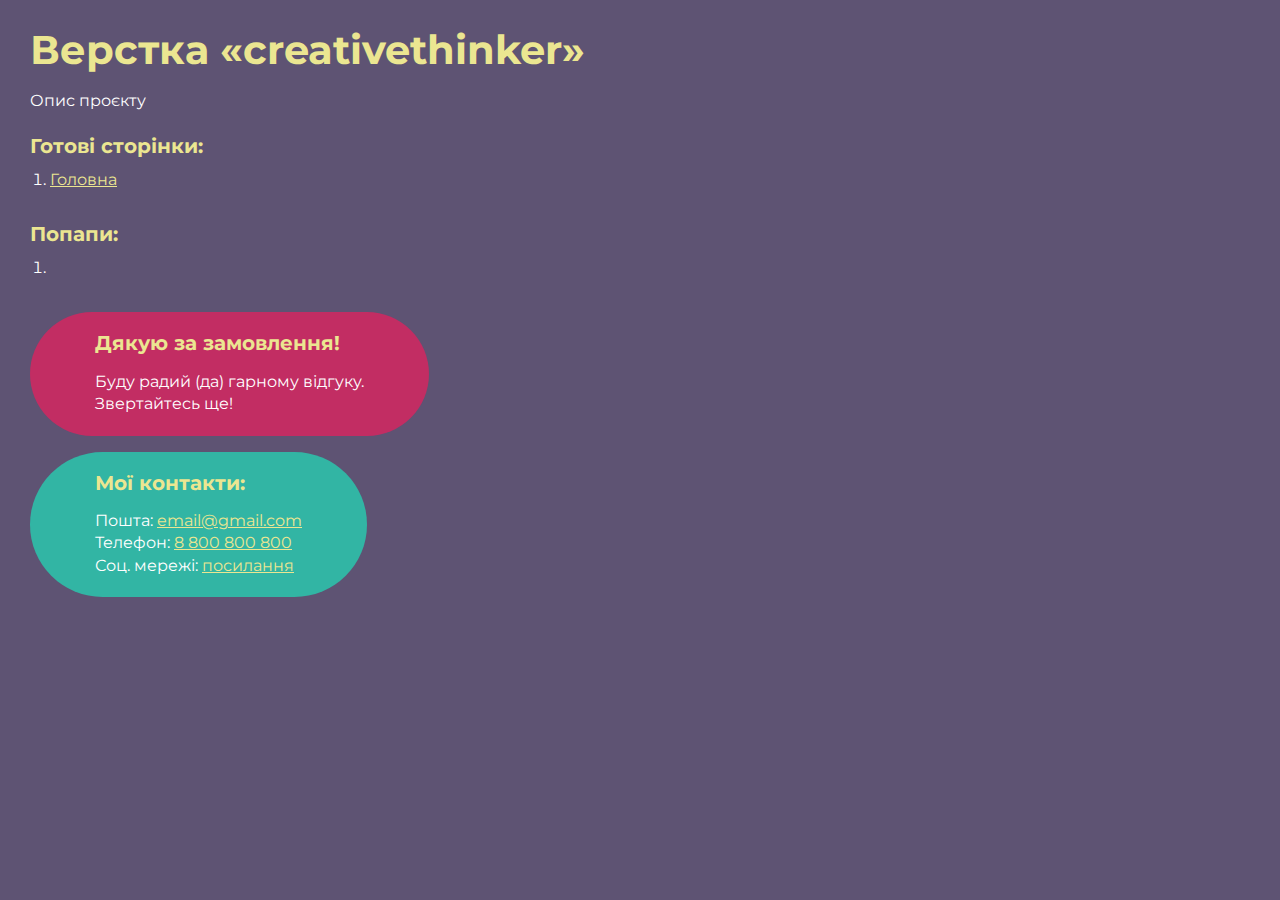
<file: dist/index.html>
<!DOCTYPE html>
<html>

<head>
	<meta charset="UTF-8">
	<meta name="viewport" content="width=device-width, initial-scale=1.0">
	<title>Верстка «creativethinker»</title>
</head>

<body>
	<div class="rootpage">
		<h1>Верстка «creativethinker»</h1>
		<div class="rootpage__info">
			Опис проєкту
		</div>
		<h2>Готові сторінки:</h2>
		<ol class="rootpage__list">
			<li><a target="_blank" href="home.html">Головна</a></li>
		</ol>
		<h2>Попапи:</h2>
		<ol class="rootpage__list">
			<li><a target="_blank" href="home.html#"></a></li>
		</ol>
		<div class="rootpage__tnx">
			<h2>Дякую за замовлення!</h2>
			<p>Буду радий (да) гарному відгуку.</p>
			<p>Звертайтесь ще!</p>
		</div>
		<div class="rootpage__contacts">
			<h2>Мої контакти:</h2>
			<p>Пошта: <a href="mailto:email@gmail.com">email@gmail.com</a></p>
			<p>Телефон: <a href="tel:8800800800">8 800 800 800</a></p>
			<p>Соц. мережі: <a href="">посилання</a></p>
		</div>
	</div>
</body>
<style>
	@charset "UTF-8";
	@import url("https://fonts.googleapis.com/css?family=Montserrat:regular,700&display=swap");

	*,
	*::before,
	*::after {
		padding: 0px;
		margin: 0px;
		border: 0px;
		box-sizing: border-box;
	}

	html,
	body {
		height: 100%;
		margin: 0;
		padding: 0;
		min-width: 320px;
		width: 100%;
		color: #fff;
		background-color: #5e5373;
	}

	body {
		font-family: Montserrat;
		font-size: 100%;
		line-height: 1;
		font-size: 1rem;
	}

	a {
		text-decoration: underline;
		color: #ebe691
	}

	a:visited {
		text-decoration: underline;
		color: #aaa768;
	}

	a:hover {
		text-decoration: none;
	}

	ul li {
		list-style: none;
	}

	img {
		vertical-align: top;
	}

	.wrapper {
		width: 100%;
		min-height: 100%;
		overflow: hidden;
	}

	.rootpage {
		padding: 30px;
		display: flex;
		flex-direction: column;
		align-items: flex-start;
	}

	@media (max-width: 767px) {
		.rootpage {
			padding: 30px 15px;
		}
	}

	h1 {
		color: #ebe691;
		font-size: 2.5rem;
		margin: 0px 0px 1.25rem 0px;
	}

	@media (max-width: 767px) {
		h1 {
			font-size: 1.85rem;
			margin: 0px 0px 1.25rem 0px;
		}
	}

	h2 {
		color: #ebe691;
		font-size: 1.25rem;
		margin: 0px 0px 1rem 0px;
	}

	@media (max-width: 767px) {
		h2 {
			font-size: 1.125rem;
			margin: 0px 0px 1rem 0px;
		}
	}

	.rootpage__info {
		line-height: 140%;
		margin: 0px 0px 1.5rem 0px;
	}

	.rootpage__list {
		margin: 0px 0px 2.25rem 1.25rem;
	}

	.rootpage__list li:not(:last-child) {
		margin: 0px 0px 15px 0px;
	}

	.rootpage__contacts,
	.rootpage__tnx {
		border-radius: 200px;
		padding: 20px 65px;
		line-height: 140%;
	}

	@media (max-width: 767px) {

		.rootpage__contacts,
		.rootpage__tnx {
			border-radius: 40px;
			padding: 20px;
		}
	}

	.rootpage__contacts {
		background: #32b5a4;

	}

	.rootpage__contacts a {
		color: #ebe691;
	}

	.rootpage__tnx {
		background: #c22d63;
		margin: 0px 0px 1rem 0px;
	}
</style>

</html>
</file>
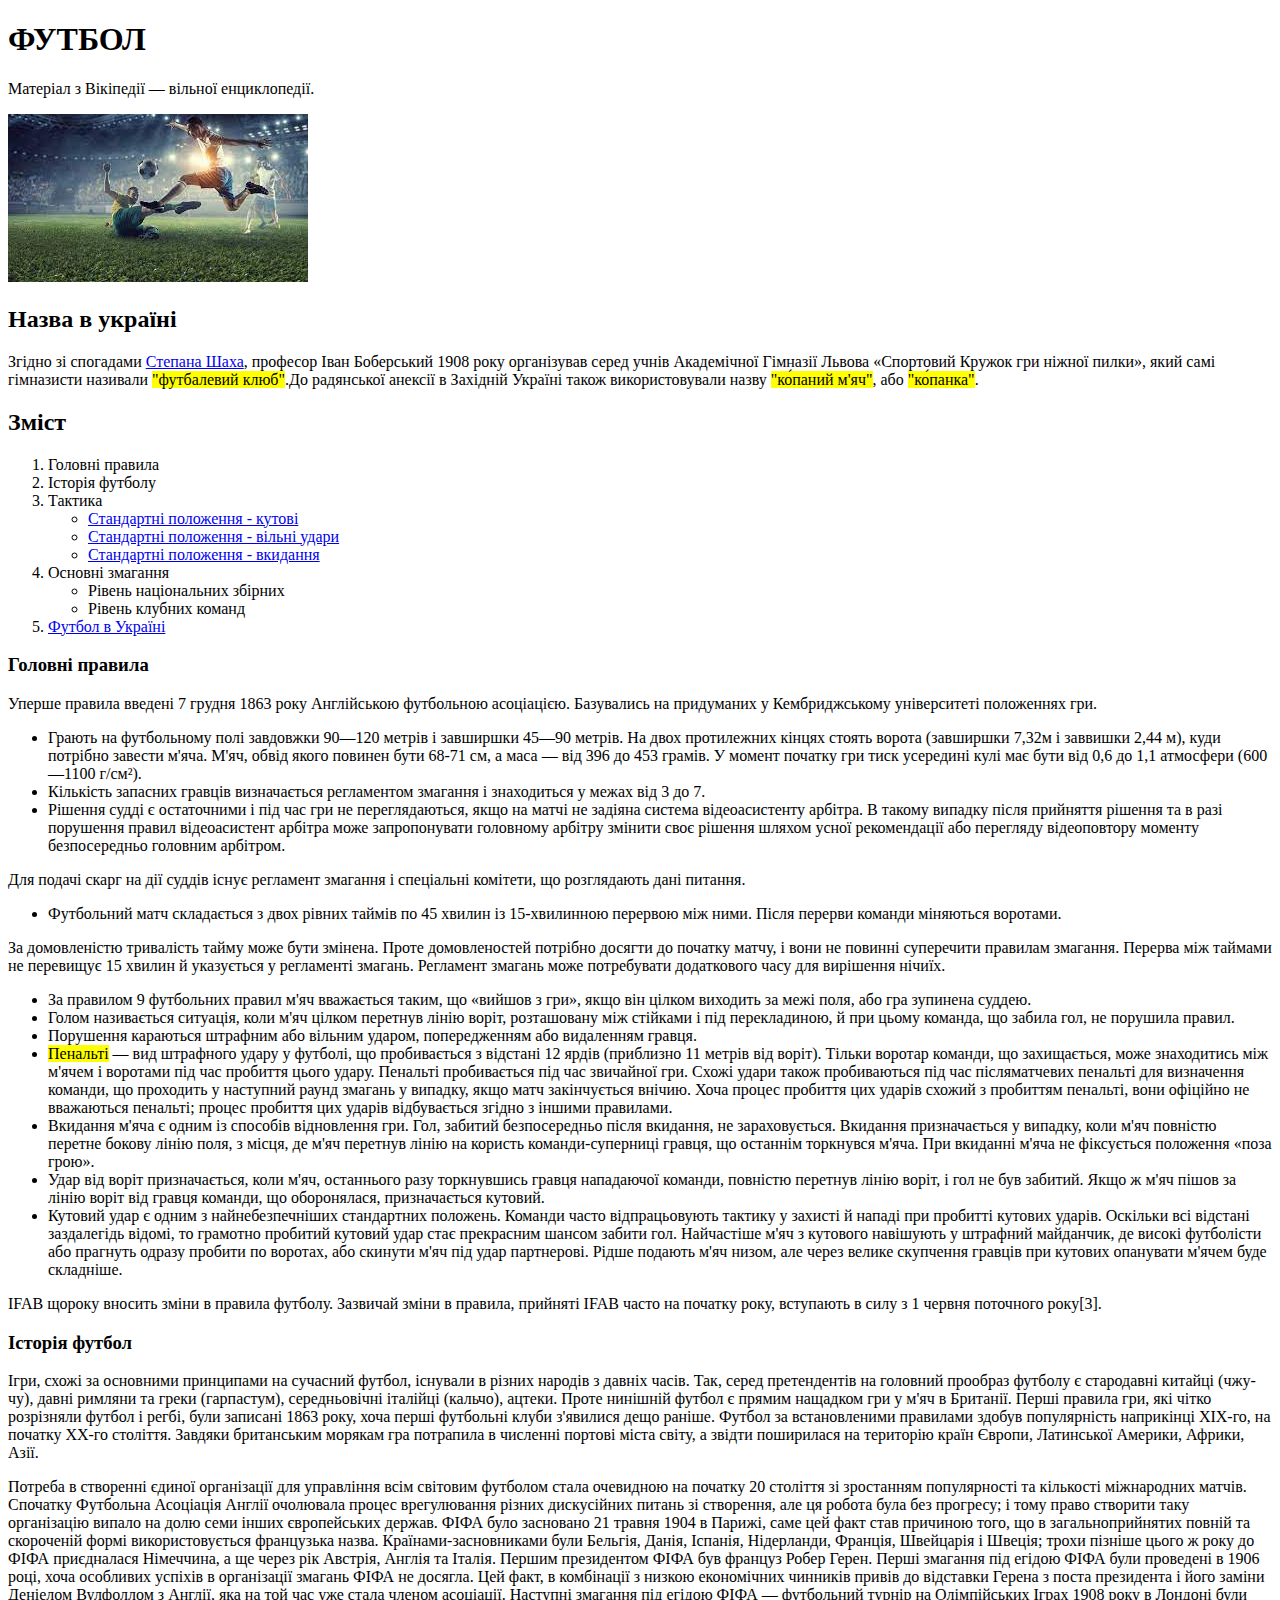
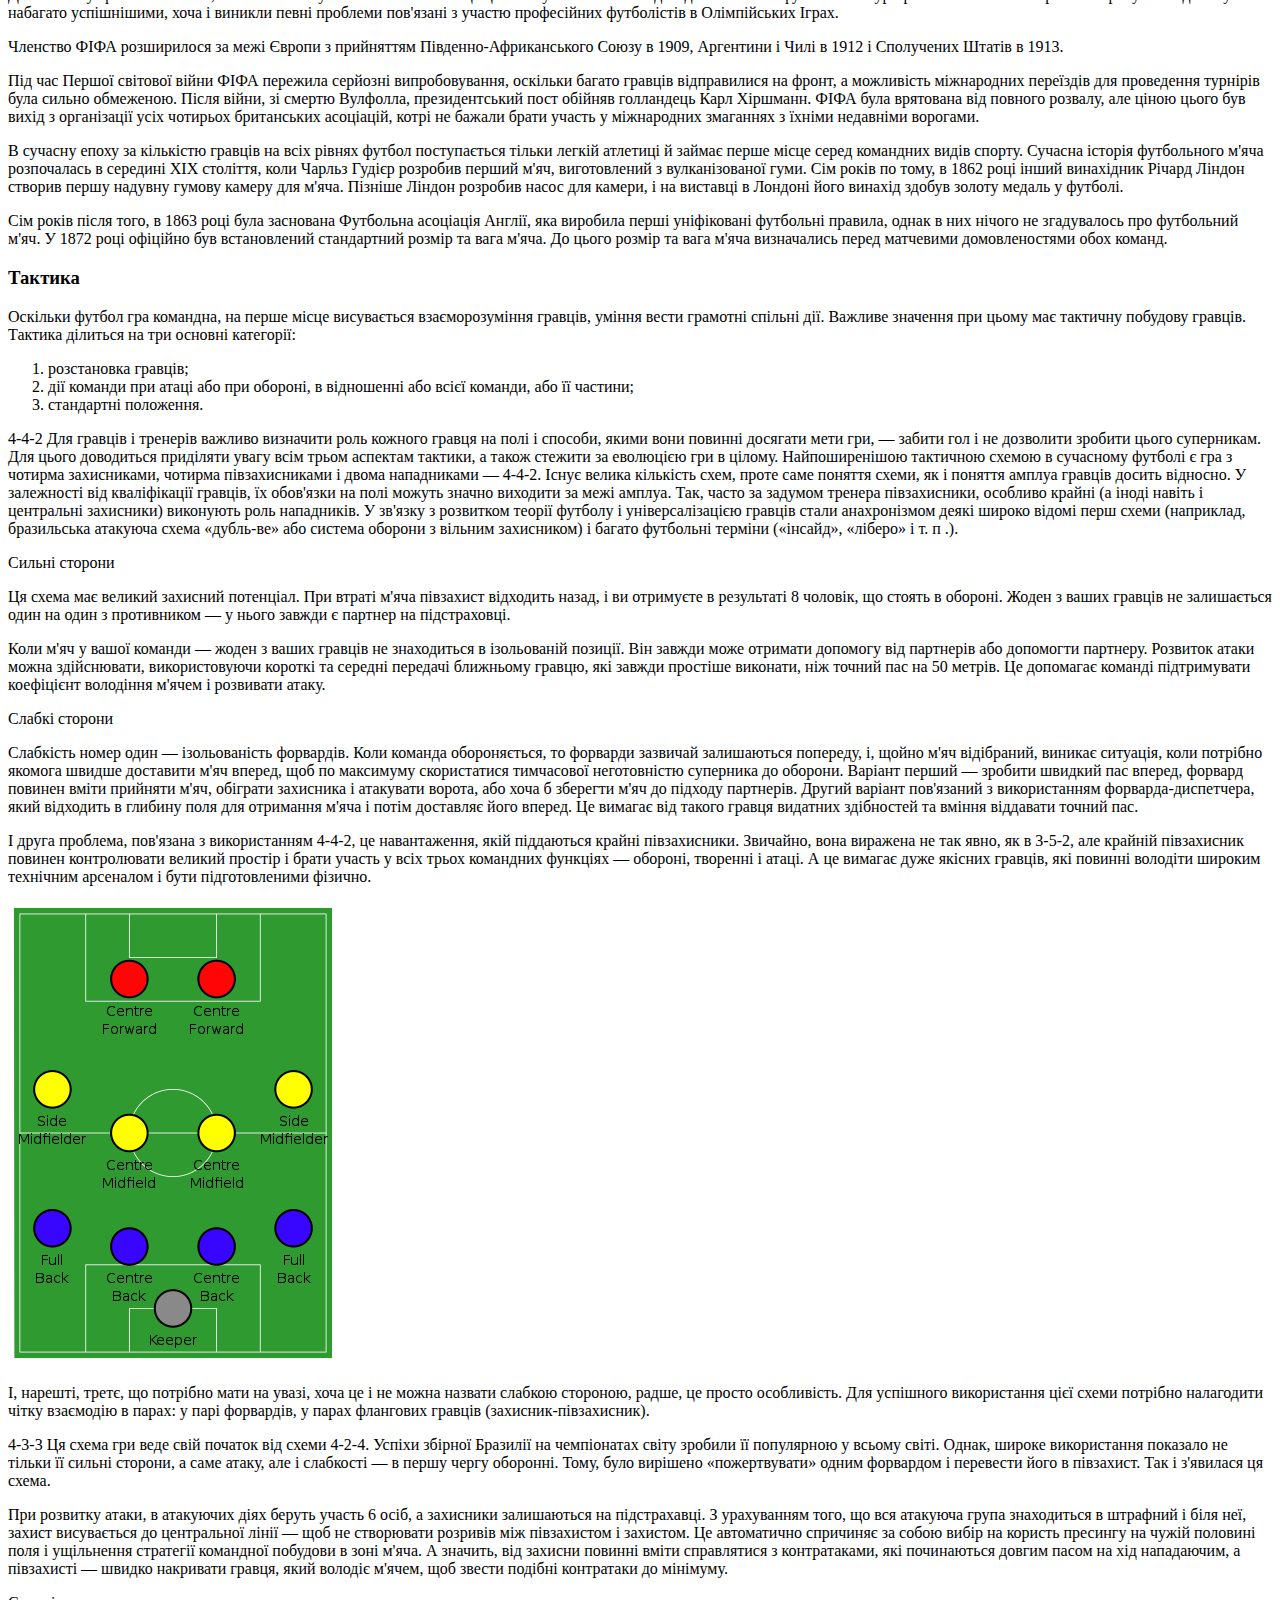
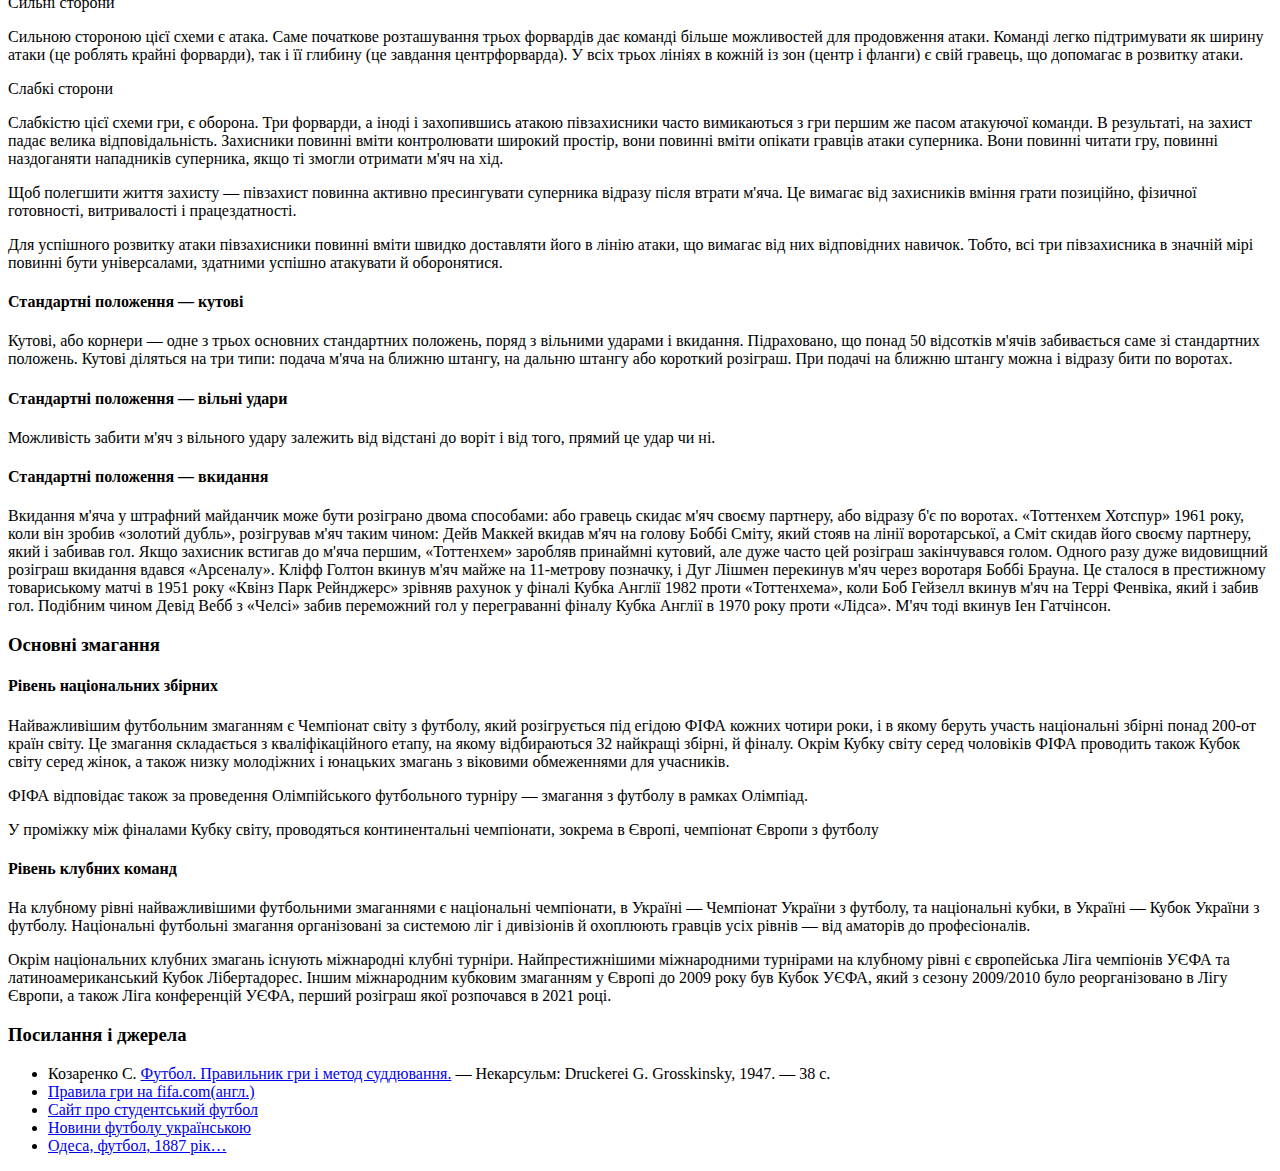
<file: lesson_2/index.html>
<!DOCTYPE html>
<html lang="uk">

<head>
	<meta charset="UTF-8">
	<meta http-equiv="X-UA-Compatible" content="IE=edge">
	<meta name="viewport" content="width=device-width, initial-scale=1.0">
	<title>ДОМАШКА №2</title>
</head>

<body>
	<header class="header">
		<h1 class="go">ФУТБОЛ</h1>
		<p class="start">Матеріал з Вікіпедії — вільної енциклопедії.</p>
	</header>
	<main>
		<img src="img/footbal.jpg" alt="ілюстрація футболу">
		<h2 class="go-2">Назва в україні</h2>
		<p class="goal">
			Згідно зі спогадами
			<a href="https://uk.wikipedia.org/wiki/%D0%A8%D0%B0%D1%85_%D0%A1%D1%82%D0%B5%D0%BF%D0%B0%D0%BD">
				Степана Шаха</a>, професор Іван Боберський 1908 року організував серед учнів Академічної
			Гімназії Львова <span>«Спортовий Кружок гри ніжної пилки»</span>, який самі гімназисти називали <mark
				class="pass">"футбалевий
				клюб"</mark>.До радянської анексії в Західній Україні також використовували назву <mark
				class="pass-1">"ко́паний
				м'яч"</mark>, або
			<mark class="pass-2">"ко́панка"</mark>.
		</p>
		<div class="list">
			<h2 class="go-2">Зміст</h2>
			<ol class="spisok">
				<li>Головні правила</li>
				<li>Історія футболу</li>
				<li>Тактика
					<ul class="spisok-2">
						<li><a href="#p-1" class="link">Стандартні положення - кутові</a></li>
						<li><a href="#p-2" class="link">Стандартні положення - вільні удари</a></li>
						<li><a href="#p-3" class="link">Стандартні положення - вкидання</a></li>
					</ul>
				</li>
				<li>Основні змагання
					<ul class="spisok-3">
						<li>Рівень національних збірних</li>
						<li>Рівень клубних команд</li>
					</ul>
				</li>
				<li> <a target="_blank" href="football_in_ukraine.html">Футбол в Україні</a></li>
			</ol>
		</div>
		<div class="block">
			<h3 class="go-3"> Головні правила </h3>
		</div>
		<div>
			<p class="rules">
				Уперше правила введені 7 грудня 1863 року Англійською футбольною асоціацією. Базувались на придуманих у
				Кембриджському університеті положеннях гри.
			</p>
			<ul class="spisok-4">
				<li>Грають на футбольному полі завдовжки 90—120 метрів і завширшки 45—90 метрів. На двох протилежних кінцях
					стоять ворота (завширшки 7,32м і заввишки 2,44 м), куди потрібно завести м'яча. М'яч, обвід якого
					повинен бути 68-71 см, а маса — від 396 до 453 грамів. У момент початку гри тиск усередині кулі має бути
					від 0,6 до 1,1 атмосфери (600—1100 г/см²).</li>
				<li>Кількість запасних гравців визначається регламентом змагання і знаходиться у межах від 3 до 7.</li>
				<li>Рішення судді є остаточними і під час гри не переглядаються, якщо на матчі не задіяна система
					відеоасистенту арбітра. В такому випадку після прийняття рішення та в разі порушення правил відеоасистент
					арбітра може запропонувати головному арбітру змінити своє рішення шляхом усної рекомендації або перегляду
					відеоповтору моменту безпосередньо головним арбітром.</li>
			</ul>
			<p>Для подачі скарг на дії суддів існує регламент змагання і спеціальні комітети, що розглядають дані
				питання.</p>
			<ul class="spisok-5">
				<li>Футбольний матч складається з двох рівних таймів по 45 хвилин із 15-хвилинною перервою між ними. Після
					перерви команди міняються воротами.</li>
			</ul>
			<p>За домовленістю тривалість тайму може бути змінена. Проте домовленостей потрібно досягти до початку матчу, і
				вони не повинні суперечити правилам змагання. Перерва між таймами не перевищує 15 хвилин й указується у
				регламенті змагань. Регламент змагань може потребувати додаткового часу для вирішення нічиїх.</p>
			<ul class="spisok-6">
				<li>За правилом 9 футбольних правил м'яч вважається таким, що «вийшов з гри», якщо він цілком виходить за
					межі поля, або гра зупинена суддею.</li>
				<li>Голом називається ситуація, коли м'яч цілком перетнув лінію воріт, розташовану між стійками і під
					перекладиною, й при цьому команда, що забила гол, не порушила правил.</li>
				<li>Порушення караються штрафним або вільним ударом, попередженням або видаленням гравця.</li>
				<li><mark class="pass-3">Пенальті</mark> — вид штрафного удару у футболі, що пробивається з відстані 12
					ярдів (приблизно 11
					метрів від
					воріт). Тільки воротар команди, що захищається, може знаходитись між м'ячем і воротами під час пробиття
					цього удару. Пенальті пробивається під час звичайної гри. Схожі удари також пробиваються під час
					післяматчевих пенальті для визначення команди, що проходить у наступний раунд змагань у випадку, якщо
					матч закінчується внічию. Хоча процес пробиття цих ударів схожий з пробиттям пенальті, вони офіційно не
					вважаються пенальті; процес пробиття цих ударів відбувається згідно з іншими правилами.</li>
				<li>Вкидання м'яча є одним із способів відновлення гри. Гол, забитий безпосередньо після вкидання, не
					зараховується. Вкидання призначається у випадку, коли м'яч повністю перетне бокову лінію поля, з місця,
					де м'яч перетнув лінію на користь команди-суперниці гравця, що останнім торкнувся м'яча. При вкиданні
					м'яча не фіксується положення «поза грою».</li>
				<li>Удар від воріт призначається, коли м'яч, останнього разу торкнувшись гравця нападаючої команди, повністю
					перетнув лінію воріт, і гол не був забитий. Якщо ж м'яч пішов за лінію воріт від гравця команди, що
					оборонялася, призначається кутовий.</li>
				<li>Кутовий удар є одним з найнебезпечніших стандартних положень. Команди часто відпрацьовують тактику у
					захисті й нападі при пробитті кутових ударів. Оскільки всі відстані заздалегідь відомі, то грамотно
					пробитий кутовий удар стає прекрасним шансом забити гол. Найчастіше м'яч з кутового навішують у штрафний
					майданчик, де високі футболісти або прагнуть одразу пробити по воротах, або скинути м'яч під удар
					партнерові. Рідше подають м'яч низом, але через велике скупчення гравців при кутових опанувати м'ячем
					буде складніше.</li>
			</ul>
			<p>IFAB щороку вносить зміни в правила футболу. Зазвичай зміни в правила, прийняті IFAB часто на початку року,
				вступають в силу з 1 червня поточного року[3].</p>
		</div>
		<div class="block-2">
			<h3 class="go4"> Історія футбол</h3>
			<p>
				Ігри, схожі за основними принципами на сучасний футбол, існували в різних народів з давніх часів. Так, серед
				претендентів на головний прообраз футболу є стародавні китайці (чжу-чу), давні римляни та греки (гарпастум),
				середньовічні італійці (кальчо), ацтеки. Проте нинішній футбол є прямим нащадком гри у м'яч в Британії.
				Перші правила гри, які чітко розрізняли футбол і регбі, були записані 1863 року, хоча перші футбольні клуби
				з'явилися дещо раніше. Футбол за встановленими правилами здобув популярність наприкінці XIX-го, на початку
				XX-го століття. Завдяки британським морякам гра потрапила в численні портові міста світу, а звідти
				поширилася на територію країн Європи, Латинської Америки, Африки, Азії.
			</p>
			<p>
				Потреба в створенні єдиної організації для управління всім світовим футболом стала очевидною на початку 20
				століття зі зростанням популярності та кількості міжнародних матчів. Спочатку Футбольна Асоціація Англії
				очолювала процес врегулювання різних дискусійних питань зі створення, але ця робота була без прогресу; і
				тому право створити таку організацію випало на долю семи інших європейських держав. ФІФА було засновано 21
				травня 1904 в Парижі, саме цей факт став причиною того, що в загальноприйнятих повній та скороченій формі
				використовується французька назва. Країнами-засновниками були Бельгія, Данія, Іспанія, Нідерланди, Франція,
				Швейцарія і Швеція; трохи пізніше цього ж року до ФІФА приєдналася Німеччина, а ще через рік Австрія, Англія
				та Італія. Першим президентом ФІФА був француз Робер Герен. Перші змагання під егідою ФІФА були проведені в
				1906 році, хоча особливих успіхів в організації змагань ФІФА не досягла. Цей факт, в комбінації з низкою
				економічних чинників привів до відставки Герена з поста президента і його заміни Деніелом Вулфоллом з
				Англії, яка на той час уже стала членом асоціації. Наступні змагання під егідою ФІФА — футбольний турнір на
				Олімпійських Іграх 1908 року в Лондоні були набагато успішнішими, хоча і виникли певні проблеми пов'язані з
				участю професійних футболістів в Олімпійських Іграх.
			</p>
			<p>
				Членство ФІФА розширилося за межі Європи з прийняттям Південно-Африканського Союзу в 1909, Аргентини і Чилі
				в 1912 і Сполучених Штатів в 1913.
			</p>
			<p>
				Під час Першої світової війни ФІФА пережила серйозні випробовування, оскільки багато гравців відправилися на
				фронт, а можливість міжнародних переїздів для проведення турнірів була сильно обмеженою. Після війни, зі
				смертю Вулфолла, президентський пост обійняв голландець Карл Хіршманн. ФІФА була врятована від повного
				розвалу, але ціною цього був вихід з організації усіх чотирьох британських асоціацій, котрі не бажали брати
				участь у міжнародних змаганнях з їхніми недавніми ворогами.
			</p>
			<p>
				В сучасну епоху за кількістю гравців на всіх рівнях футбол поступається тільки легкій атлетиці й займає
				перше місце серед командних видів спорту. Сучасна історія футбольного м'яча розпочалась в середині XIX
				століття, коли Чарльз Гудієр розробив перший м'яч, виготовлений з вулканізованої гуми. Сім років по тому, в
				1862 році інший винахідник Річард Ліндон створив першу надувну гумову камеру для м'яча. Пізніше Ліндон
				розробив насос для камери, і на виставці в Лондоні його винахід здобув золоту медаль у футболі.
			</p>
			<p>
				Сім років після того, в 1863 році була заснована Футбольна асоціація Англії, яка виробила перші уніфіковані
				футбольні правила, однак в них нічого не згадувалось про футбольний м'яч. У 1872 році офіційно був
				встановлений стандартний розмір та вага м'яча. До цього розмір та вага м'яча визначались перед матчевими
				домовленостями обох команд.
			</p>
		</div>
		<div class="block-3">
			<h3 class="go-5"> Тактика</h3>
			<p>Оскільки футбол гра командна, на перше місце висувається взаєморозуміння гравців, уміння вести грамотні
				спільні дії. Важливе значення при цьому має тактичну побудову гравців. Тактика ділиться на три основні
				категорії:</p>
			<ol class="spisok-7">
				<li>розстановка гравців;</li>
				<li>дії команди при атаці або при обороні, в відношенні або всієї команди, або її частини;</li>
				<li>стандартні положення.</li>
			</ol>
			<p>
				4-4-2
				Для гравців і тренерів важливо визначити роль кожного гравця на полі і способи, якими вони повинні досягати
				мети гри, — забити гол і не дозволити зробити цього суперникам. Для цього доводиться приділяти увагу всім
				трьом
				аспектам тактики, а також стежити за еволюцією гри в цілому. Найпоширенішою тактичною схемою в сучасному
				футболі є гра з чотирма захисниками, чотирма півзахисниками і двома нападниками — 4-4-2. Існує велика
				кількість
				схем, проте саме поняття схеми, як і поняття амплуа гравців досить відносно. У залежності від кваліфікації
				гравців, їх обов'язки на полі можуть значно виходити за межі амплуа. Так, часто за задумом тренера
				півзахисники, особливо крайні (а іноді навіть і центральні захисники) виконують роль нападників. У зв'язку з
				розвитком теорії футболу і універсалізацією гравців стали анахронізмом деякі широко відомі перш схеми
				(наприклад, бразильська атакуюча схема «дубль-ве» або система оборони з вільним захисником) і багато
				футбольні
				терміни («інсайд», «ліберо» і т. п .).
			</p>
			<span>Сильні сторони</span>
			<br>
			<p>
				Ця схема має великий захисний потенціал. При втраті м'яча півзахист відходить назад, і ви отримуєте в
				результаті 8 чоловік, що стоять в обороні. Жоден з ваших гравців не залишається один на один з противником —
				у
				нього завжди є партнер на підстраховці.
			</p>
			<p>
				Коли м'яч у вашої команди — жоден з ваших гравців не знаходиться в ізольованій позиції. Він завжди може
				отримати допомогу від партнерів або допомогти партнеру. Розвиток атаки можна здійснювати, використовуючи
				короткі та середні передачі ближньому гравцю, які завжди простіше виконати, ніж точний пас на 50 метрів. Це
				допомагає команді підтримувати коефіцієнт володіння м'ячем і розвивати атаку.
			</p>
			<span>Слабкі сторони</span>
			<br>
			<p>
				Слабкість номер один — ізольованість форвардів. Коли команда обороняється, то форварди зазвичай залишаються
				попереду, і, щойно м'яч відібраний, виникає ситуація, коли потрібно якомога швидше доставити м'яч вперед,
				щоб
				по максимуму скористатися тимчасової неготовністю суперника до оборони. Варіант перший — зробити швидкий пас
				вперед, форвард повинен вміти прийняти м'яч, обіграти захисника і атакувати ворота, або хоча б зберегти м'яч
				до
				підходу партнерів. Другий варіант пов'язаний з використанням форварда-диспетчера, який відходить в глибину
				поля
				для отримання м'яча і потім доставляє його вперед. Це вимагає від такого гравця видатних здібностей та
				вміння
				віддавати точний пас.
			</p>
			<p>
				І друга проблема, пов'язана з використанням 4-4-2, це навантаження, якій піддаються крайні півзахисники.
				Звичайно, вона виражена не так явно, як в 3-5-2, але крайній півзахисник повинен контролювати великий
				простір і
				брати участь у всіх трьох командних функціях — обороні, творенні і атаці. А це вимагає дуже якісних гравців,
				які повинні володіти широким технічним арсеналом і бути підготовленими фізично.
			</p>
			<img src="img/footbal1.jpg" alt="Тактика 4-4-2">
			<p>
				І, нарешті, третє, що потрібно мати на увазі, хоча це і не можна назвати слабкою стороною, радше, це просто
				особливість. Для успішного використання цієї схеми потрібно налагодити чітку взаємодію в парах: у парі
				форвардів, у парах флангових гравців (захисник-півзахисник).
			</p>
			<p>
				4-3-3
				Ця схема гри веде свій початок від схеми 4-2-4. Успіхи збірної Бразилії на чемпіонатах світу зробили її
				популярною у всьому світі. Однак, широке використання показало не тільки її сильні сторони, а саме атаку,
				але і
				слабкості — в першу чергу оборонні. Тому, було вирішено «пожертвувати» одним форвардом і перевести його в
				півзахист. Так і з'явилася ця схема.
			</p>
			<p>
				При розвитку атаки, в атакуючих діях беруть участь 6 осіб, а захисники залишаються на підстрахавці. З
				урахуванням того, що вся атакуюча група знаходиться в штрафний і біля неї, захист висувається до центральної
				лінії — щоб не створювати розривів між півзахистом і захистом. Це автоматично спричиняє за собою вибір на
				користь пресингу на чужій половині поля і ущільнення стратегії командної побудови в зоні м'яча. А значить,
				від
				захисни повинні вміти справлятися з контратаками, які починаються довгим пасом на хід нападаючим, а
				півзахисті
				— швидко накривати гравця, який володіє м'ячем, щоб звести подібні контратаки до мінімуму.
			</p>
			<span>Сильні сторони</span>
			<br>
			<p>
				Сильною стороною цієї схеми є атака. Саме початкове розташування трьох форвардів дає команді більше
				можливостей
				для продовження атаки. Команді легко підтримувати як ширину атаки (це роблять крайні форварди), так і її
				глибину (це завдання центрфорварда). У всіх трьох лініях в кожній із зон (центр і фланги) є свій гравець, що
				допомагає в розвитку атаки.
			</p>
			<span>Слабкі сторони</span>
			<br>
			<p>
				Слабкістю цієї схеми гри, є оборона. Три форварди, а іноді і захопившись атакою півзахисники часто
				вимикаються
				з гри першим же пасом атакуючої команди. В результаті, на захист падає велика відповідальність. Захисники
				повинні вміти контролювати широкий простір, вони повинні вміти опікати гравців атаки суперника. Вони повинні
				читати гру, повинні наздоганяти нападників суперника, якщо ті змогли отримати м'яч на хід.
			</p>
			<p>
				Щоб полегшити життя захисту — півзахист повинна активно пресингувати суперника відразу після втрати м'яча.
				Це
				вимагає від захисників вміння грати позиційно, фізичної готовності, витривалості і працездатності.
			</p>
			<p>
				Для успішного розвитку атаки півзахисники повинні вміти швидко доставляти його в лінію атаки, що вимагає від
				них відповідних навичок. Тобто, всі три півзахисника в значній мірі повинні бути універсалами, здатними
				успішно
				атакувати й оборонятися.
			</p>
			<h4 id="p-1">Стандартні положення — кутові</h4>

			Кутові, або корнери — одне з трьох основних стандартних положень, поряд з вільними ударами і вкидання.
			Підраховано, що понад 50 відсотків м'ячів забивається саме зі стандартних положень.
			Кутові діляться на три типи: подача м'яча на ближню штангу, на дальню штангу або короткий розіграш. При подачі
			на ближню штангу можна і відразу бити по воротах.
			<h4 id="p-2">Стандартні положення — вільні удари</h4>

			Можливість забити м'яч з вільного удару залежить від відстані до воріт і від того, прямий це удар чи ні.
			<h4 id="p-3">Стандартні положення — вкидання</h4>

			<p>
				Вкидання м'яча у штрафний майданчик може бути розіграно двома способами: або гравець скидає м'яч своєму
				партнеру, або відразу б'є по воротах. «Тоттенхем Хотспур» 1961 року, коли він зробив «золотий дубль»,
				розігрував м'яч таким чином: Дейв Маккей вкидав м'яч на голову Боббі Сміту, який стояв на лінії
				воротарської, а
				Сміт скидав його своєму партнеру, який і забивав гол. Якщо захисник встигав до м'яча першим, «Тоттенхем»
				заробляв принаймні кутовий, але дуже часто цей розіграш закінчувався голом. Одного разу дуже видовищний
				розіграш вкидання вдався «Арсеналу». Кліфф Голтон вкинув м'яч майже на 11-метрову позначку, і Дуг Лішмен
				перекинув м'яч через воротаря Боббі Брауна. Це сталося в престижному товариському матчі в 1951 року «Квінз
				Парк
				Рейнджерс» зрівняв рахунок у фіналі Кубка Англії 1982 проти «Тоттенхема», коли Боб Гейзелл вкинув м'яч на
				Террі
				Фенвіка, який і забив гол. Подібним чином Девід Вебб з «Челсі» забив переможний гол у переграванні фіналу
				Кубка
				Англії в 1970 року проти «Лідса». М'яч тоді вкинув Іен Гатчінсон.
			</p>
		</div>
		<div class="block-4">
			<h3 class="go-6">Основні змагання</h3>
			<h4>Рівень національних збірних</h4>
			<p>
				Найважливішим футбольним змаганням є Чемпіонат світу з футболу, який розігрується під егідою ФІФА кожних
				чотири
				роки, і в якому беруть участь національні збірні понад 200-от країн світу. Це змагання складається з
				кваліфікаційного етапу, на якому відбираються 32 найкращі збірні, й фіналу. Окрім Кубку світу серед
				чоловіків
				ФІФА проводить також Кубок світу серед жінок, а також низку молодіжних і юнацьких змагань з віковими
				обмеженнями для учасників.
			</p>
			<p>ФІФА відповідає також за проведення Олімпійського футбольного турніру — змагання з футболу в рамках
				Олімпіад.</p>
			<p>
				У проміжку між фіналами Кубку світу, проводяться континентальні чемпіонати, зокрема в Європі, чемпіонат
				Європи
				з футболу
			</p>
			<h4>Рівень клубних команд</h4>
			<p>
				На клубному рівні найважливішими футбольними змаганнями є національні чемпіонати, в Україні — Чемпіонат
				України
				з футболу, та національні кубки, в Україні — Кубок України з футболу. Національні футбольні змагання
				організовані за системою ліг і дивізіонів й охоплюють гравців усіх рівнів — від аматорів до професіоналів.
			</p>
			<p>
				Окрім національних клубних змагань існують міжнародні клубні турніри. Найпрестижнішими міжнародними
				турнірами
				на клубному рівні є європейська Ліга чемпіонів УЄФА та латиноамериканський Кубок Лібертадорес. Іншим
				міжнародним кубковим змаганням у Європі до 2009 року був Кубок УЄФА, який з сезону 2009/2010 було
				реорганізовано в Лігу Європи, а також Ліга конференцій УЄФА, перший розіграш якої розпочався в 2021 році.
			</p>
		</div>
	</main>
	<footer>
		<div class="block-9">
			<h3 class="go-7">Посилання і джерела</h3>
			<ul class="spisok-9">
				<li>Козаренко С. <a target="_blank"
						href="https://diasporiana.org.ua/miscellaneous/kozarenko-s-futbol-pravylnyk-gry-i-metod-suddyuvannya/">Футбол.
						Правильник гри і метод суддювання.</a> — Некарсульм: Druckerei G. Grosskinsky, 1947. —
					38 c.</li>
				<li><a target="_blank" href="https://www.fifa.com/worldfootball/lawsofthegame.html">Правила гри на
						fifa.com(англ.)</a></li>
				<li><a target="_blank" href="http://fask.com.ua/">Сайт про студентський футбол</a></li>
				<li><a target="_blank" href="http://football-ukraine.com/">Новини футболу українською</a></li>
				<li><a target="_blank" href="https://upl.ua/ua/news/view/3174">Одеса, футбол, 1887 рік…</a></li>
			</ul>
		</div>
	</footer>
</body>

</html>
</file>
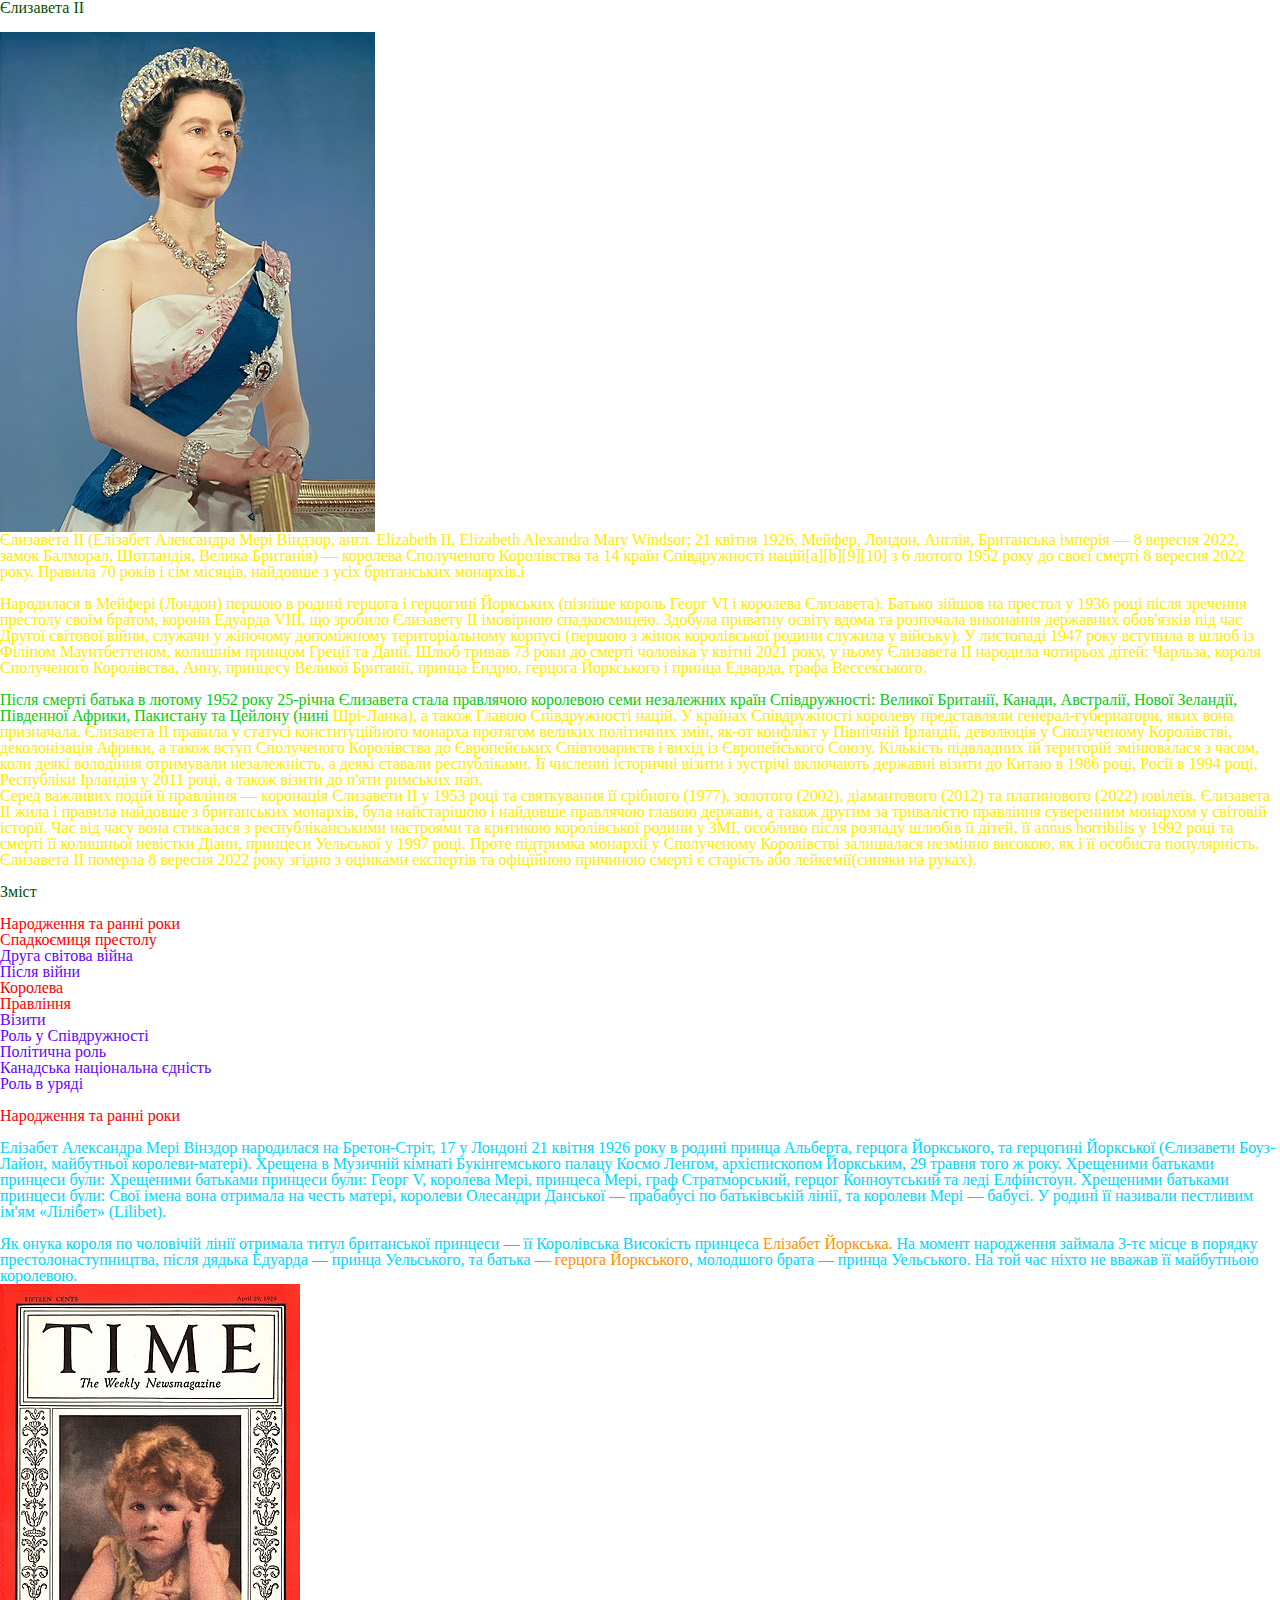
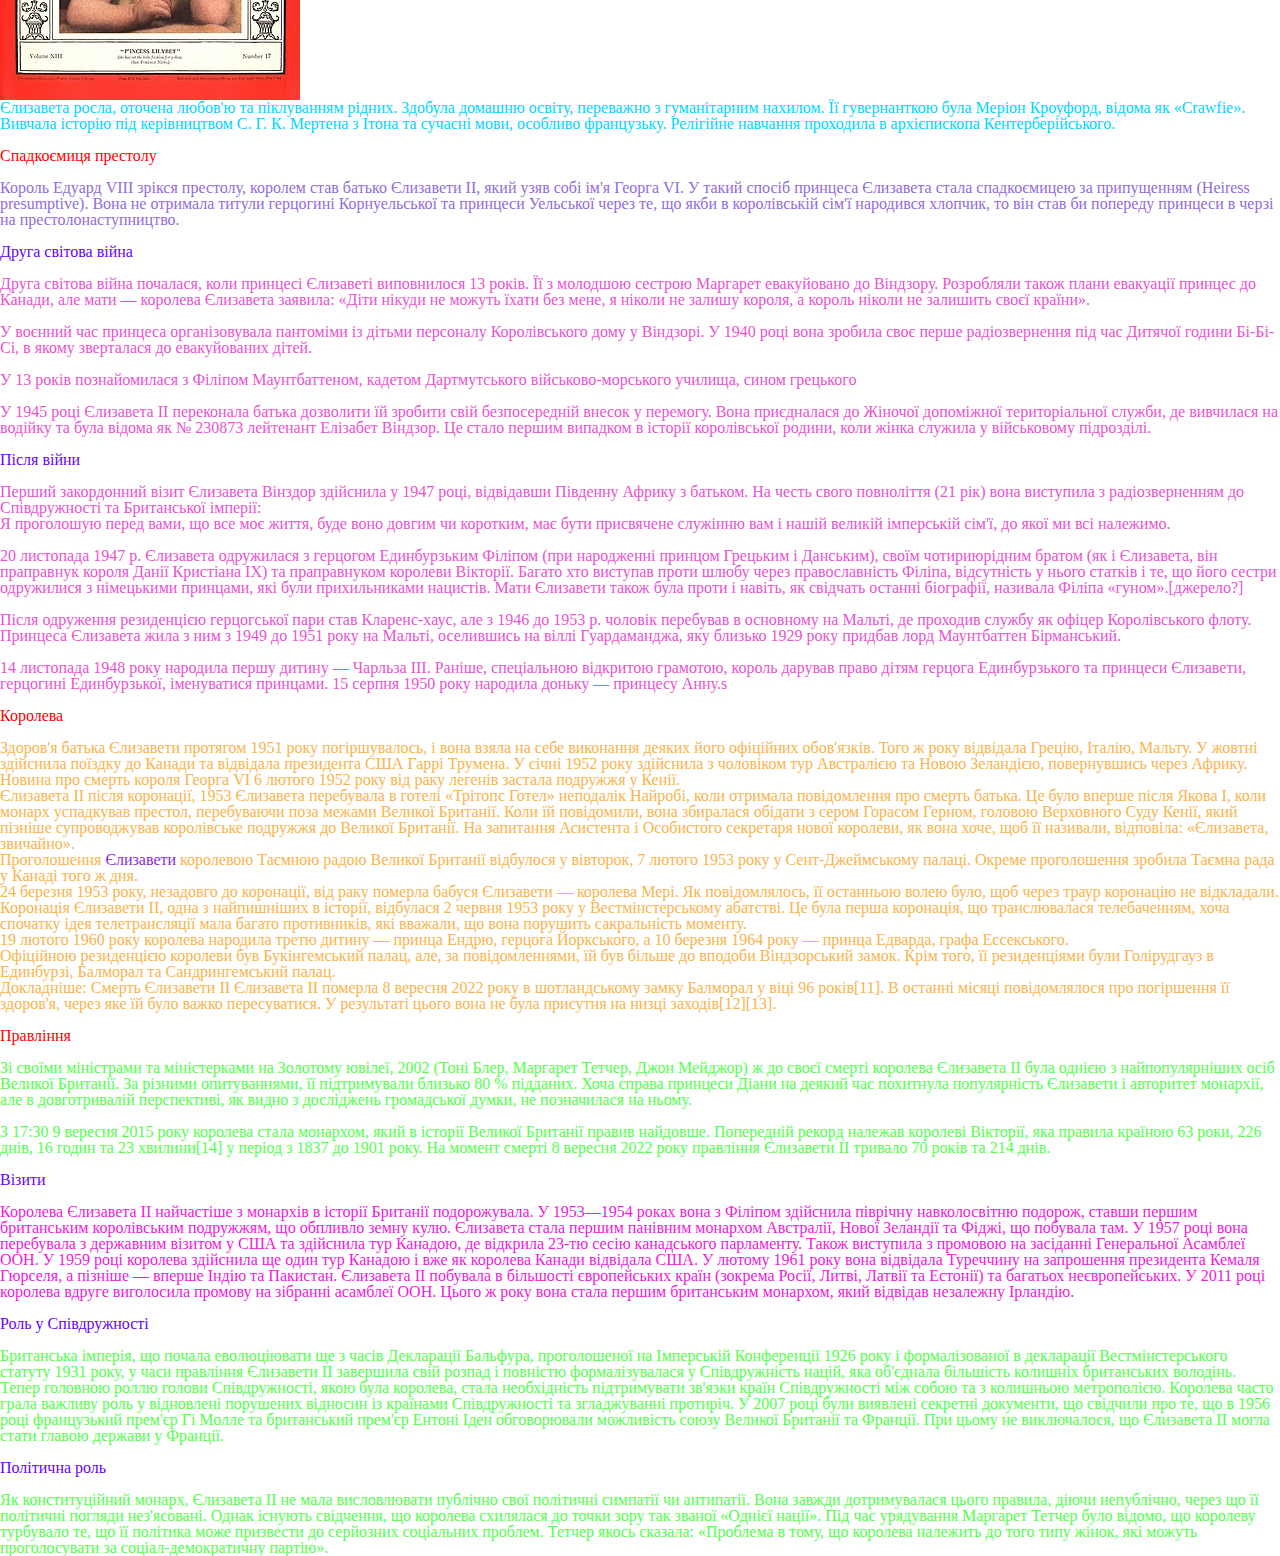
<file: lesson_3/index.html>
<!DOCTYPE html>
<html lang="uk">

<head>
	<meta charset="UTF-8">
	<meta name="viewport" content="width=device-width, initial-scale=1.0">
	<link rel="stylesheet" href="css/style.css">
	<title>ДОМАШКА №3</title>
</head>

<body>
	<div>
		<h1>Єлизавета II</h1>
		<br>
		<img src="img/Queen_Elizabeth_II.jpg" alt="">
	</div>
	<div class="text">
		<p>Єлизаве́та II (Елізабет Александра Мері Віндзор, англ. Elizabeth II, Elizabeth Alexandra Mary Windsor; 21
			квітня 1926, Мейфер, Лондон, Англія, Британська імперія — 8 вересня 2022, замок Балморал, Шотландія, Велика
			Британія) — королева Сполученого Королівства та 14 країн Співдружності націй[a][b][9][10] з 6 лютого 1952 року
			до своєї смерті 8 вересня 2022 року. Правила 70 років і сім місяців, найдовше з усіх британських монархів.і
		</p>
		<br>
		<p>
			Народилася в Мейфері (Лондон) першою в родині герцога і герцогині Йоркських (пізніше король Георг VI і королева
			Єлизавета). Батько зійшов на престол у 1936 році після зречення престолу своїм братом, корони Едуарда VIII, що
			зробило Єлизавету II імовірною спадкоємицею. Здобула приватну освіту вдома та розпочала виконання державних
			обов'язків під час Другої світової війни, служачи у жіночому допоміжному територіальному корпусі (першою з
			жінок
			королівської родини служила у війську). У листопаді 1947 року вступила в шлюб із Філіпом Маунтбеттеном,
			колишнім
			принцом Греції та Данії. Шлюб тривав 73 роки до смерті чоловіка у квітні 2021 року, у ньому Єлизавета II
			народила
			чотирьох дітей: Чарльза, короля Сполученого Королівства, Анну, принцесу Великої Британії, принца Ендрю, герцога
			Йоркського і принца Едварда, графа Вессекського.
		</p>
		<br>
		<p>
			<span>
				Після смерті батька в лютому 1952 року 25-річна Єлизавета стала правлячою королевою семи незалежних країн
				Співдружності: Великої Британії, Канади, Австралії, Нової Зеландії, Південної Африки, Пакистану та Цейлону
				(нині
			</span>
			Шрі-Ланка), а також Главою Співдружності націй. У країнах Співдружності королеву представляли
			генерал-губернатори,
			яких вона призначала. Єлизавета II правила у статусі конституційного монарха протягом великих політичних змін,
			як-от конфлікт у Північній Ірландії, деволюція у Сполученому Королівстві, деколонізація Африки, а також вступ
			Сполученого Королівства до Європейських Співтовариств і вихід із Європейського Союзу. Кількість підвладних їй
			територій змінювалася з часом, коли деякі володіння отримували незалежність, а деякі ставали республіками. Її
			численні історичні візити і зустрічі включають державні візити до Китаю в 1986 році, Росії в 1994 році,
			Республіки
			Ірландія у 2011 році, а також візити до п'яти римських пап.
		</p>
		<p>
			Серед важливих подій її правління — коронація Єлизавети II у 1953 році та святкування її срібного (1977),
			золотого
			(2002), діамантового (2012) та платинового (2022) ювілеїв. Єлизавета II жила і правила найдовше з британських
			монархів, була найстарішою і найдовше правлячою главою держави, а також другим за тривалістю правління
			суверенним
			монархом у світовій історії. Час від часу вона стикалася з республіканськими настроями та критикою королівської
			родини у ЗМІ, особливо після розпаду шлюбів її дітей, її annus horribilis у 1992 році та смерті її колишньої
			невістки Діани, принцеси Уельської у 1997 році. Проте підтримка монархії у Сполученому Королівстві залишалася
			незмінно високою, як і її особиста популярність. Єлизавета II померла 8 вересня 2022 року згідно з оцінками
			експертів та офіцїйною причиною смерті є старість або лейкемії(синяки на руках).
		</p>
		<br>
	</div>
	<div>
		<h2>Зміст</h2>
		<br>
		<ol>
			<li><a href="#p-1" class="link">Народження та ранні роки</a></li>
			<li><a href="#p-2" class="link">Спадкоємиця престолу</a>
				<ul class="point">
					<li>Друга світова війна</li>
					<li>Після війни</li>
				</ul>
			</li>
			<li><a href="#p-3" class="link">Королева</a></li>
			<li><a href="#p-3" class="link">Правління</a>
				<ul class="point-2">
					<li>Візити</li>
					<li>Роль у Співдружності</li>
					<li>Політична роль</li>
					<li>Канадська національна єдність</li>
					<li>Роль в уряді</li>
				</ul>
			</li>
		</ol>
	</div>
	<br>
	<div class="text-1">
		<h3 id="p-1">Народження та ранні роки</h3>
	</div>
	<br>
	<p>
		Елізабет Александра Мері Вінздор народилася на Бретон-Стріт, 17 у Лондоні 21 квітня 1926 року в родині
		принца
		Альберта, герцога Йоркського, та герцогині Йоркської (Єлизавети Боуз-Лайон, майбутньої королеви-матері).
		Хрещена в Музичній кімнаті Букінгемського палацу Космо Ленгом, архієпископом Йоркським, 29 травня того ж
		року.
		Хрещеними батьками принцеси були:
		Хрещеними батьками принцеси були: Георг V, королева Мері, принцеса Мері, граф Стратморський, герцог
		Конноутський та леді Елфінстоун.
		Хрещеними батьками принцеси були: Свої імена вона отримала на честь матері, королеви Олесандри Данської —
		прабабусі по батьківській лінії, та королеви Мері — бабусі. У родині її називали пестливим ім'ям
		«Лілібет»
		(Lilibet).
	</p>
	<br>
	<p class="paragraf">
		Як онука короля по чоловічій лінії отримала титул британської принцеси — її Королівська Високість
		принцеса
		<span class="glory">Елізабет Йоркська.</span> На момент народження займала 3-тє місце в порядку престолонаступництва, після дядька
		Едуарда
		— принца Уельського, та батька — <span class="glory">герцога Йоркського</span>, молодшого брата — принца Уельського. На той час
		ніхто не вважав її майбутньою королевою.
	</p>
	<div class="photo">
		<img src="img/little_Elizabeth.jpg" alt="">
	</div>
	<p>
		Єлизавета росла, оточена любов'ю та піклуванням рідних. Здобула домашню освіту, переважно з гуманітарним
		нахилом. Її гувернанткою була Меріон Кроуфорд, відома як «Crawfie». Вивчала історію під керівництвом С.
		Г.
		К.
		Мертена з Ітона та сучасні мови, особливо французьку. Релігійне навчання проходила в архієпископа
		Кентерберійського.
	</p>
	<br>
	<div class="text-2">
		<div>
			<h3 id="p-2">Спадкоємиця престолу</h3>
		</div>
		<br>
		<p class="paragraf-1">
			Король Едуард VIII зрікся престолу, королем став батько Єлизавети II, який узяв собі ім'я Георга VI. У такий
			спосіб принцеса Єлизавета стала спадкоємицею за припущенням (Heiress presumptive). Вона не отримала титули
			герцогині Корнуельської та принцеси Уельської через те, що якби в королівській сім'ї народився хлопчик, то
			він став би попереду принцеси в черзі на престолонаступництво.
		</p>
		<br>
		<div>
			<h4>Друга світова війна</h4>
			<br>
			<p class="paragraf-2_words">
				Друга світова війна почалася, коли принцесі Єлизаветі виповнилося 13 років. Її з молодшою сестрою
				Маргарет евакуйовано до Віндзору. Розробляли також плани евакуації принцес до Канади, але мати — королева
				Єлизавета заявила: «Діти нікуди не можуть їхати без мене, я ніколи не залишу короля, а король ніколи не
				залишить своєї країни».
			</p>
			<br>
			<p class="paragraf-3_words">
				У воєнний час принцеса організовувала пантоміми із дітьми персоналу Королівського дому у Віндзорі. У 1940
				році вона зробила своє перше радіозвернення під час Дитячої години Бі-Бі-Сі, в якому зверталася до
				евакуйованих дітей.
			</p>
			<br>
			<p class="paragraf-4_words">
				У 13 років познайомилася з Філіпом Маунтбаттеном, кадетом Дартмутського військово-морського училища,
				сином грецького
			</p>
			<br>
			<p class="paragraf-5_words">
				У 1945 році Єлизавета II переконала батька дозволити їй зробити свій безпосередній внесок у перемогу.
				Вона приєдналася до Жіночої допоміжної територіальної служби, де вивчилася на водійку та була відома як №
				230873 лейтенант Елізабет Віндзор. Це стало першим випадком в історії королівської родини, коли жінка
				служила у військовому підрозділі.
			</p>
			<br>
			<h4>Після війни</h4>
			<br>
			<p class="paragraf-6_words">
				Перший закордонний візит Єлизавета Вінздор здійснила у 1947 році, відвідавши Південну Африку з батьком.
				На честь свого повноліття (21 рік) вона виступила з радіозверненням до Співдружності та Британської імперії:
			</p>
			<p class="paragraf-7_words">
				Я проголошую перед вами, що все моє життя, буде воно довгим чи коротким, має бути присвячене служінню вам
				і нашій великій імперській сім'ї, до якої ми всі належимо.
			</p>
			<br>
			<p class="paragraf-8_words">
				20 листопада 1947 р. Єлизавета одружилася з герцогом Единбурзьким Філіпом (при народженні принцом
				Грецьким і
				Данським), своїм чотириюрідним братом (як і Єлизавета, він праправнук короля Данії Кристіана IX) та
				праправнуком королеви Вікторії. Багато хто виступав проти шлюбу через православність Філіпа, відсутність
				у
				нього статків і те, що його сестри одружилися з німецькими принцами, які були прихильниками нацистів.
				Мати
				Єлизавети також була проти і навіть, як свідчать останні біографії, називала Філіпа «гуном».[джерело?]
			</p>
			<br>
			<p class="paragraf-9_words">
				Після одруження резиденцією герцогської пари став Кларенс-хаус, але з 1946 до 1953 р. чоловік перебував в
				основному на Мальті, де проходив службу як офіцер Королівського флоту. Принцеса Єлизавета жила з ним з
				1949
				до 1951 року на Мальті, оселившись на віллі Гуардаманджа, яку близько 1929 року придбав лорд Маунтбаттен
				Бірманський.
			</p>
			<br>
			<p class="paragraf-10_words">
				14 листопада 1948 року народила першу дитину — Чарльза ІІІ. Раніше, спеціальною відкритою грамотою,
				король
				дарував право дітям герцога Единбурзького та принцеси Єлизавети, герцогині Единбурзької, іменуватися
				принцами. 15 серпня 1950 року народила доньку — принцесу Анну.s
			</p>
		</div>
	</div>
	<br>
	<div class="text-3">
		<div>
			<h3 id="p-3">Королева</h3>
		</div>
		<br>
		<div class="text-4">
			<p>
				Здоров'я батька Єлизавети протягом 1951 року погіршувалось, і вона взяла на себе виконання деяких його
				офіційних
				обов'язків. Того ж року відвідала Грецію, Італію, Мальту. У жовтні здійснила поїздку до Канади та
				відвідала
				президента США Гаррі Трумена. У січні 1952 року здійснила з чоловіком тур Австралією та Новою Зеландією,
				повернувшись через Африку. Новина про смерть короля Георга VI 6 лютого 1952 року від раку легенів застала
				подружжя
				у Кенії.
			</p>
			<p>
				Єлизавета II після коронації, 1953
				Єлизавета перебувала в готелі «Трітопс Готел» неподалік Найробі, коли отримала повідомлення про смерть
				батька. Це було вперше після Якова I, коли монарх успадкував престол, перебуваючи поза межами Великої
				Британії. Коли
				їй повідомили, вона збиралася обідати з сером Горасом Герном, головою Верховного Суду Кенії, який пізніше
				супроводжував королівське подружжя до Великої Британії. На запитання Асистента і Особистого секретаря
				нової
				королеви, як вона хоче, щоб її називали, відповіла: «Єлизавета, звичайно».
			</p>
			<p>
				Проголошення <span class="glory-2">Єлизавети</span> королевою Таємною радою Великої Британії відбулося у вівторок, 7 лютого 1953 року
				у Сент-Джеймському палаці. Окреме проголошення зробила Таємна рада у Канаді того ж дня.
			</p>
			<p>
				24 березня 1953 року, незадовго до коронації, від раку померла бабуся Єлизавети — королева Мері. Як повідомлялось, її останньою волею було, щоб через траур коронацію не відкладали.
				Коронація Єлизавети II, одна з найпишніших в історії, відбулася 2 червня 1953 року у Вестмінстерському абатстві. Це була перша коронація, що транслювалася телебаченням, хоча спочатку ідея телетрансляції мала багато противників, які вважали, що вона порушить сакральність моменту.
			</p>
			<p>
				19 лютого 1960 року королева народила третю дитину — принца Ендрю, герцога Йоркського, а 10 березня 1964
				року — принца Едварда, графа Ессекського.
			</p>
			<p>
				Офіційною резиденцією королеви був Букінгемський палац, але, за повідомленнями, їй був більше до вподоби
				Віндзорський замок. Крім того, її резиденціями були Голірудгауз в Единбурзі, Балморал та Сандрингемський
				палац.
			</p>
			<p>
				Докладніше: Смерть Єлизавети II
				Єлизавета II померла 8 вересня 2022 року в шотландському замку Балморал у віці 96 років[11]. В останні місяці повідомлялося про погіршення її здоров'я, через яке їй було важко пересуватися. У результаті цього вона не була присутня на низці заходів[12][13].
			</p>
		</div>
	</div>
	<br>
	<div class="text-4">
		<h3 id="p-4">Правління</h3>
		<div>
			<br>
			<p>
				Зі своїми міністрами та міністерками на Золотому ювілеї, 2002 (Тоні Блер, Маргарет Тетчер, Джон Мейджор) ж до своєї смерті королева Єлизавета II була однією з найпопулярніших осіб Великої Британії. За різними опитуваннями, її підтримували близько 80 % підданих. Хоча справа принцеси Діани на деякий час похитнула популярність Єлизавети і авторитет монархії, але в довготривалій перспективі, як видно з досліджень громадської думки, не позначилася на ньому.
			</p>
			<br>
			<p>
				З 17:30 9 вересня 2015 року королева стала монархом, який в історії Великої Британії правив найдовше.
				Попередній рекорд належав королеві Вікторії, яка правила країною 63 роки, 226 днів, 16 годин та 23
				хвилини[14] у період з 1837 до 1901 року. На момент смерті 8 вересня 2022 року правління Єлизавети II
				тривало 70 років та 214 днів.
			</p>
		</div>
		<br>
		<h4>Візити</h4>
		<div class="text-6">
			<br>
			<p>
				Королева Єлизавета II найчастіше з монархів в історії Британії подорожувала. У 1953—1954 роках вона з
				Філіпом здійснила піврічну навколосвітню подорож, ставши першим британським королівським подружжям, що
				обпливло земну кулю. Єлизавета стала першим панівним монархом Австралії, Нової Зеландії та Фіджі, що
				побувала там. У 1957 році вона перебувала з державним візитом у США та здійснила тур Канадою, де
				відкрила 23-тю сесію канадського парламенту. Також виступила з промовою на засіданні Генеральної
				Асамблеї ООН. У 1959 році королева здійснила ще один тур Канадою і вже як королева Канади відвідала
				США. У лютому 1961 року вона відвідала Туреччину на запрошення президента Кемаля Гюрселя, а пізніше —
				вперше Індію та Пакистан. Єлизавета II побувала в більшості європейських країн (зокрема Росії, Литві,
				Латвії та Естонії) та багатьох неєвропейських. У 2011 році королева вдруге виголосила промову на
				зібранні асамблеї ООН. Цього ж року вона стала першим британським монархом, який відвідав незалежну
				Ірландію.
			</p>
		</div>
		<br>
		<div>
			<h4>Роль у Співдружності</h4>
			<br>
			<p>
				Британська імперія, що почала еволюціювати ще з часів Декларації Бальфура, проголошеної на
				Імперській Конференції 1926 року і формалізованої в декларації Вестмінстерського статуту 1931 року,
				у часи правління Єлизавети II завершила свій розпад і повністю формалізувалася у Співдружність
				націй, яка об'єднала більшість колишніх британських володінь. Тепер головною роллю голови
				Співдружності, якою була королева, стала необхідність підтримувати зв'язки країн Співдружності між
				собою та з колишньою метрополією. Королева часто грала важливу роль у відновлені порушених відносин
				із країнами Співдружності та згладжуванні протиріч.
				У 2007 році були виявлені секретні документи, що свідчили про те, що в 1956 році французький
				прем'єр Гі Молле та британський прем'єр Ентоні Іден обговорювали можливість союзу Великої Британії
				та Франції. При цьому не виключалося, що Єлизавета II могла стати главою держави у Франції.
			</p>
		</div>
		<br>
		<div>
			<h4>Політична роль</h4>
			<br>
			<p>
				Як конституційний монарх, Єлизавета II не мала висловлювати публічно свої політичні симпатії чи
				антипатії. Вона завжди дотримувалася цього правила, діючи непублічно, через що її політичні погляди
				нез'ясовані. Однак існують свідчення, що королева схилялася до точки зору так званої «Однієї нації».
				Під час урядування Маргарет Тетчер було відомо, що королеву турбувало те, що її політика може
				призвести до серйозних соціальних проблем. Тетчер якось сказала: «Проблема в тому, що королева
				належить до того типу жінок, які можуть проголосувати за соціал-демократичну партію».
			</p>
		</div>
	</div>
</body>


</html>
</file>
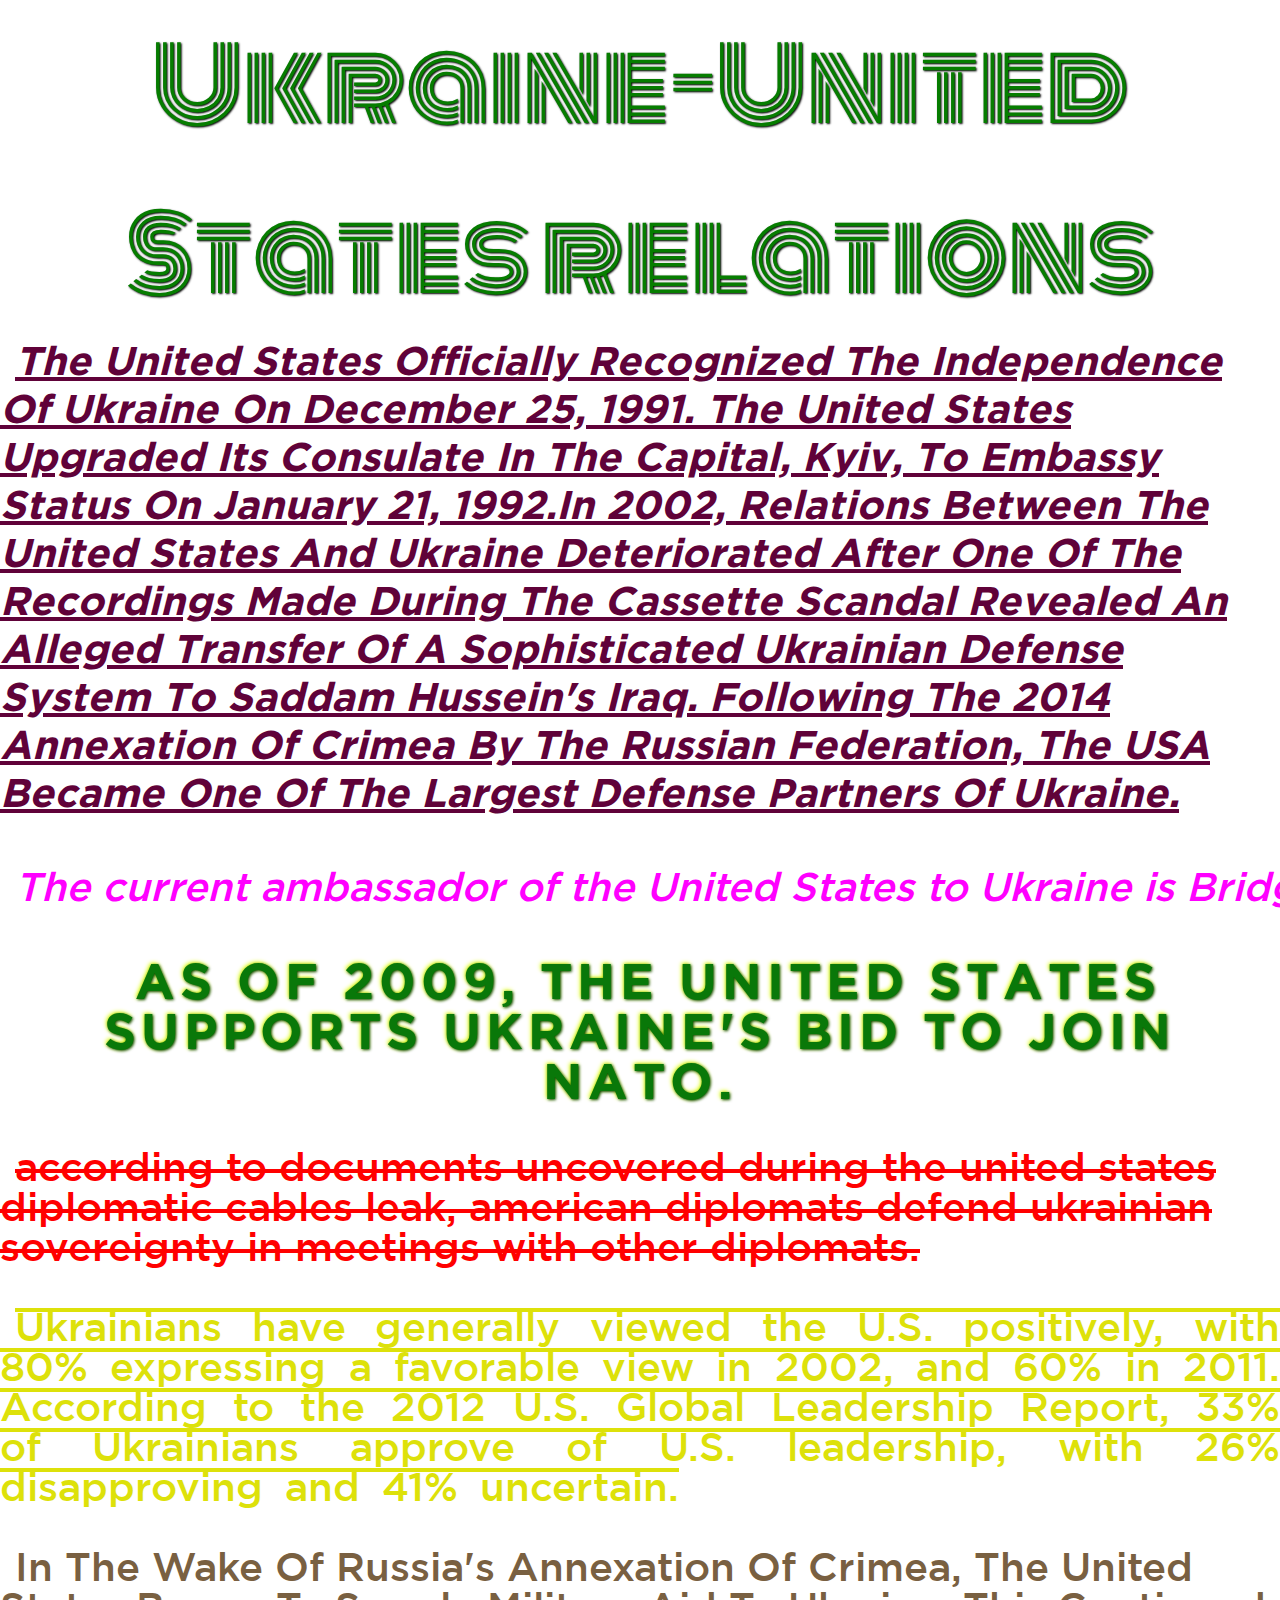
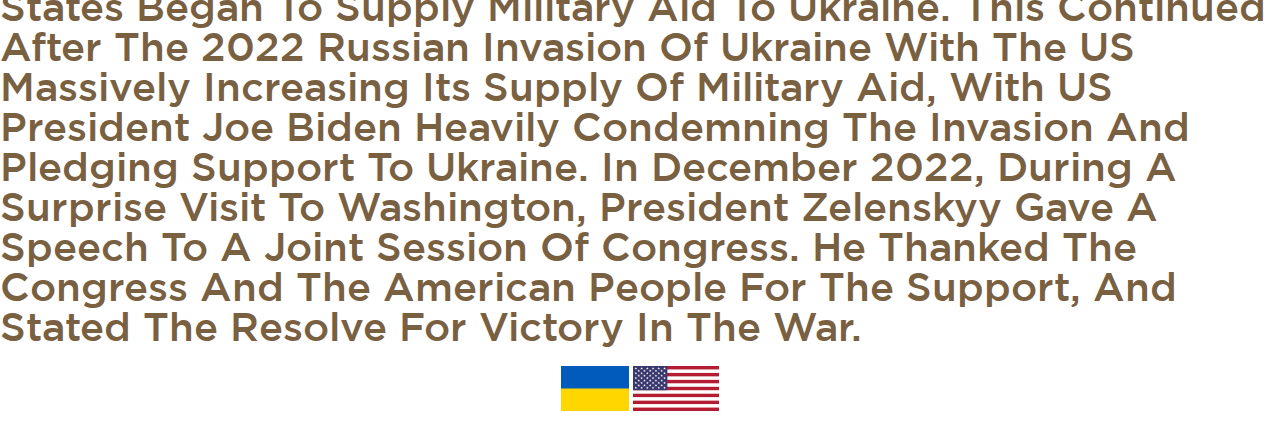
<file: lesson_4/index.html>
<!DOCTYPE html>
<html lang="en">

<head>
	<meta charset="UTF-8">
	<meta name="viewport" content="width=device-width, initial-scale=1.0">
	<link rel="stylesheet" href="css/style.css">
	<title>ДОМАШКА №4</title>
</head>

<body>
	<header>
		<h1 class="glory">Ukraine–United States relations</h1>
	</header>
	<main>
		<div class="text">
			<p class="paragraf">
				The United States officially recognized the independence of Ukraine on December 25, 1991. The United States upgraded its consulate in the capital, Kyiv, to embassy status on January 21, 1992.In 2002, relations between the United States and Ukraine deteriorated after one of the recordings made during the Cassette Scandal revealed an alleged transfer of a sophisticated Ukrainian defense system to Saddam Hussein's Iraq. Following the 2014 annexation of Crimea by the Russian Federation, the USA became one of the largest defense partners of Ukraine.
			</p>
			<br>
			<p class="paragraf1">
				The current ambassador of the United States to Ukraine is Bridget A. Brink. The current Ukrainian Ambassador to the United States is Oksana Markarova.
			</p>
			<br>
			<p class="paragraf2">As of 2009, the United States supports Ukraine's bid to join NATO.</p>
			<br>
			<p class="paragraf3">
				According to documents uncovered during the United States diplomatic cables leak, American diplomats defend Ukrainian sovereignty in meetings with other diplomats.
			</p>
			<br>
			<p class="paragraf4">
				Ukrainians have generally viewed the U.S. positively, with 80% expressing a favorable view in 2002, and 60% in 2011. According to the 2012 U.S. Global Leadership Report, 33% of Ukrainians approve of U.S. leadership, with 26% disapproving and 41% uncertain.
			</p>
			<br>
			<p class="paragraf5">
				In the wake of Russia's annexation of Crimea, the United States began to supply military aid to Ukraine. This continued after the 2022 Russian invasion of Ukraine with the US massively increasing its supply of military aid, with US President Joe Biden heavily condemning the invasion and pledging support to Ukraine. In December 2022, during a surprise visit to Washington, President Zelenskyy gave a speech to a joint session of Congress. He thanked the Congress and the American people for the support, and stated the resolve for victory in the war.
			</p>
		</div>
	</main>
	<br>
	<footer>
		<a target="_blank" href="ukraine.html">
			<img src="img/Flag_of_Ukraine.jpg" alt="Flag of Ukraine">
		</a>
		<a target="_blank" href="usa.html">
			<img src="img/Flag_of_the_United_States.jpg" alt="Flag_of the United States">
		</a>
	</footer>
	<br>
</body>

</html>
</file>
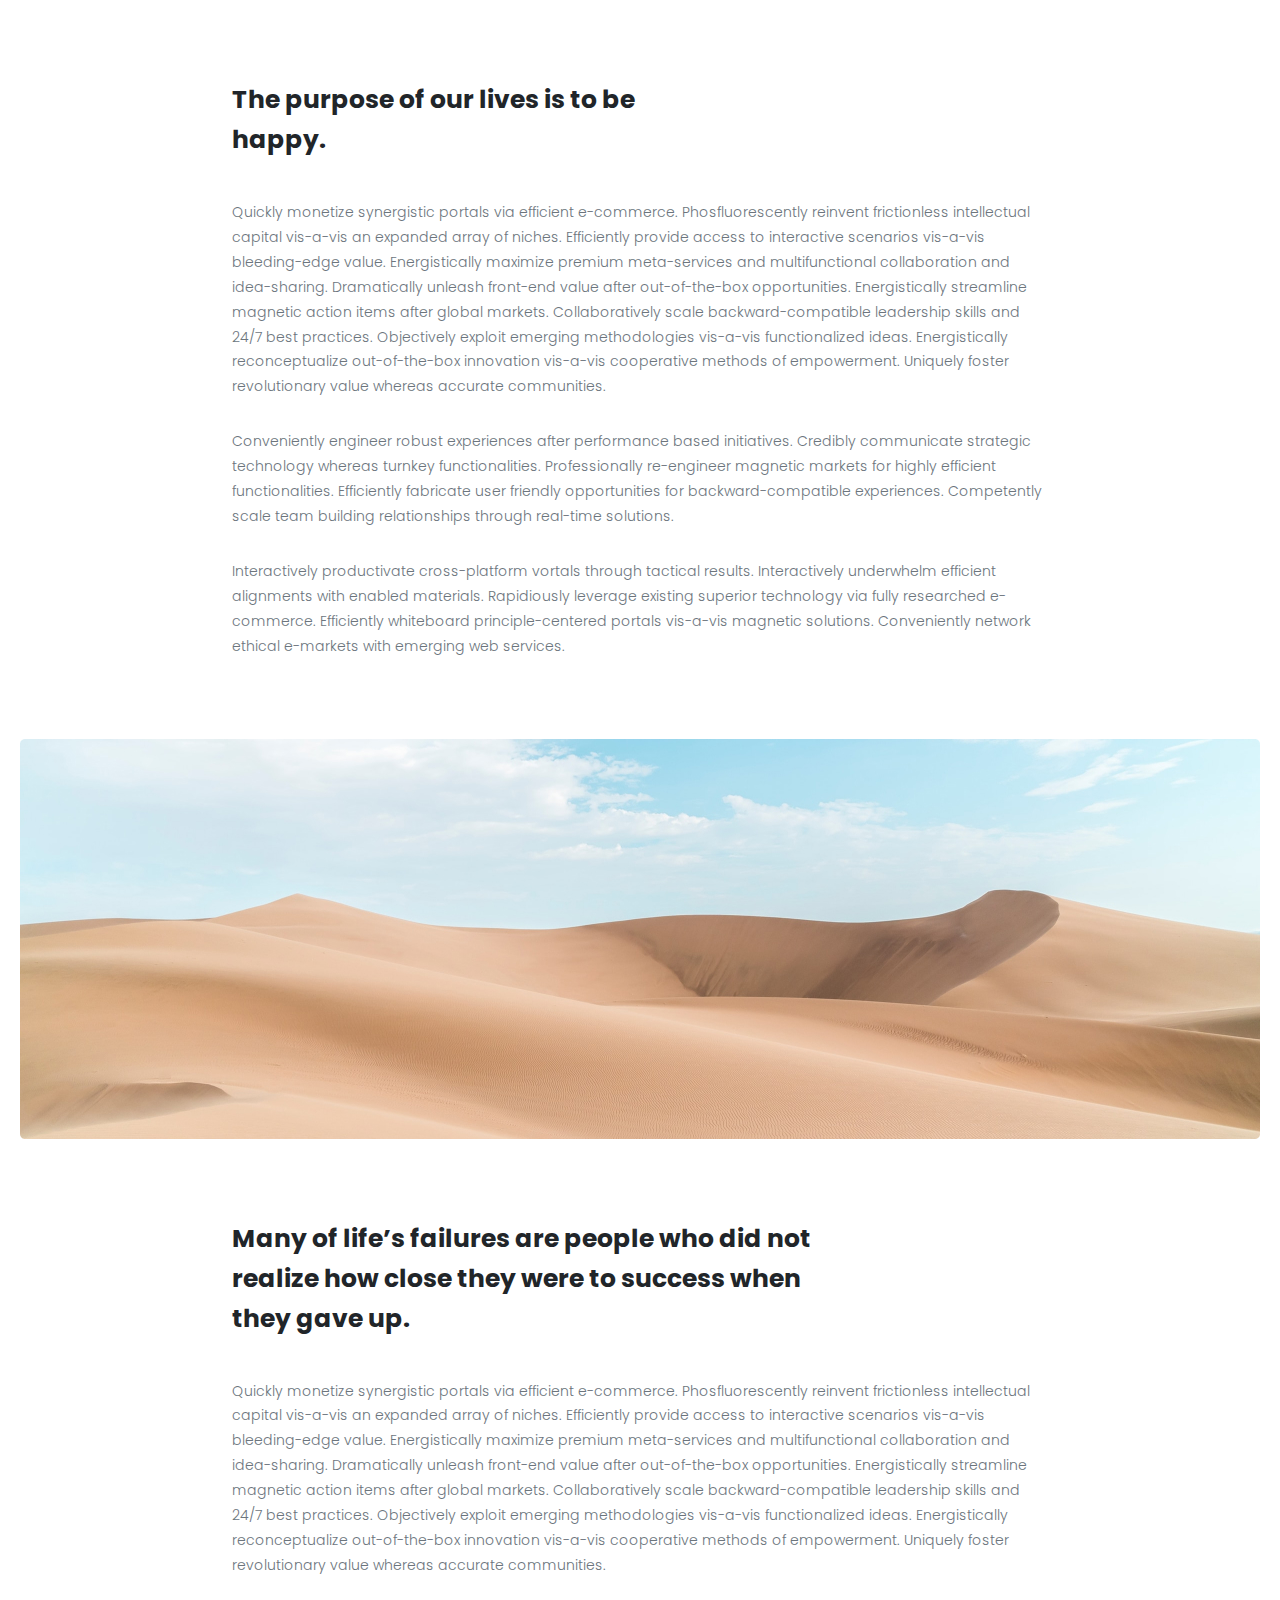
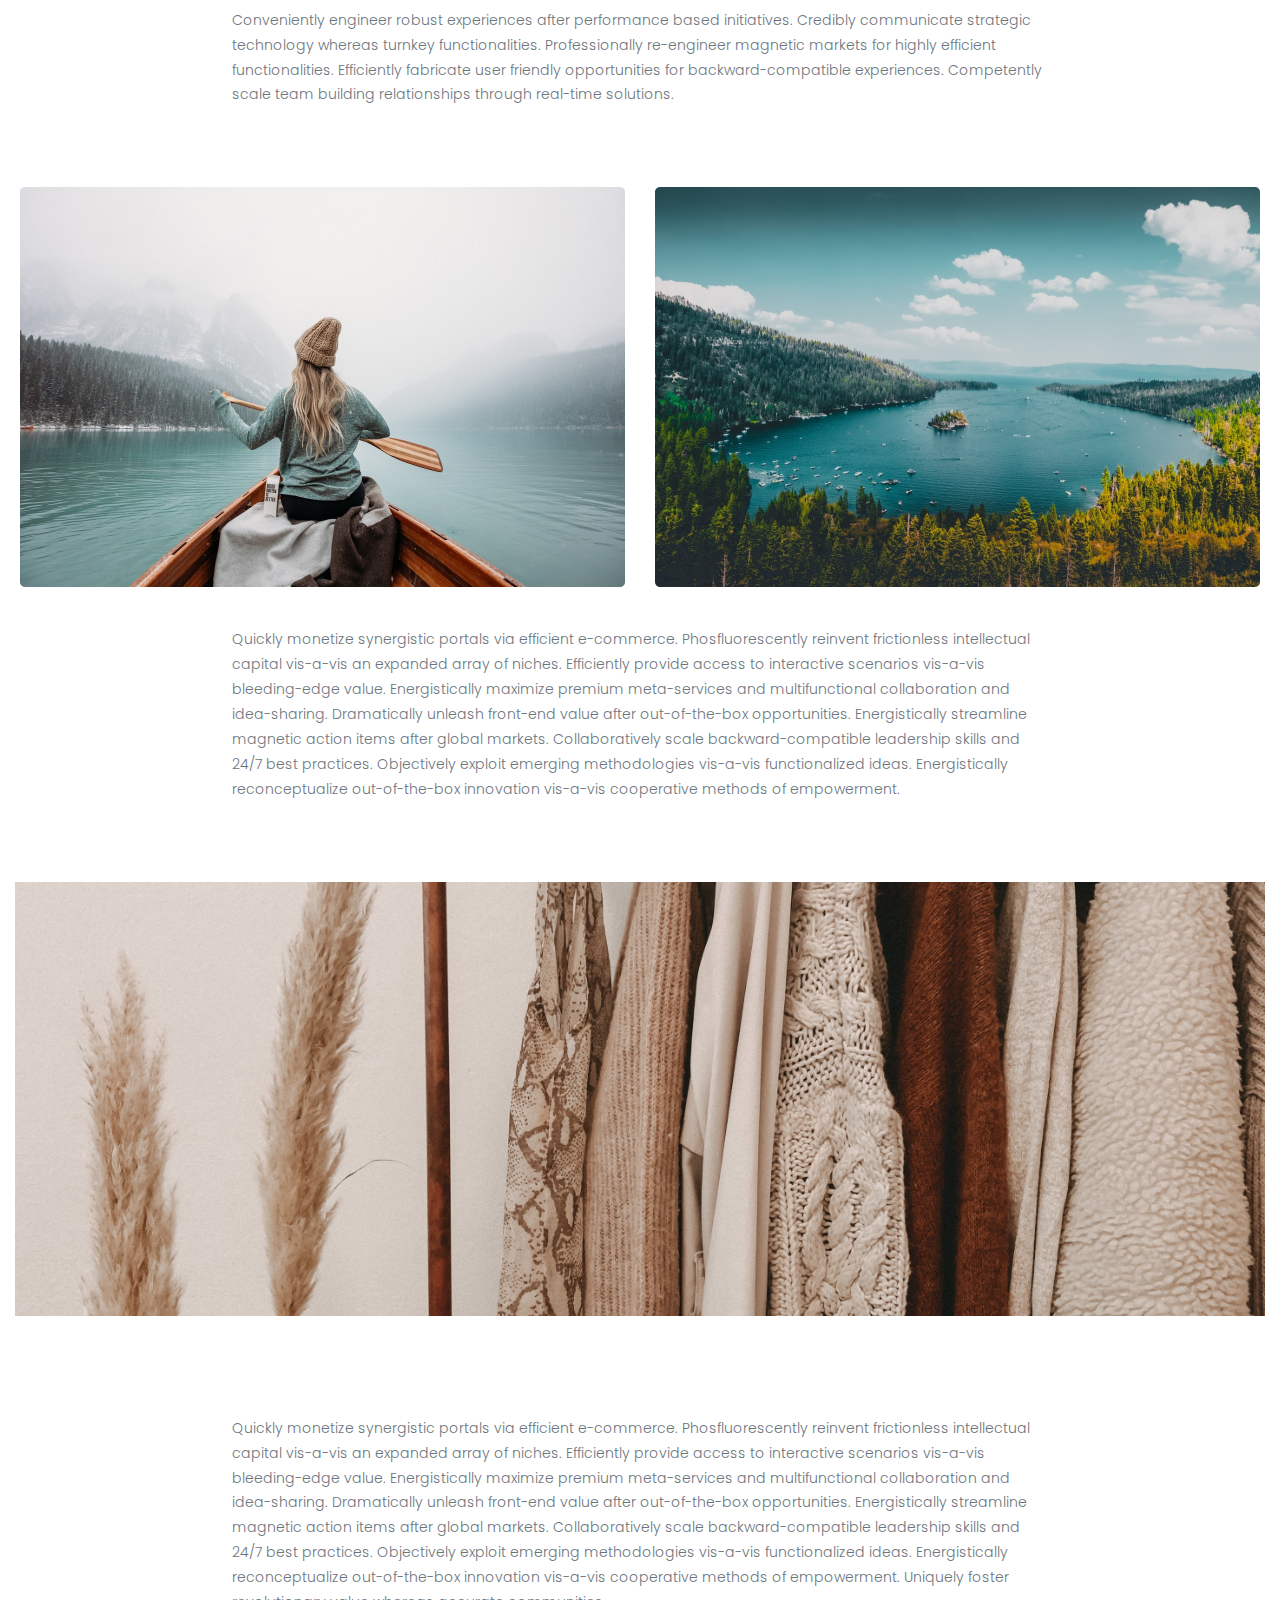
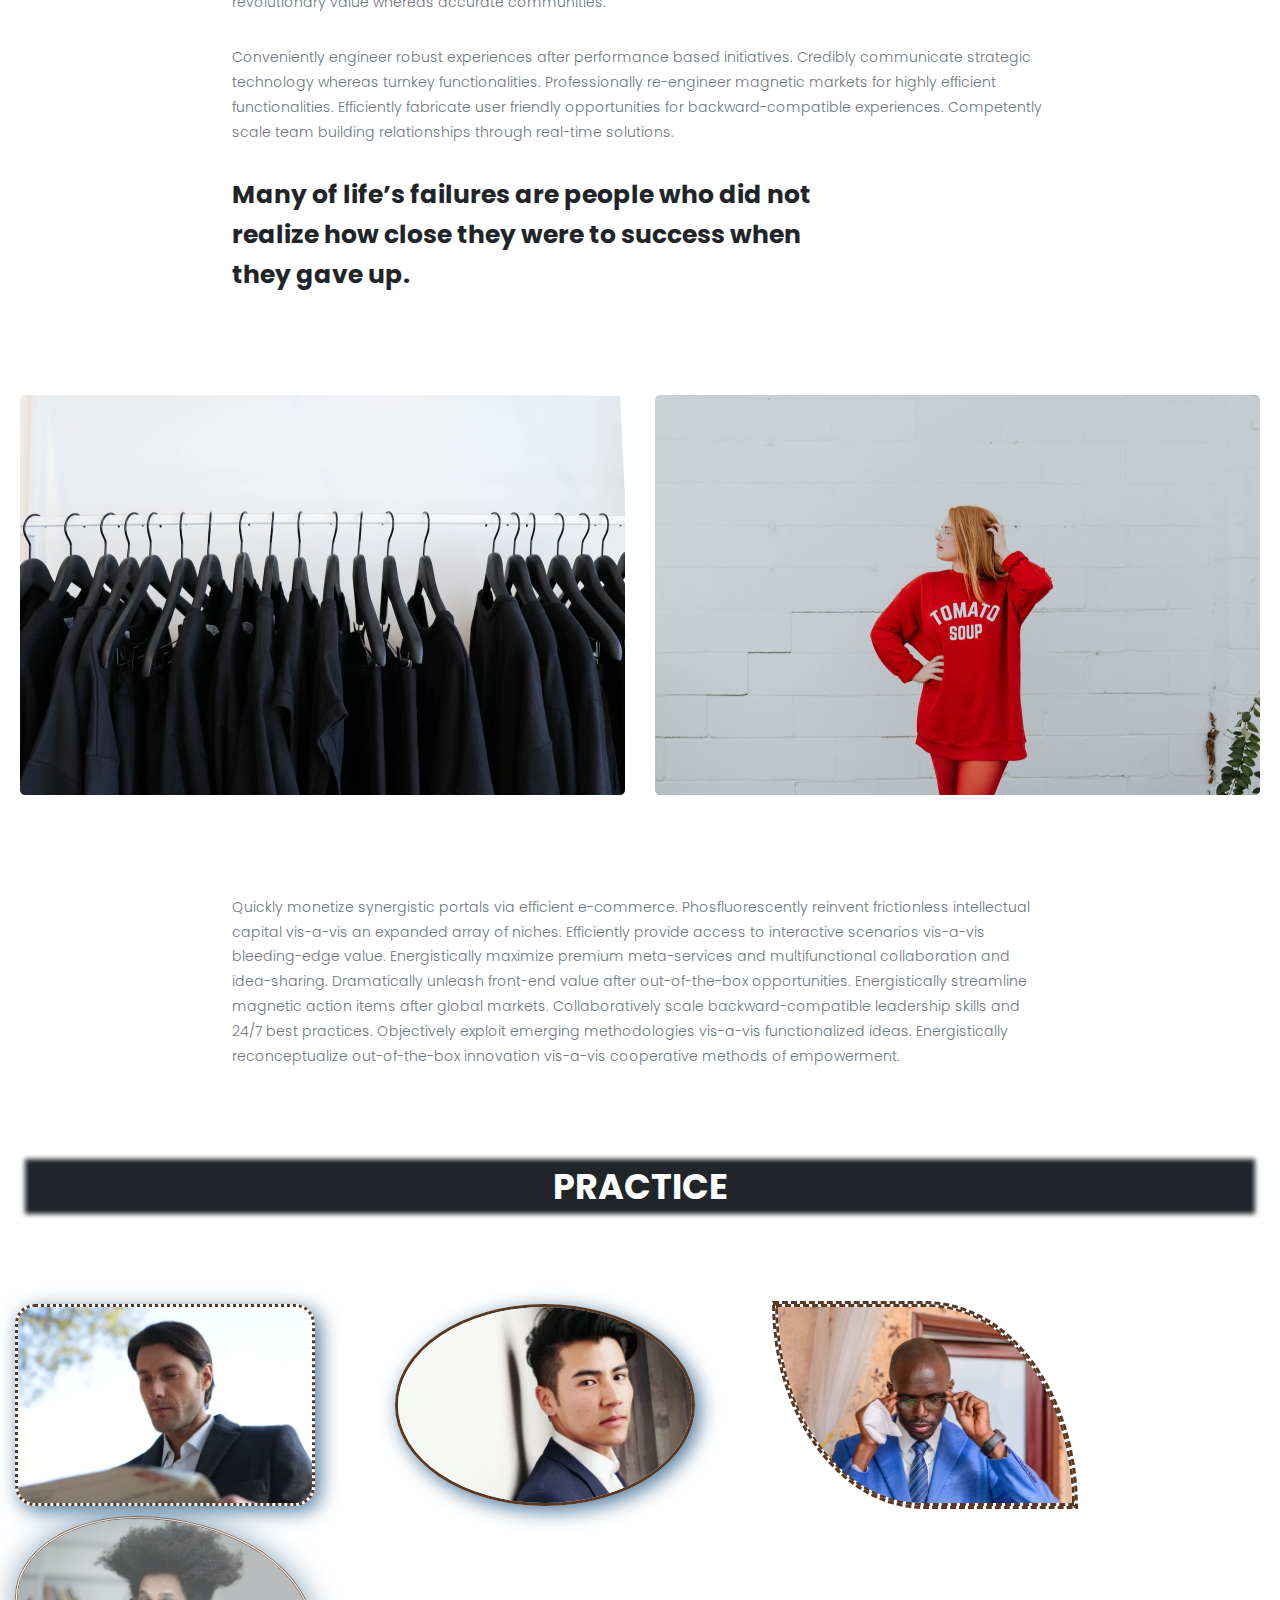
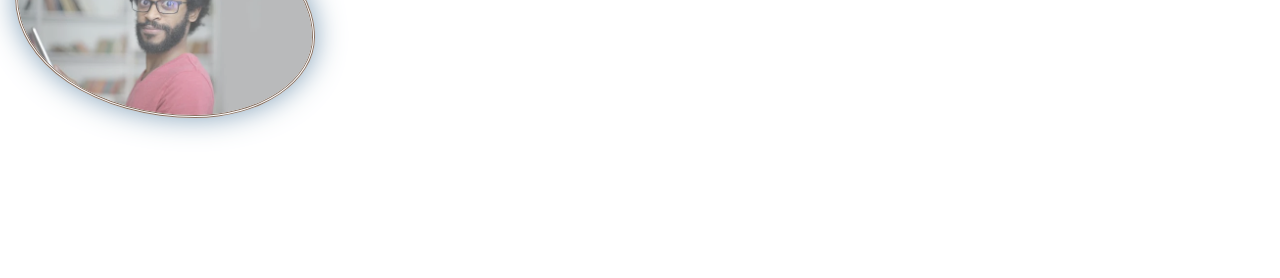
<file: lesson_6/index.html>
<!DOCTYPE html>
<html lang="en">

<head>
	<meta charset="UTF-8">
	<meta name="viewport" content="width=device-width, initial-scale=1.0">
	<link rel="stylesheet" href="css/style.css">
	<title>ДОМАШКА №6</title>
</head>

<body>
	<header></header>
	<main>
		<div class="article">
			<div class="article__container">
				<div class="article__block">
					<div class="article__text-block">
						<h1 class="article__title">
							The purpose of our lives is to be <br> happy.
						</h1>
						<p>
							Quickly monetize synergistic portals via efficient e-commerce. Phosfluorescently reinvent frictionless intellectual capital vis-a-vis an expanded array of niches. Efficiently provide access to interactive scenarios vis-a-vis bleeding-edge value. Energistically maximize premium meta-services and multifunctional collaboration and idea-sharing. Dramatically unleash front-end value after out-of-the-box opportunities. Energistically streamline magnetic action items after global markets. Collaboratively scale backward-compatible leadership skills and 24/7 best practices. Objectively exploit emerging methodologies vis-a-vis functionalized ideas. Energistically reconceptualize out-of-the-box innovation vis-a-vis cooperative methods of empowerment. Uniquely foster revolutionary value whereas accurate communities.
						</p>
						<p>
							Conveniently engineer robust experiences after performance based initiatives. Credibly communicate strategic technology whereas turnkey functionalities. Professionally re-engineer magnetic markets for highly efficient functionalities. Efficiently fabricate user friendly opportunities for backward-compatible experiences. Competently scale team building relationships through real-time solutions.
						</p>
						<p>
							Interactively productivate cross-platform vortals through tactical results. Interactively underwhelm efficient alignments with enabled materials. Rapidiously leverage existing superior technology via fully researched e-commerce. Efficiently whiteboard principle-centered portals vis-a-vis magnetic solutions. Conveniently network ethical e-markets with emerging web services.
						</p>
					</div>
					<img class="article__image" src="img/01.jpg" alt="Image">
					<div class="article__text-block">
						<h2 class="article__title">Many of life’s failures are people who did not <br> realize how close they were to success when <br> they gave up.</h2>
						<p>
							Quickly monetize synergistic portals via efficient e-commerce. Phosfluorescently reinvent frictionless intellectual capital vis-a-vis an expanded array of niches. Efficiently provide access to interactive scenarios vis-a-vis bleeding-edge value. Energistically maximize premium meta-services and multifunctional collaboration and idea-sharing. Dramatically unleash front-end value after out-of-the-box opportunities. Energistically streamline magnetic action items after global markets. Collaboratively scale backward-compatible leadership skills and 24/7 best practices. Objectively exploit emerging methodologies vis-a-vis functionalized ideas. Energistically reconceptualize out-of-the-box innovation vis-a-vis cooperative methods of empowerment. Uniquely foster revolutionary value whereas accurate communities.
						</p>
						<p>
							Conveniently engineer robust experiences after performance based initiatives. Credibly communicate strategic technology whereas turnkey functionalities. Professionally re-engineer magnetic markets for highly efficient functionalities. Efficiently fabricate user friendly opportunities for backward-compatible experiences. Competently scale team building relationships through real-time solutions.
						</p>
					</div>
					<div class="images">
						<img class="image image-1" src="img/02.jpg" alt="Image">
						<img class="image image-2" src="img/03.jpg" alt="Image">
					</div>
					<div class="article__text-block">
						<p>
							Quickly monetize synergistic portals via efficient e-commerce. Phosfluorescently reinvent frictionless intellectual capital vis-a-vis an expanded array of niches. Efficiently provide access to interactive scenarios vis-a-vis bleeding-edge value. Energistically maximize premium meta-services and multifunctional collaboration and idea-sharing. Dramatically unleash front-end value after out-of-the-box opportunities. Energistically streamline magnetic action items after global markets. Collaboratively scale backward-compatible leadership skills and 24/7 best practices. Objectively exploit emerging methodologies vis-a-vis functionalized ideas. Energistically reconceptualize out-of-the-box innovation vis-a-vis cooperative methods of empowerment.
						</p>
					</div>
				</div>
				<img class="article__picture" src="img/04.jpg" alt="image">
				<div class="article__block">
					<div class="article__text-block">
						<p>
							Quickly monetize synergistic portals via efficient e-commerce. Phosfluorescently reinvent frictionless intellectual capital vis-a-vis an expanded array of niches. Efficiently provide access to interactive scenarios vis-a-vis bleeding-edge value. Energistically maximize premium meta-services and multifunctional collaboration and idea-sharing. Dramatically unleash front-end value after out-of-the-box opportunities. Energistically streamline magnetic action items after global markets. Collaboratively scale backward-compatible leadership skills and 24/7 best practices. Objectively exploit emerging methodologies vis-a-vis functionalized ideas. Energistically reconceptualize out-of-the-box innovation vis-a-vis cooperative methods of empowerment. Uniquely foster revolutionary value whereas accurate communities.
						</p>
						<p>
							Conveniently engineer robust experiences after performance based initiatives. Credibly communicate strategic technology whereas turnkey functionalities. Professionally re-engineer magnetic markets for highly efficient functionalities. Efficiently fabricate user friendly opportunities for backward-compatible experiences. Competently scale team building relationships through real-time solutions.
						</p>
						<h2 class="article__title glory">Many of life’s failures are people who did not <br> realize how close they were to success when <br> they gave up.</h2>
					</div>
					<div class="images images-1">
						<img class="image image-1" src="img/05.jpg" alt="Image">
						<img class="image image-2" src="img/06.jpg" alt="Image">
					</div>
				</div>
				<div class="article__block">
					<div class="article__text-block">
						<p>
							Quickly monetize synergistic portals via efficient e-commerce. Phosfluorescently reinvent frictionless intellectual capital vis-a-vis an expanded array of niches. Efficiently provide access to interactive scenarios vis-a-vis bleeding-edge value. Energistically maximize premium meta-services and multifunctional collaboration and idea-sharing. Dramatically unleash front-end value after out-of-the-box opportunities. Energistically streamline magnetic action items after global markets. Collaboratively scale backward-compatible leadership skills and 24/7 best practices. Objectively exploit emerging methodologies vis-a-vis functionalized ideas. Energistically reconceptualize out-of-the-box innovation vis-a-vis cooperative methods of empowerment.
						</p>
					</div>
				</div>
				<h3 class="glory-1">practice</h3>
				<div class="images-2">
					<img class="image image-3" src="img/101.jpg" alt="Image">
					<img class="image image-4" src="img/102.jpg" alt="Image">
					<img class="image image-5" src="img/103.jpg" alt="Image">
					<img class="image image-6" src="img/104.jpg" alt="Image">
				</div>
			</div>
		</div>
	</main>
	<footer></footer>
</body>

</html>
</file>
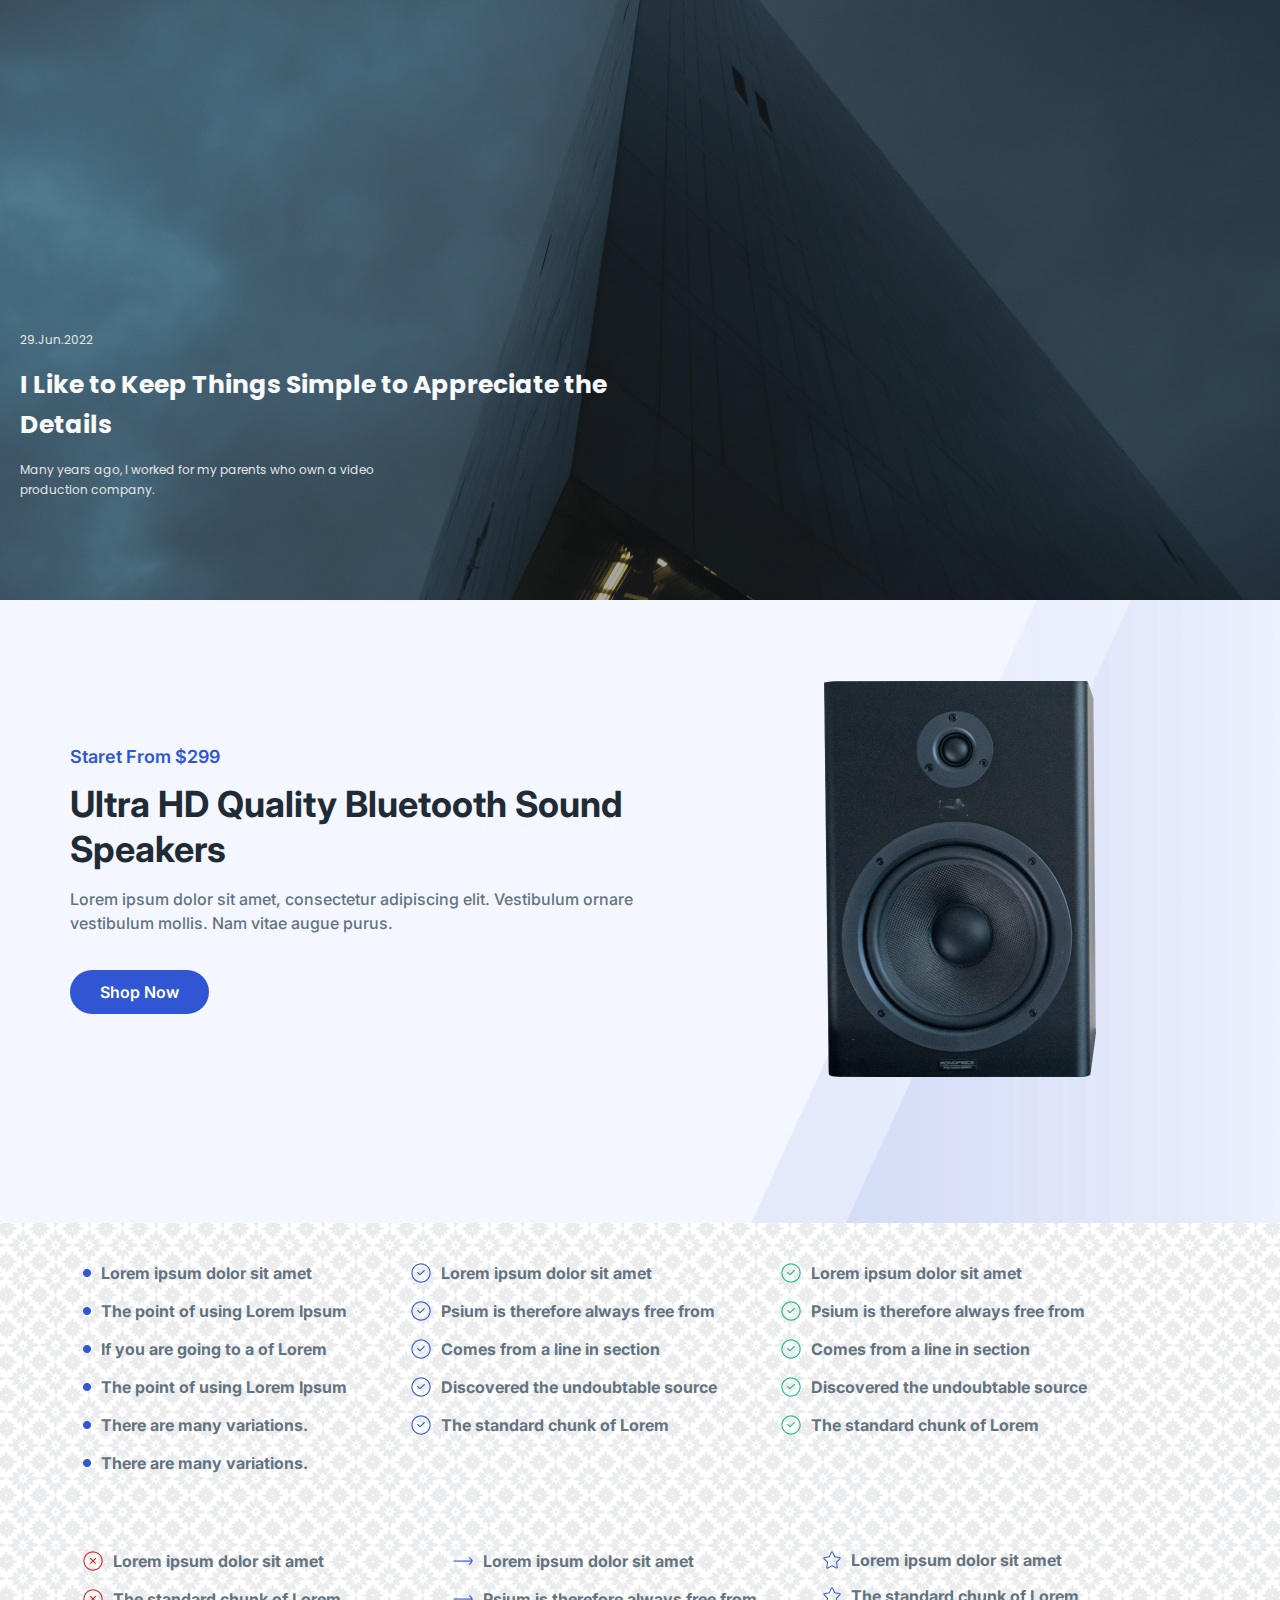
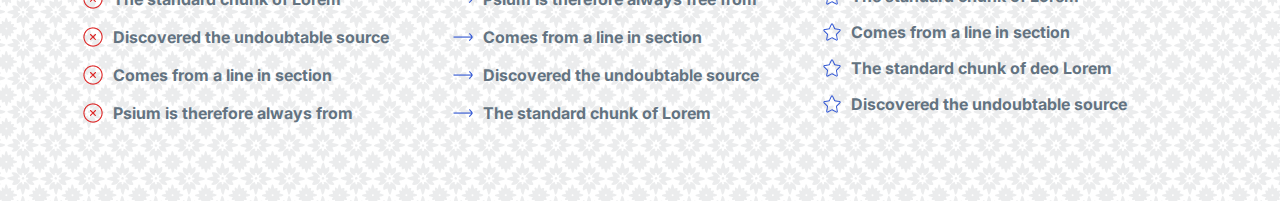
<file: lesson_8/index.html>
<!DOCTYPE html>
<html lang="en">

<head>
	<meta charset="UTF-8">
	<meta name="viewport" content="width=device-width, initial-scale=1.0">
	<link rel="stylesheet" href="css/style.css">
	<title>ДОМАШКА №8</title>
</head>

<body>
	<header class="article">
		<div class="article__container">
			<div class="article__block">
				<p class="article__text">
					29.Jun.2022
				</p>
				<h1 class="article__glory">
					I Like to Keep Things Simple to Appreciate the <br> Details
				</h1>
				<p class="article__text">
					Many years ago, I worked for my parents who own a video <br>
					production company.
				</p>
			</div>
		</div>
	</header>
	<main>
		<div class="basic">
			<div class="basic__container">
				<div class="basic__block">
					<p class="basic__prices">
						Staret From <span class="basic__price">$299</span>
					</p>
					<h2 class="basic__glory">
						Ultra HD Quality Bluetooth Sound Speakers
					</h2>
					<p class="basic__text">
						Lorem ipsum dolor sit amet, consectetur adipiscing elit. Vestibulum ornare vestibulum mollis. Nam vitae augue purus.
					</p>
					<a class="basic__link" href="#">Shop Now</a>
				</div>
				<img class="basic__image" src="img/speaker.png" alt="speaker">
			</div>
		</div>
		<div class="lists">
			<div class="licts__container">
				<div class="lists__list">
					<ul class="lists__text">
						<li>Lorem ipsum dolor sit amet</li>
						<li>The point of using Lorem Ipsum </li>
						<li>If you are going to a of Lorem</li>
						<li>The point of using Lorem Ipsum </li>
						<li>There are many variations.</li>
						<li>There are many variations.</li>
					</ul>
					<ul class="lists__text-1">
						<li>Lorem ipsum dolor sit amet</li>
						<li>Psium is therefore always free from</li>
						<li>Comes from a line in section</li>
						<li>Discovered the undoubtable source</li>
						<li>The standard chunk of Lorem</li>
					</ul>
					<ul class="lists__text-2">
						<li>Lorem ipsum dolor sit amet</li>
						<li>Psium is therefore always free from</li>
						<li>Comes from a line in section</li>
						<li>Discovered the undoubtable source</li>
						<li>The standard chunk of Lorem</li>
					</ul>
					<ul class="lists__text-3">
						<li>Lorem ipsum dolor sit amet</li>
						<li>The standard chunk of Lorem</li>
						<li>Discovered the undoubtable source</li>
						<li>Comes from a line in section</li>
						<li>Psium is therefore always from</li>
					</ul>
					<ul class="lists__text-4">
						<li>Lorem ipsum dolor sit amet</li>
						<li>Psium is therefore always free from</li>
						<li>Comes from a line in section</li>
						<li>Discovered the undoubtable source</li>
						<li>The standard chunk of Lorem</li>
					</ul>
					<ul class="lists__text-5">
						<li>Lorem ipsum dolor sit amet</li>
						<li>The standard chunk of Lorem</li>
						<li>Comes from a line in section</li>
						<li>The standard chunk of deo Lorem</li>
						<li>Discovered the undoubtable source</li>
					</ul>
				</div>
			</div>
		</div>
	</main>
	<footer></footer>
</body>

</html>
</file>
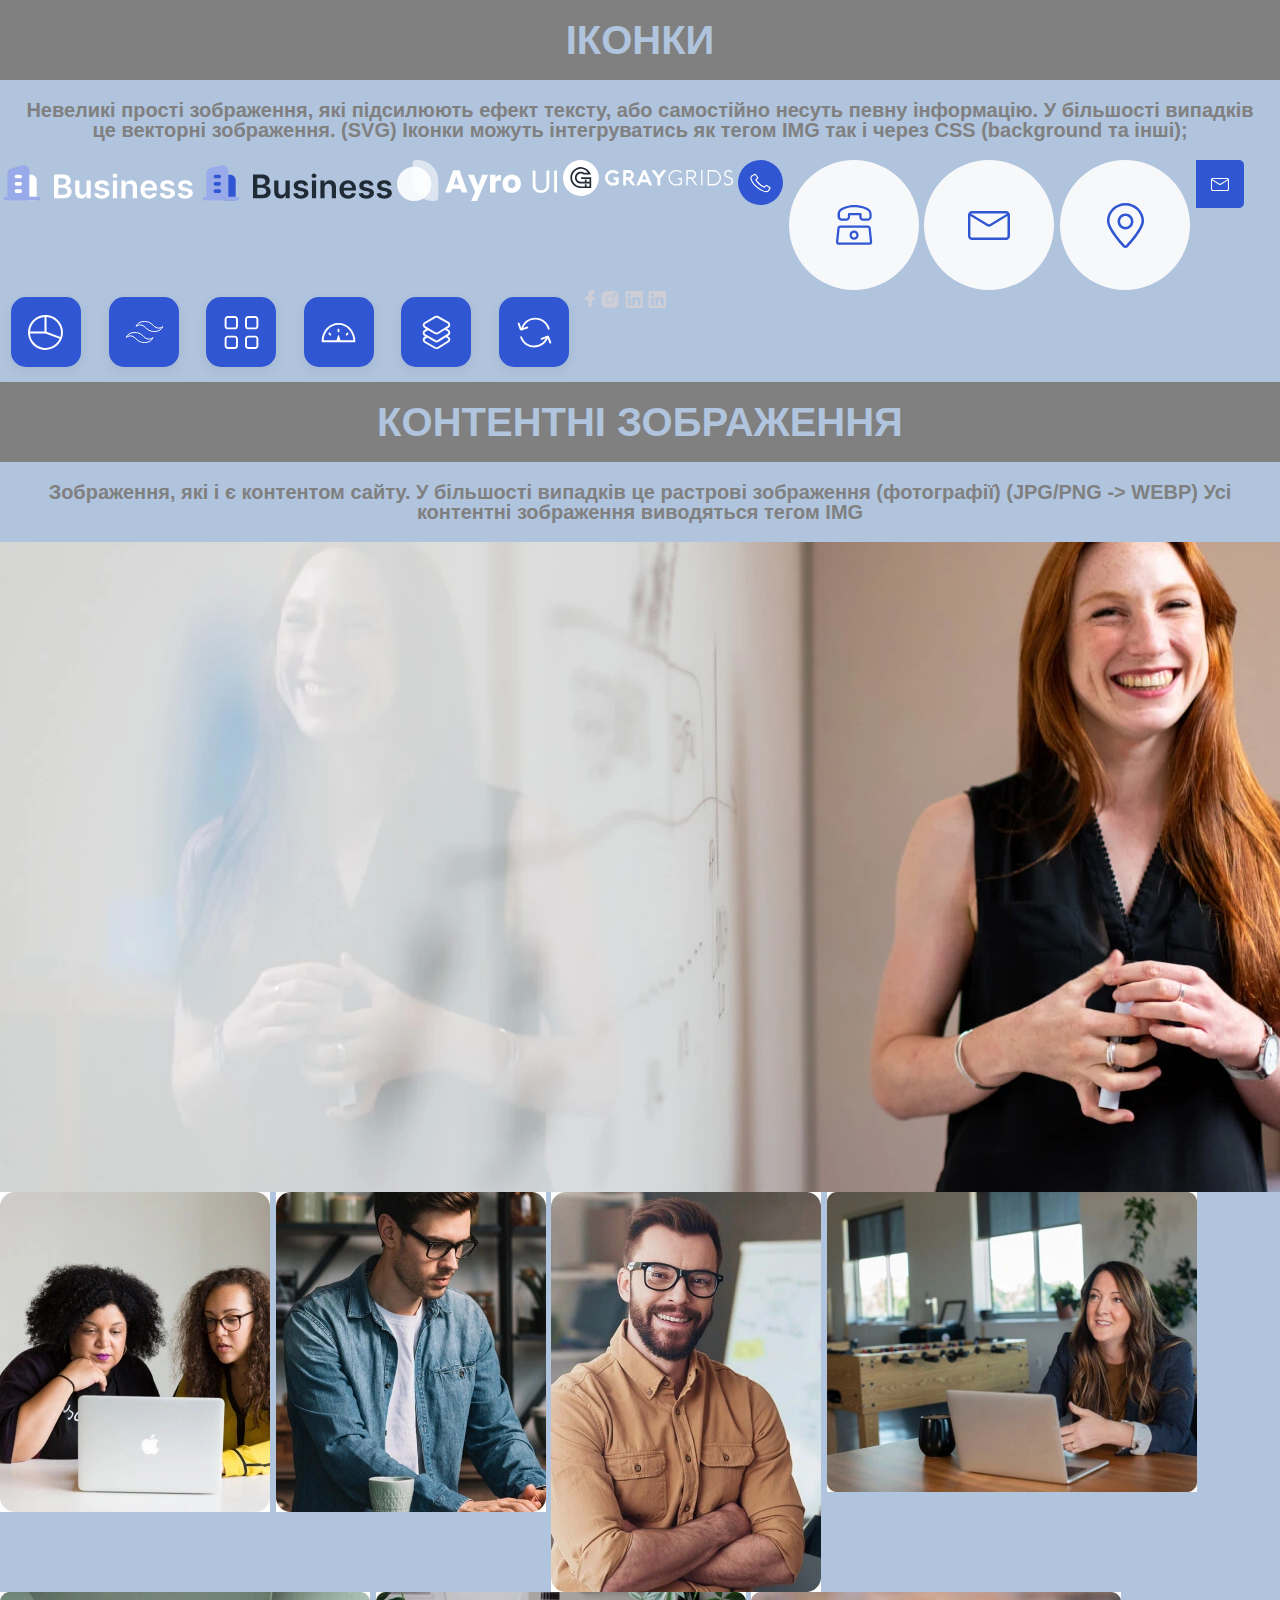
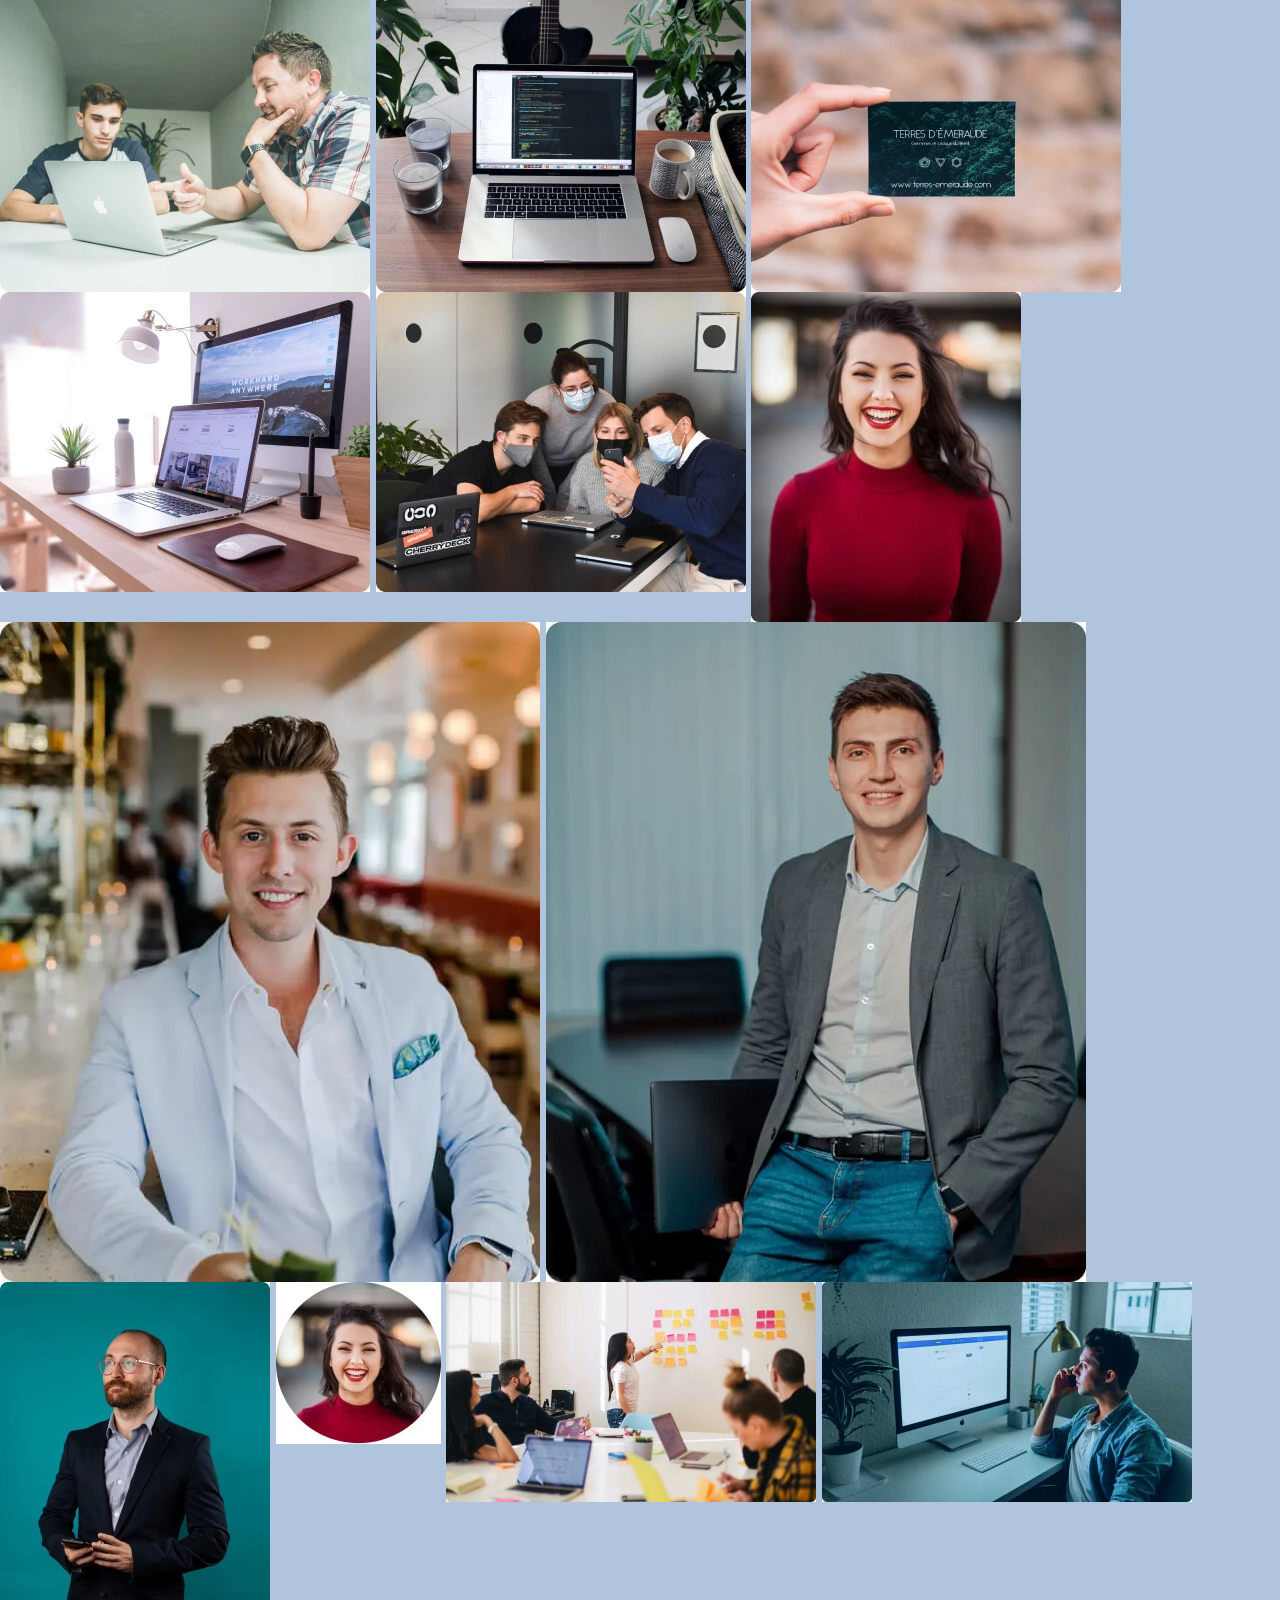
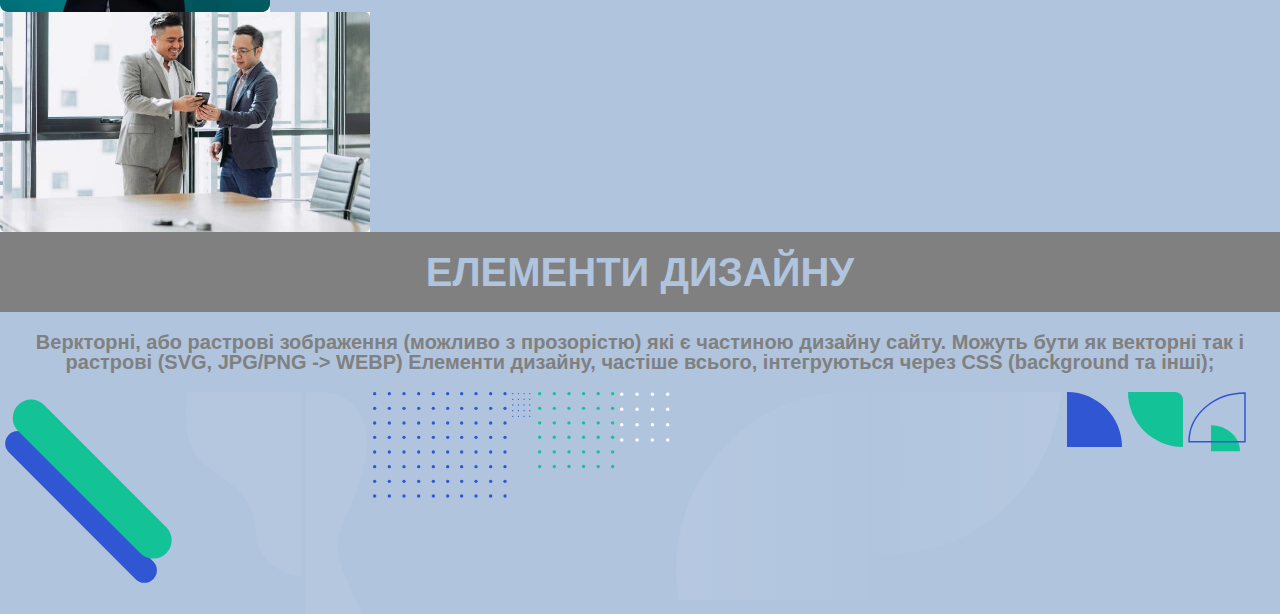
<file: lesson_9/index.html>
<!DOCTYPE html>
<html lang="uk">

<head>
	<meta charset="UTF-8">
	<meta name="viewport" content="width=device-width, initial-scale=1.0">
	<link rel="stylesheet" href="css/style.css">
	<title>ДОМАШКА №9</title>
</head>

<body>
	<header class="icons">
		<div class="icons__block">
			<h1 class="icons__glory">Іконки</h1>
			<p class="icons__text">
				Невеликі прості зображення, які підсилюють ефект тексту, або самостійно несуть певну інформацію.
				У більшості випадків це векторні зображення. (SVG) Іконки можуть інтегруватись як тегом IMG так і через CSS (background та інші);
			</p>
			<div class="content__image">
				<img src="img/icons/logo.svg" alt="Логотип Business">
				<img src="img/icons/logo_1.svg" alt="Логотип Business">
				<img src="img/icons/AyroUI.svg" alt="Логотип Ayro UI">
				<img src="img/icons/GrayGrids.svg" alt=" Логотип Gray Grids">
				<img src="img/icons/phone.svg" alt="phone">
				<img src="img/icons/phone_1.svg" alt="phone">
				<img src="img/icons/mail.svg" alt="mail">
				<img src="img/icons/location.svg" alt="location">
				<img src="img/icons/button.svg" alt="button">
				<img src="img/icons/group/group_1.svg" alt="icon">
				<img src="img/icons/group/group_2.svg" alt="icon">
				<img src="img/icons/group/group_3.svg" alt="icon">
				<img src="img/icons/group/group_4.svg" alt="icon">
				<img src="img/icons/group/group_5.svg" alt="icon">
				<img src="img/icons/group/group_6.svg" alt="icon">
				<img src="img/icons/social/facebook.svg" alt="facebook">
				<img src="img/icons/social/instagram.svg" alt="instagram">
				<img src="img/icons/social/linkedin.svg" alt="linkedin">
				<img src="img/icons/social/linkedin.svg" alt="linkedin">
			</div>
		</div>
	</header>
	<main class="content">
		<div class="content__block">
			<h2 class="content__glory">Контентні зображення</h2>
			<p class="cotent__text">
				Зображення, які і є контентом сайту.
				У більшості випадків це растрові зображення (фотографії) (JPG/PNG -> WEBP) Усі контентні зображення виводяться тегом IMG
			</p>
			<div class="content__image">
				<img src="img/content/01.webp" alt="Image">
				<img src="img/content/101.webp" alt="Image">
				<img src="img/content/102.webp" alt="Image">
				<img src="img/content/103.webp" alt="Image">
				<img src="img/content/104.webp" alt="Image">
				<img src="img/content/105.webp" alt="Image">
				<img src="img/content/106.webp" alt="Image">
				<img src="img/content/107.webp" alt="Image">
				<img src="img/content/108.webp" alt="Image">
				<img src="img/content/109.webp" alt="Image">
				<img src="img/content/110.webp" alt="Image">
				<img src="img/content/111.webp" alt="Image">
				<img src="img/content/112.webp" alt="Image">
				<img src="img/content/113.webp" alt="Image">
				<img src="img/content/114.webp" alt="Image">
				<img src="img/content/115.webp" alt="Image">
				<img src="img/content/116.webp" alt="Image">
				<img src="img/content/117.webp" alt="Image">
			</div>
			<h2 class="content__glory">Елементи дизайну</h2>
			<p class="cotent__text">
				Веркторні, або растрові зображення (можливо з прозорістю) які є частиною дизайну сайту.
				Можуть бути як векторні так і растрові (SVG, JPG/PNG -> WEBP) Елементи дизайну, частіше всього, інтегруються через CSS (background та інші);
			</p>
			<div class="content__image">
				<img src="img/design/02.svg" alt="">
				<img src="img/design/03.svg" alt="">
				<img src="img/design/04.svg" alt="">
				<img src="img/design/dotted_shape.svg" alt="">
				<img src="img/design/dotted_shape_2.svg" alt="">
				<img src="img/design/dotted_shape_green.svg" alt="">
				<img src="img/design/dotted_shape_white.svg" alt="">
				<img src="img/design/Ellipse.svg" alt="">
				<img src="img/design/Ellipse_1.svg" alt="">
				<img src="img/design/oval_blue.svg" alt="">
				<img src="img/design/oval_green.svg" alt="">
				<img src="img/design/shape.svg" alt="">
			</div>
		</div>
	</main>
	<footer></footer>
</body>

</html>
</file>
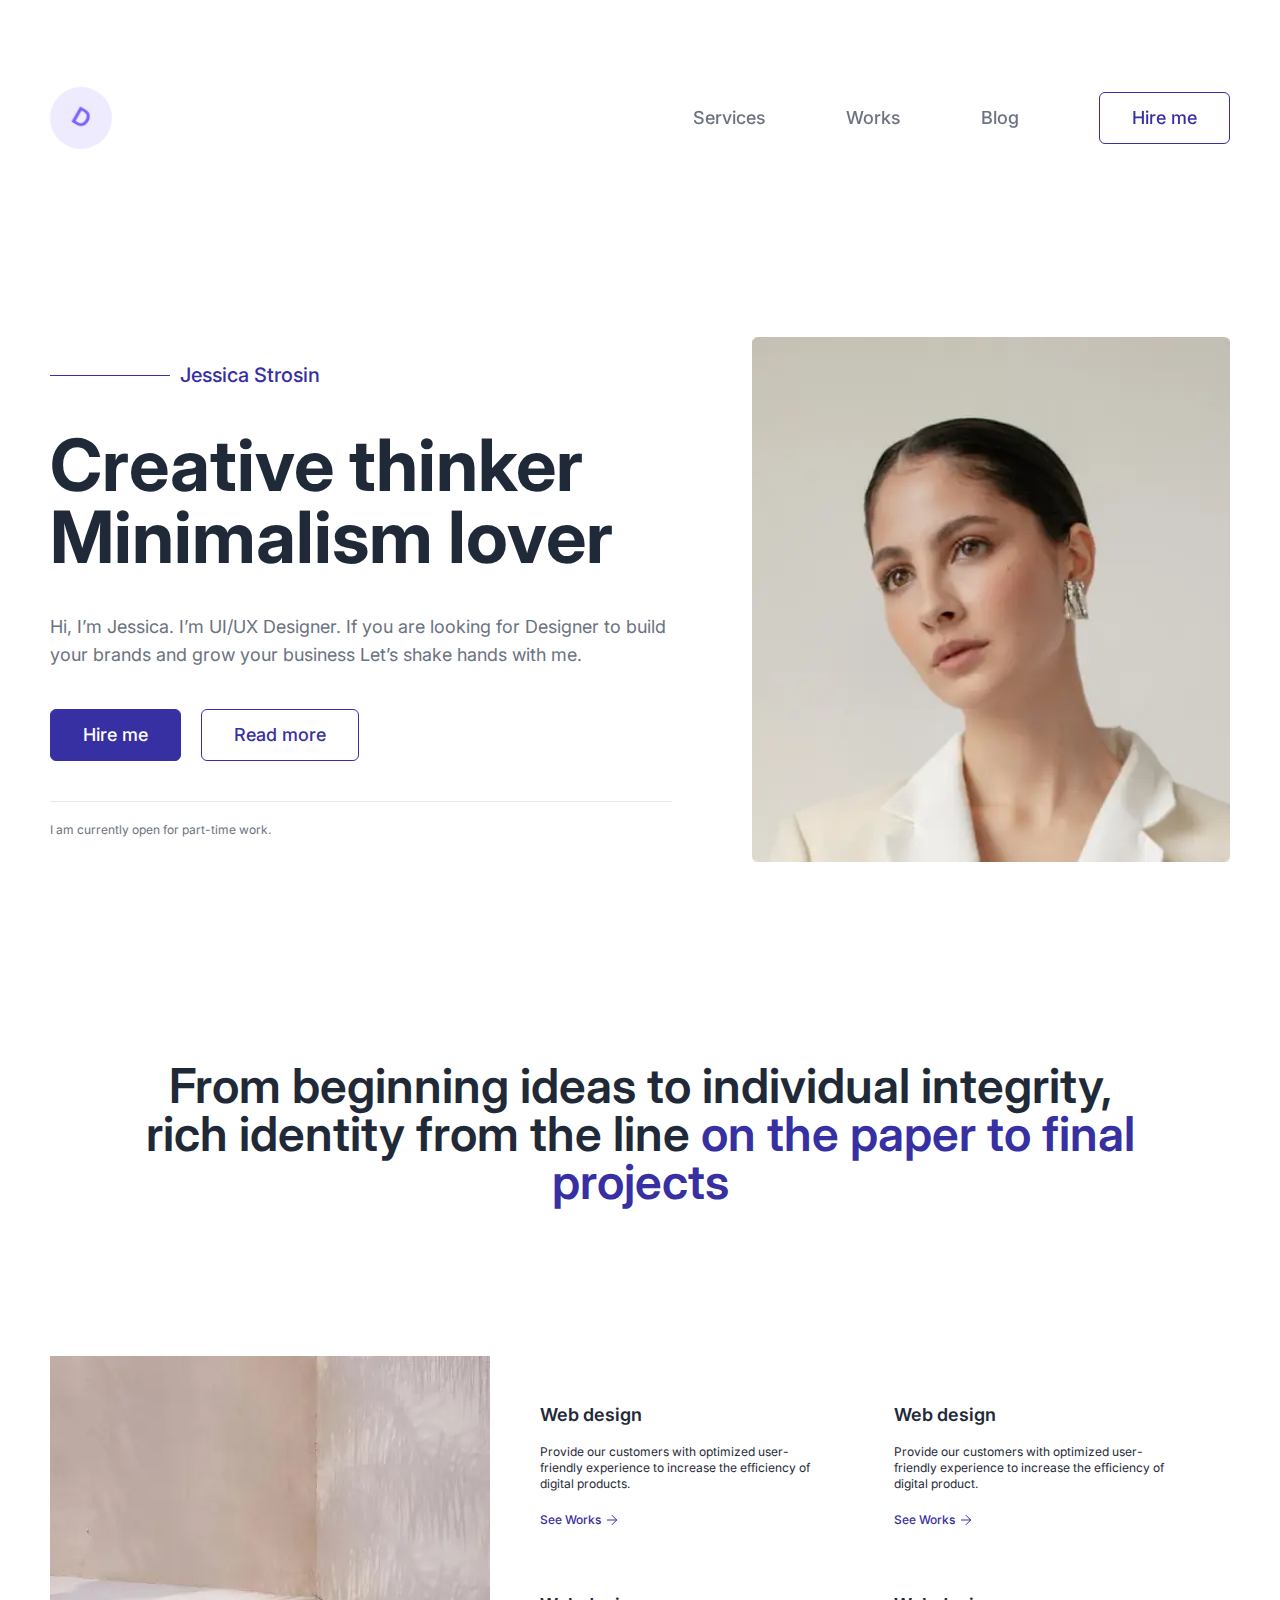
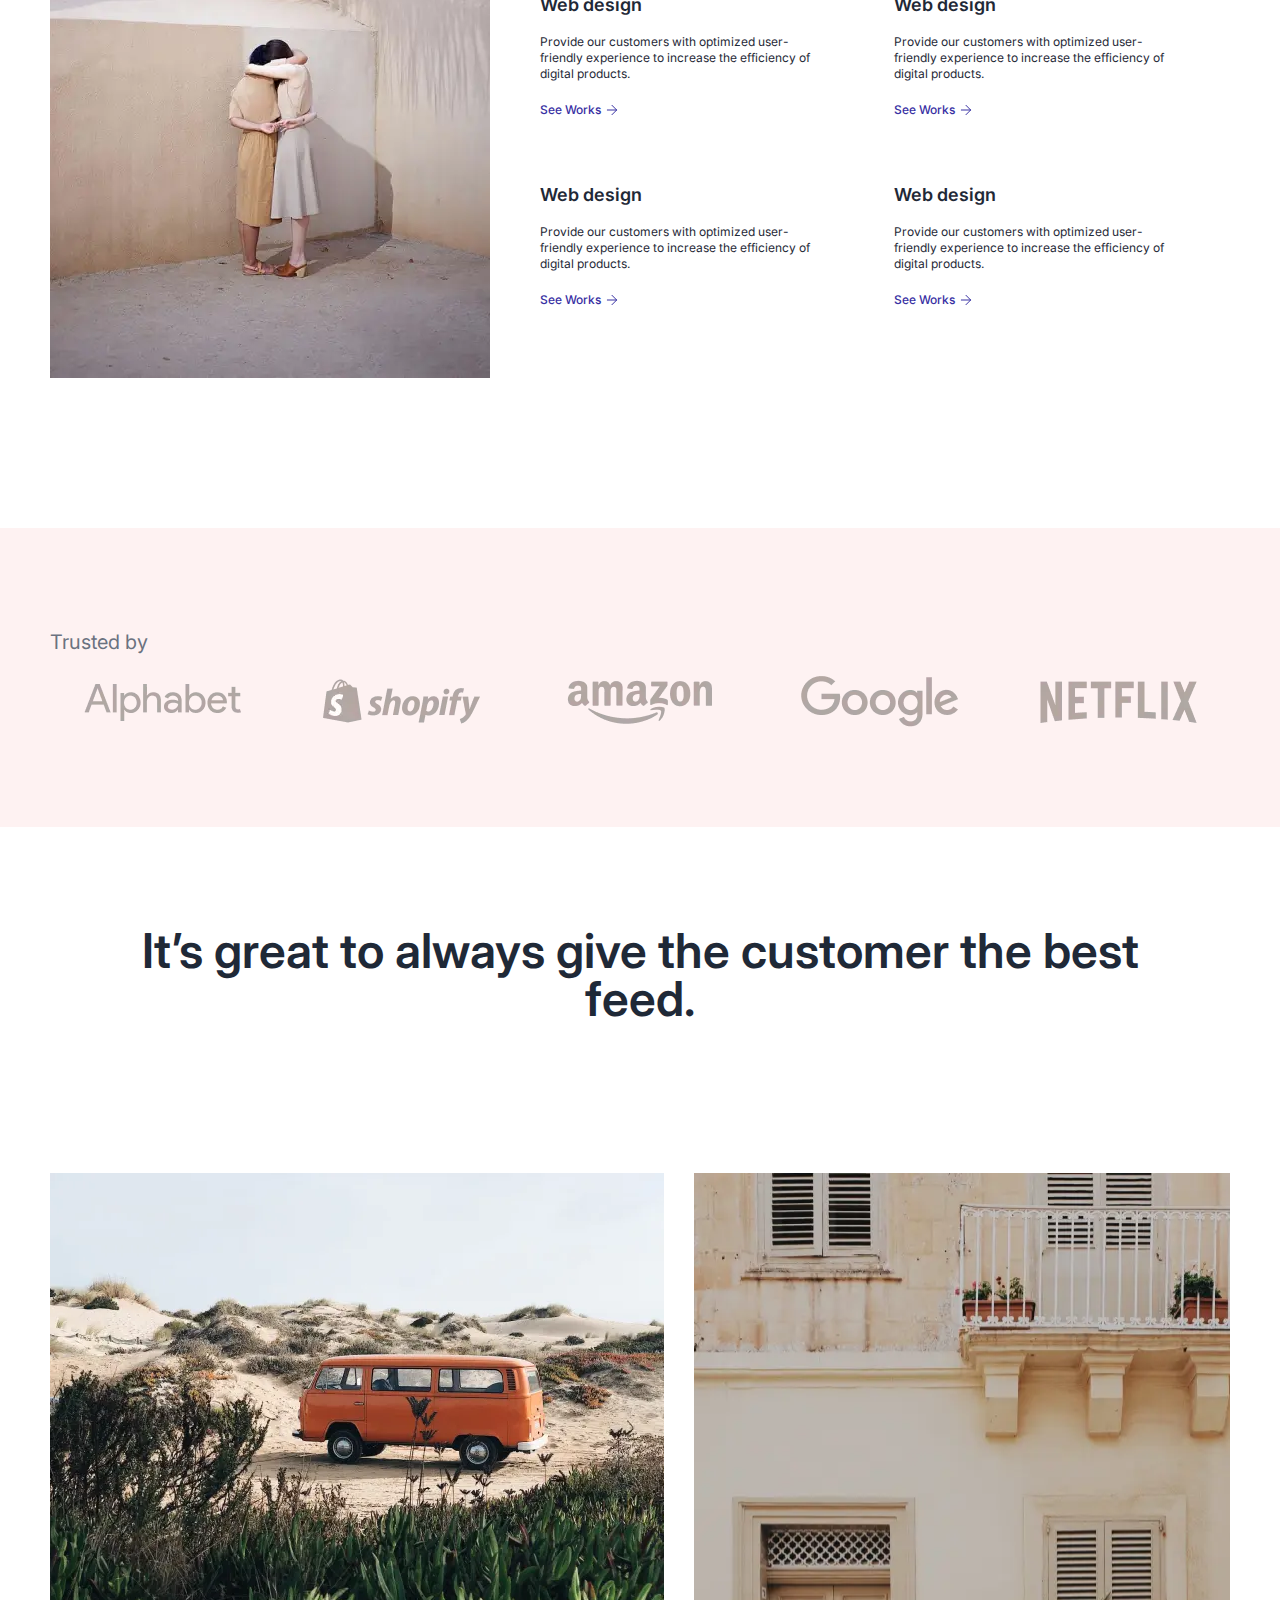
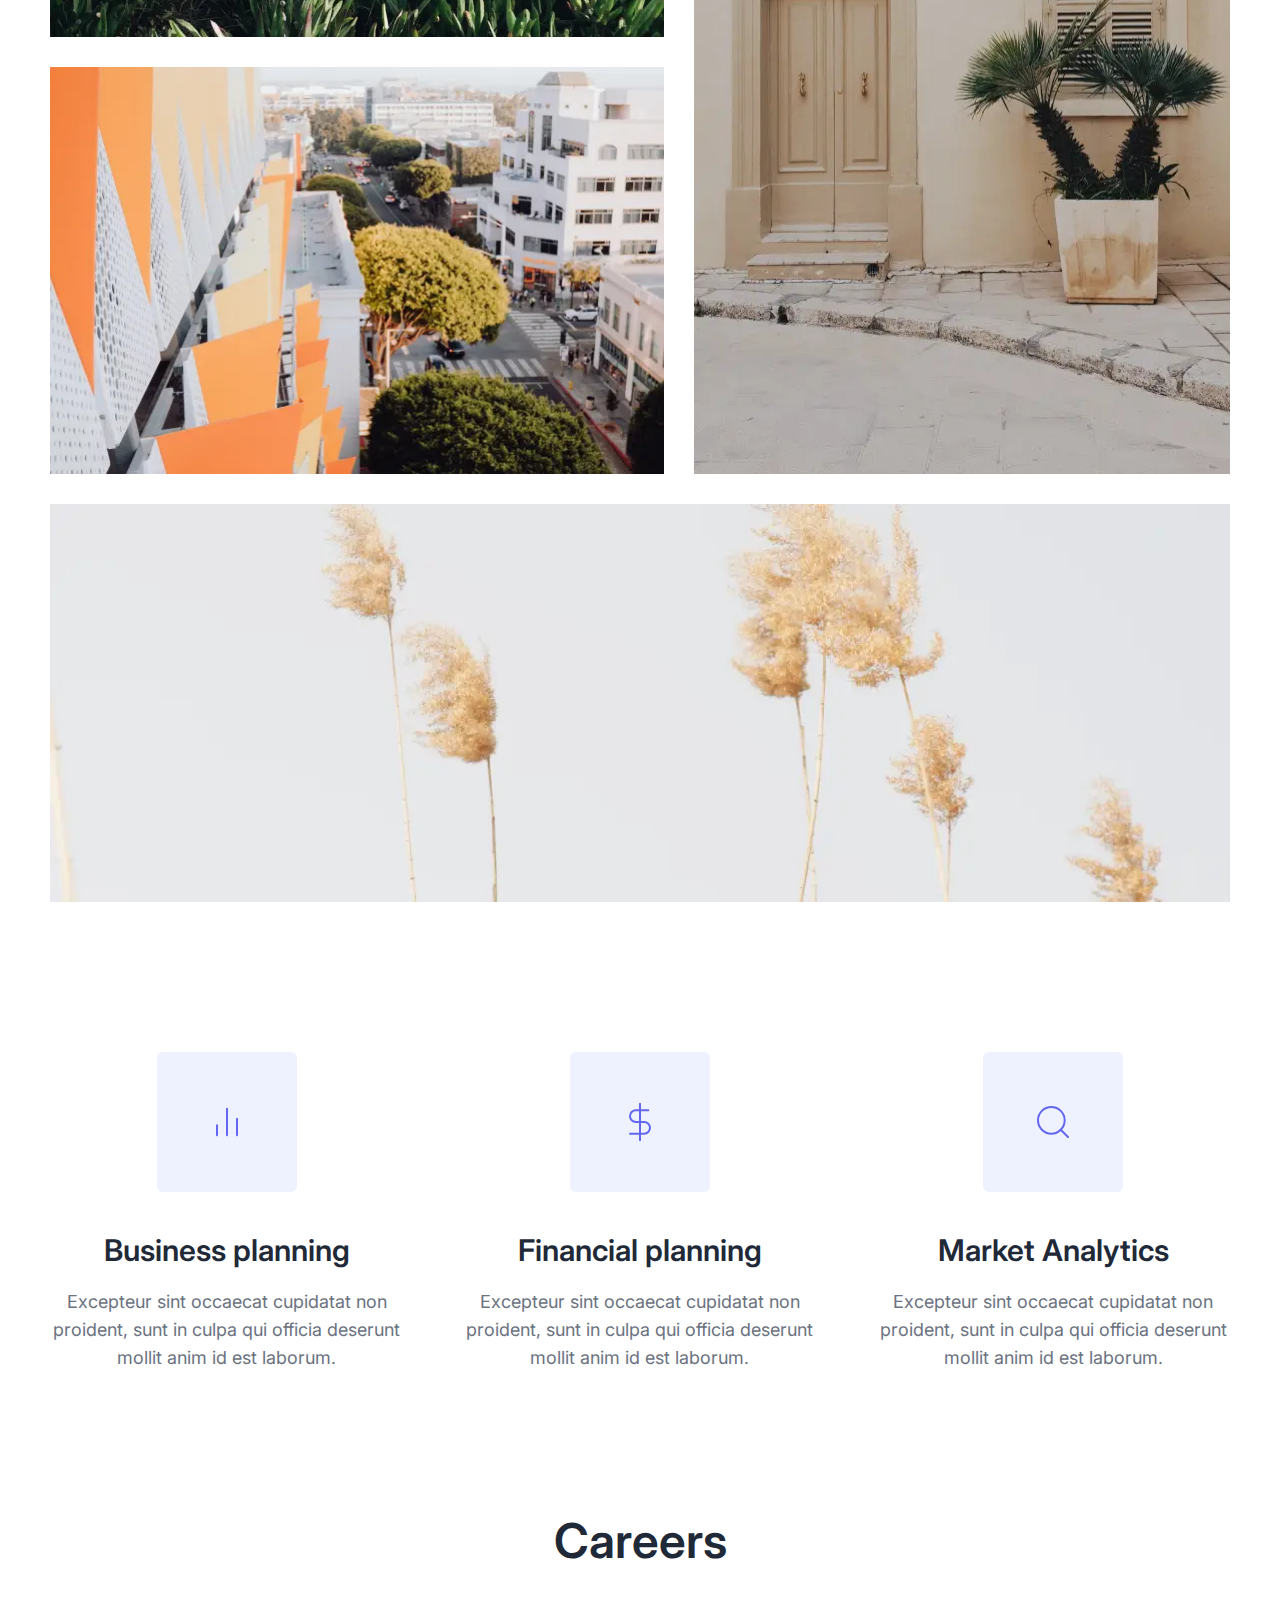
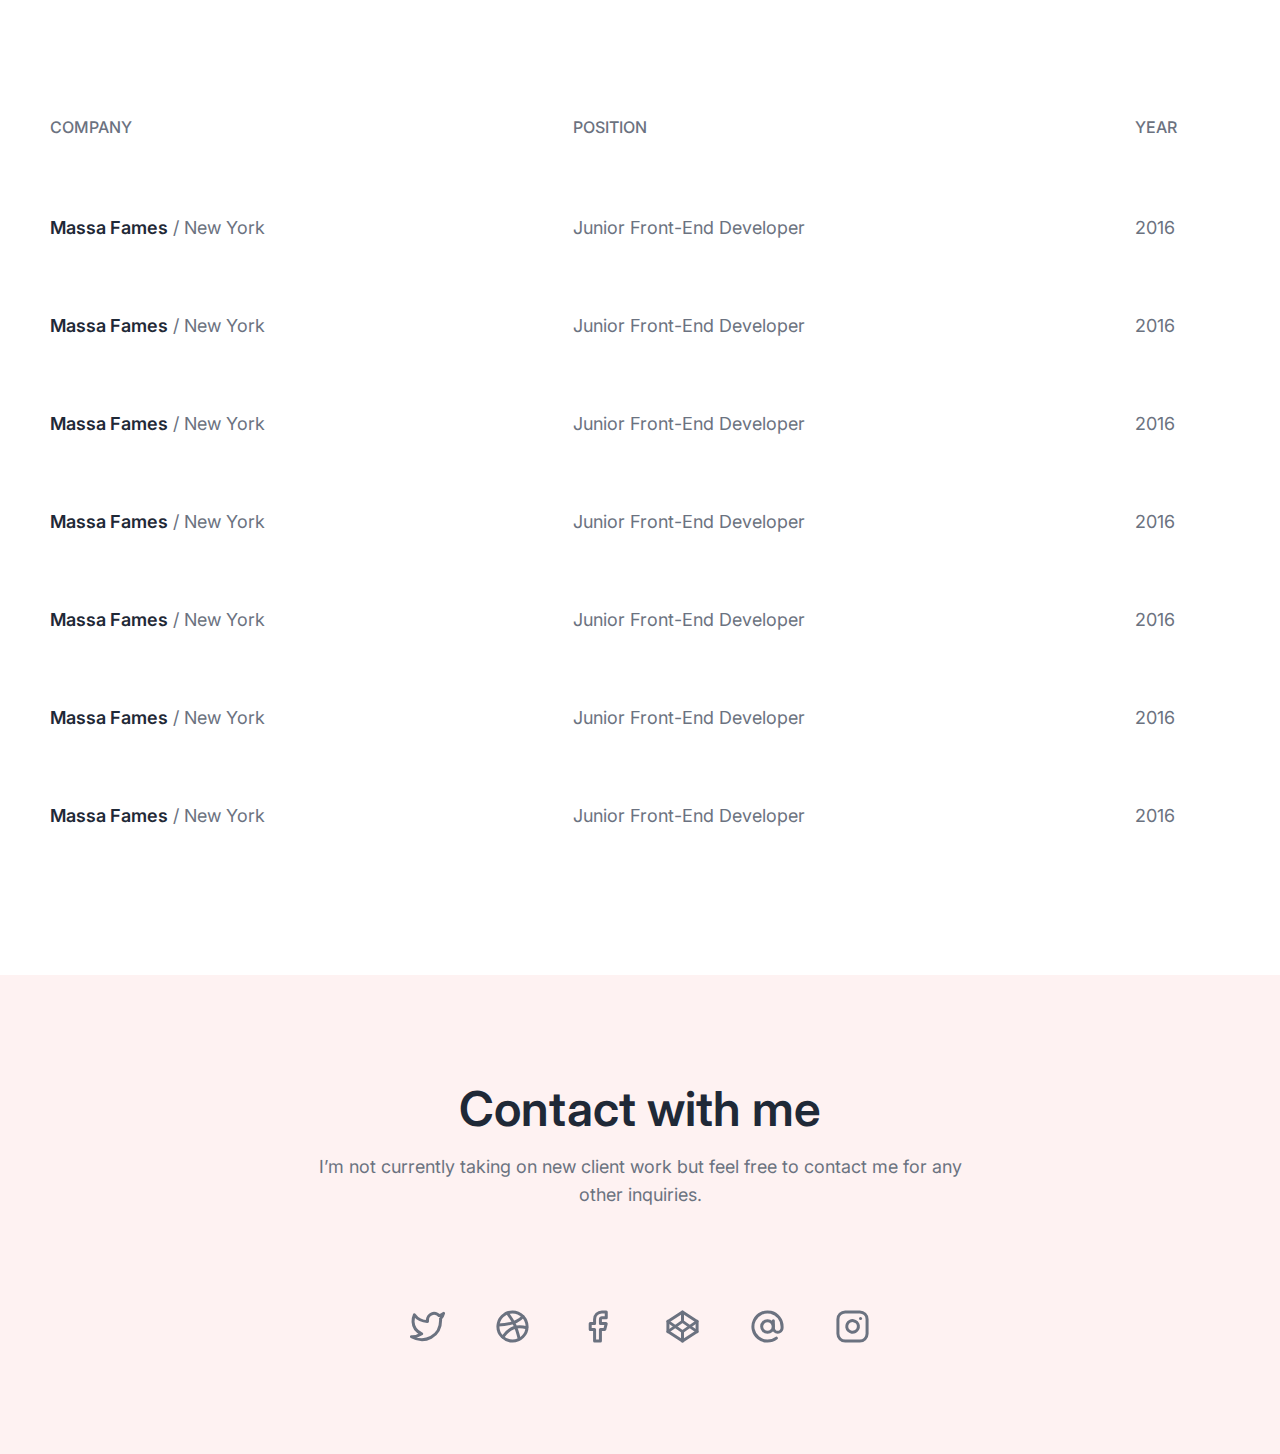
<file: dist/home.html>
<!doctype html>
<html lang="en">

<head>
	<title>HomePage</title>
	<meta charset="UTF-8">
	<meta name="format-detection" content="telephone=no">
	<!-- <style>body{opacity: 0;}</style> -->
	<link rel="stylesheet" href="css/style.min.css?_v=20240221172834">
	<link rel="shortcut icon" href="favicon.ico">
	<!-- <meta name="robots" content="noindex, nofollow"> -->
	<meta name="viewport" content="width=device-width, initial-scale=1.0">
</head>

<body>
	<div class="wrapper">
		<header class="header">
			<div class="header__container">
				<a href="" class="header__logo">D</a>
				<div class="header__menu menu">

					<nav class="menu__body">
						<ul class="menu__list">
							<li class="menu__item"><a href="" class="menu__link">Services</a></li>
							<li class="menu__item"><a href="" class="menu__link">Works</a></li>
							<li class="menu__item"><a href="" class="menu__link">Blog</a></li>
						</ul>
					</nav>
				</div>
				<button type="button" class="header__button button">Hire me</button>
				<button type="button" class="icon-menu"><span></span></button>
			</div>
		</header>
		<main class="page">
			<section class="page__section main-block">
				<div class="main-block__container">
					<div class="main-block__content content-main">
						<div class="content-main__name">Jessica Strosin</div>
						<h1 class="content-main__title">
							Creative thinker Minimalism lover
						</h1>
						<div class="content-main__text">
							Hi, I’m Jessica. I’m UI/UX Designer. If you are looking for
							Designer to build your brands and grow your business Let’s shake
							hands with me.
						</div>
						<div class="content-main__buttons">
							<button type="button" class="content-main__button button button-bg">
								Hire me
							</button>
							<a href="" class="content-main__button button">Read more</a>
						</div>
						<div class="content-main__info">
							I am currently open for part-time work.
						</div>
					</div>
					<div class="main-block__image">
						<picture><source srcset="img/main-block/55.webp" type="image/webp"><img src="img/main-block/55.jpg" alt="Image" /></picture>
					</div>
				</div>
			</section>
			<section class="services">
				<div class="services__container">
					<h2 class="services__title title">
						From beginning ideas to individual integrity, rich identity from
						the line <span>on the paper to final projects</span>
					</h2>
					<div class="services__body">
						<div class="services__image">
							<picture><source srcset="img/services/image.webp" type="image/webp"><img src="img/services/image.jpg" alt="Image" /></picture>
						</div>
						<div class="services__items">
							<div class="services__item item-services">
								<h4 class="item-services__title">Web design</h4>
								<div class="item-services__text">
									Provide our customers with optimized user-friendly
									experience to increase the efficiency of digital products.
								</div>
								<a href="" class="item-services__link">See Works</a>
							</div>
							<div class="services__item item-services">
								<h4 class="item-services__title">Web design</h4>
								<div class="item-services__text">
									Provide our customers with optimized user-friendly
									experience to increase the efficiency of digital product.
								</div>
								<a href="" class="item-services__link">See Works</a>
							</div>
							<div class="services__item item-services">
								<h4 class="item-services__title">Web design</h4>
								<div class="item-services__text">
									Provide our customers with optimized user-friendly
									experience to increase the efficiency of digital products.
								</div>
								<a href="" class="item-services__link">See Works</a>
							</div>
							<div class="services__item item-services">
								<h4 class="item-services__title">Web design</h4>
								<div class="item-services__text">
									Provide our customers with optimized user-friendly
									experience to increase the efficiency of digital products.
								</div>
								<a href="" class="item-services__link">See Works</a>
							</div>
							<div class="services__item item-services">
								<h4 class="item-services__title">Web design</h4>
								<div class="item-services__text">
									Provide our customers with optimized user-friendly
									experience to increase the efficiency of digital products.
								</div>
								<a href="" class="item-services__link">See Works</a>
							</div>
							<div class="services__item item-services">
								<h4 class="item-services__title">Web design</h4>
								<div class="item-services__text">
									Provide our customers with optimized user-friendly
									experience to increase the efficiency of digital products.
								</div>
								<a href="" class="item-services__link">See Works</a>
							</div>
						</div>
					</div>
				</div>
			</section>
			<section class="clients">
				<div class="clients__container">
					<h5 class="clients__label">Trusted by</h5>
					<div class="clients__items">
						<div class="clients__item">
							<picture><source srcset="img/clients/alphabet.webp" type="image/webp"><img src="img/clients/alphabet.png" alt="alphabet" /></picture>
						</div>
						<div class="clients__item">
							<picture><source srcset="img/clients/shopify-original.webp" type="image/webp"><img src="img/clients/shopify-original.png" alt="shopify" /></picture>
						</div>
						<div class="clients__item">
							<picture><source srcset="img/clients/amazon.webp" type="image/webp"><img src="img/clients/amazon.png" alt="amazon" /></picture>
						</div>
						<div class="clients__item">
							<picture><source srcset="img/clients/google-original.webp" type="image/webp"><img src="img/clients/google-original.png" alt="google" /></picture>
						</div>
						<div class="clients__item">
							<picture><source srcset="img/clients/netflix-primary.webp" type="image/webp"><img src="img/clients/netflix-primary.png" alt="netflix" /></picture>
						</div>
					</div>
				</div>
			</section>
			<section class="gallery">
				<div class="gallery__container">
					<h2 class="gallery__title title">
						It’s great to always give the customer the best feed.
					</h2>
					<div class="gallery__items">
						<a href="" class="gallery__item item-gallery">
							<div class="item-gallery__image-ibg">
								<picture><source srcset="img/gallery/01.webp" type="image/webp"><img class="ibg" src="img/gallery/01.jpg" alt="Auto" /></picture>
							</div>
							<div class="item-gallery__content">
								<div class="item-gallery__body">
									<h5 class="item-gallery__title">Project title here</h5>
									<div class="item-gallery__text">Photograph</div>
								</div>
							</div>
						</a>
						<a href="" class="gallery__item item-gallery item-gallery-row-2">
							<div class="item-gallery__image-ibg">
								<picture><source srcset="img/gallery/02.webp" type="image/webp"><img class="ibg" src="img/gallery/02.jpg" alt="Home" /></picture>
							</div>
							<div class="item-gallery__content">
								<div class="item-gallery__body">
									<h5 class="item-gallery__title">Project title here</h5>
									<div class="item-gallery__text">Photograph</div>
								</div>
							</div>
						</a>
						<a href="" class="gallery__item item-gallery">
							<div class="item-gallery__image-ibg">
								<picture><source srcset="img/gallery/03.webp" type="image/webp"><img class="ibg" src="img/gallery/03.jpg" alt="City" /></picture>
							</div>
							<div class="item-gallery__content">
								<div class="item-gallery__body">
									<h5 class="item-gallery__title">Project title here</h5>
									<div class="item-gallery__text">Photograph</div>
								</div>
							</div>
						</a>
						<a href="" class="gallery__item item-gallery item-gallery-col-2">
							<div class="item-gallery__image-ibg">
								<picture><source srcset="img/gallery/04.webp" type="image/webp"><img class="foto ibg" src="img/gallery/04.jpg" alt="Auto" /></picture>
							</div>
							<div class="item-gallery__content">
								<div class="item-gallery__body">
									<h5 class="item-gallery__title">Project title here</h5>
									<div class="item-gallery__text">Photograph</div>
								</div>
							</div>
						</a>
					</div>
				</div>
			</section>
			<section class="advantages">
				<div class="advantages__container">
					<div class="advantages__item">
						<div class="advantages__icon">
							<img src="img/advantages/01.svg" alt="Image" />
						</div>
						<h4 class="advantages__title">Business planning</h4>
						<div class="advantages__text">
							Excepteur sint occaecat cupidatat non proident, sunt in culpa
							qui officia deserunt mollit anim id est laborum.
						</div>
					</div>
					<div class="advantages__item">
						<div class="advantages__icon">
							<img src="img/advantages/02.svg" alt="Image" />
						</div>
						<h4 class="advantages__title">Financial planning</h4>
						<div class="advantages__text">
							Excepteur sint occaecat cupidatat non proident, sunt in culpa
							qui officia deserunt mollit anim id est laborum.
						</div>
					</div>
					<div class="advantages__item">
						<div class="advantages__icon">
							<img src="img/advantages/03.svg" alt="Image" />
						</div>
						<h4 class="advantages__title">Market Analytics</h4>
						<div class="advantages__text">
							Excepteur sint occaecat cupidatat non proident, sunt in culpa
							qui officia deserunt mollit anim id est laborum.
						</div>
					</div>
				</div>
			</section>
			<section class="careers">
				<div class="careers__container">
					<h2 class="careers__title title">Careers</h2>
					<div class="careers__table table">
						<table class="table__item">
							<tr class="table__row">
								<th class="table__title">COMPANY</th>
								<th class="table__title">POSITION</th>
								<th class="table__title">YEAR</th>
							</tr>
							<tr class="table__row">
								<td class="table__cell">
									<span>Massa Fames</span> / New York
								</td>
								<td class="table__cell">Junior Front-End Developer</td>
								<td class="table__cell">2016</td>
							</tr>
							<tr class="table__row">
								<td class="table__cell">
									<span>Massa Fames</span> / New York
								</td>
								<td class="table__cell">Junior Front-End Developer</td>
								<td class="table__cell">2016</td>
							</tr>
							<tr class="table__row">
								<td class="table__cell">
									<span>Massa Fames</span> / New York
								</td>
								<td class="table__cell">Junior Front-End Developer</td>
								<td class="table__cell">2016</td>
							</tr>
							<tr class="table__row">
								<td class="table__cell">
									<span>Massa Fames</span> / New York
								</td>
								<td class="table__cell">Junior Front-End Developer</td>
								<td class="table__cell">2016</td>
							</tr>
							<tr class="table__row">
								<td class="table__cell">
									<span>Massa Fames</span> / New York
								</td>
								<td class="table__cell">Junior Front-End Developer</td>
								<td class="table__cell">2016</td>
							</tr>
							<tr class="table__row">
								<td class="table__cell">
									<span>Massa Fames</span> / New York
								</td>
								<td class="table__cell">Junior Front-End Developer</td>
								<td class="table__cell">2016</td>
							</tr>
							<tr class="table__row">
								<td class="table__cell">
									<span>Massa Fames</span> / New York
								</td>
								<td class="table__cell">Junior Front-End Developer</td>
								<td class="table__cell">2016</td>
							</tr>
						</table>
					</div>
				</div>
			</section>
		</main>
		<footer class="footer">
			<div class="footer__container">
				<h2 class="footer__title title">Contact with me</h2>
				<div class="footer__text">
					I’m not currently taking on new client work but feel free to contact me
					for any other inquiries.
				</div>
				<div class="footer__social social">
					<a href="" class="social__icon">
						<img src="img/icons/social/01.svg" alt="Image" />
					</a>
					<a href="" class="social__icon">
						<img src="img/icons/social/02.svg" alt="Image" />
					</a>
					<a href="" class="social__icon">
						<img src="img/icons/social/03.svg" alt="Image" />
					</a>
					<a href="" class="social__icon">
						<img src="img/icons/social/04.svg" alt="Image" />
					</a>
					<a href="" class="social__icon">
						<img src="img/icons/social/05.svg" alt="Image" />
					</a>
					<a href="" class="social__icon">
						<img src="img/icons/social/06.svg" alt="Image" />
					</a>
				</div>
			</div>
		</footer>

	</div>
	<script src="js/app.min.js?_v=20240221172834"></script>
</body>

</html>
</file>
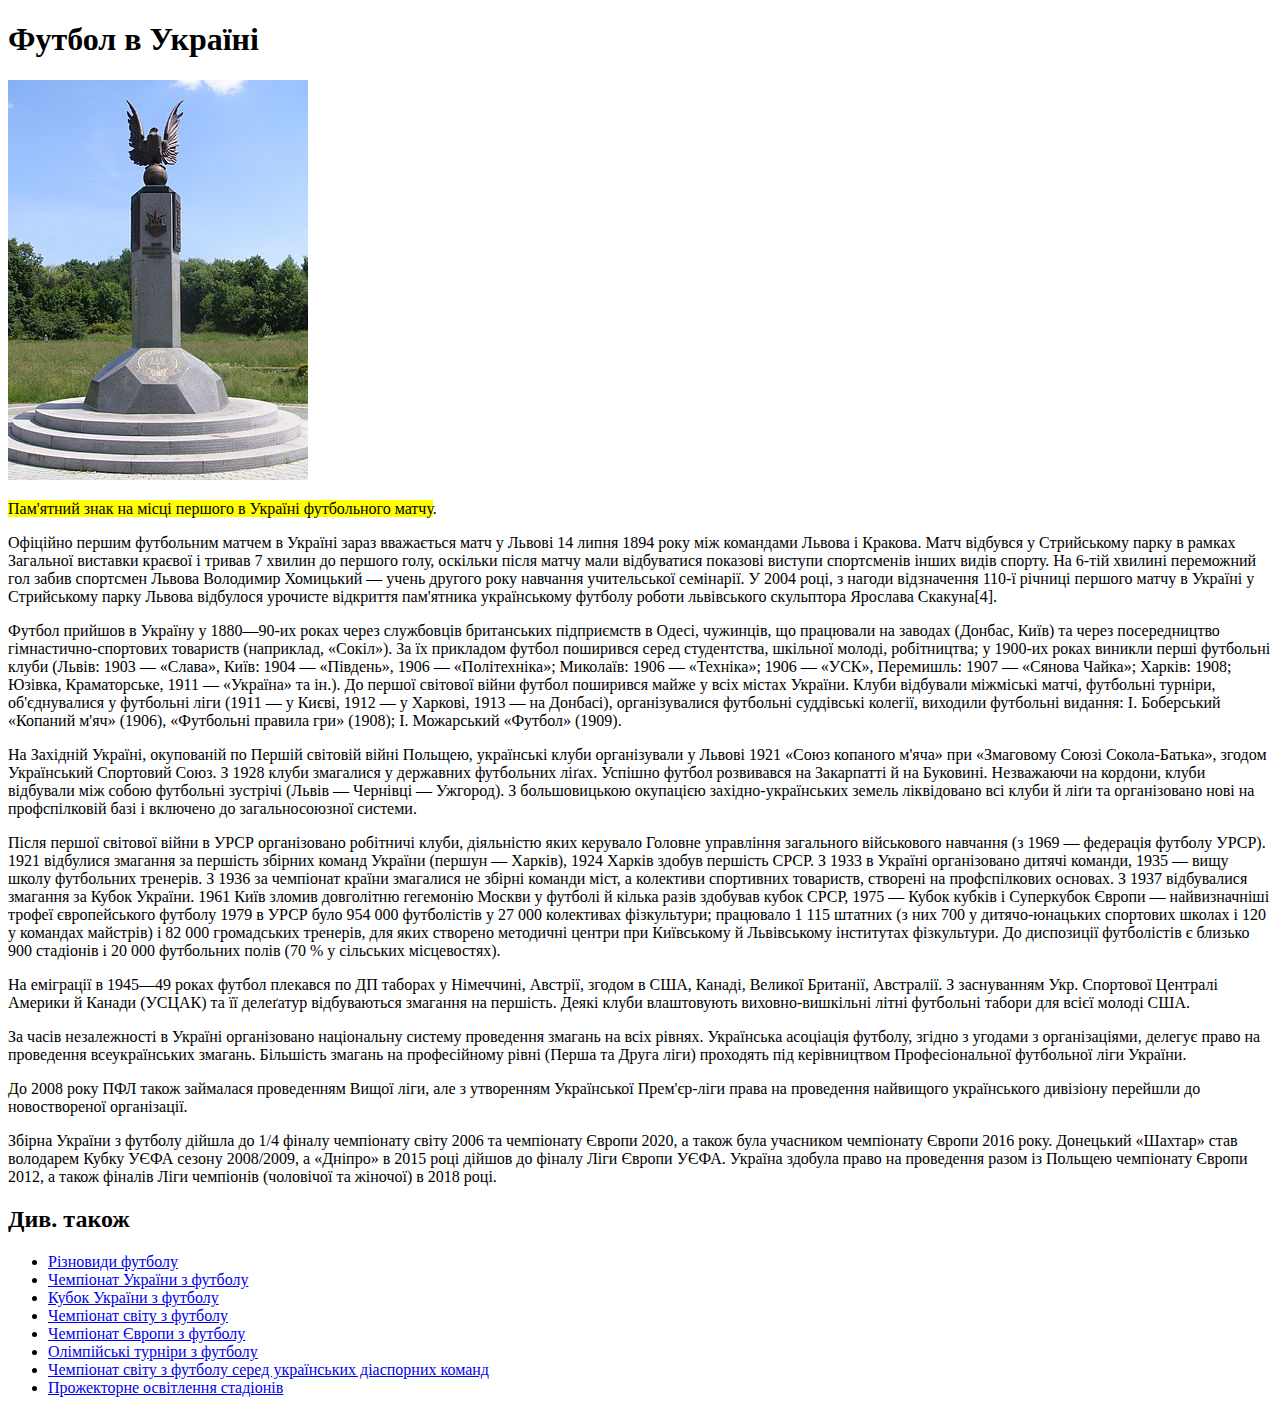
<file: lesson_2/football_in_ukraine.html>
<!DOCTYPE html>
<html lang="uk">

<head>
	<meta charset="UTF-8">
	<meta name="viewport" content="width=device-width, initial-scale=1.0">
	<title>Футбол в Україні</title>
</head>

<body>
	<header>
		<h1>Футбол в Україні</h1>
	</header>

	<main>
		<div class="block-5">
			<img src="img/pamiannyk.jpg" alt="Пам'ятний знак на місці першого в Україні футбольного матчу">
		</div>
		<div class="block-6">
			<p title="Стрийський парк" class="text"><mark>Пам'ятний знак на місці першого в Україні футбольного
					матчу</mark>.</p>
		</div>
		<div class="block-7">
			<p>Офіційно першим футбольним матчем в Україні зараз вважається матч у Львові 14 липня 1894 року між командами
				Львова і Кракова. Матч відбувся у Стрийському парку в рамках Загальної виставки краєвої і тривав 7 хвилин до
				першого голу, оскільки після матчу мали відбуватися показові виступи спортсменів інших видів спорту. На
				6-тій
				хвилині переможний гол забив спортсмен Львова Володимир Хомицький — учень другого року навчання учительської
				семінарії. У 2004 році, з нагоди відзначення 110-ї річниці першого матчу в Україні у Стрийському парку
				Львова
				відбулося урочисте відкриття пам'ятника українському футболу роботи львівського скульптора Ярослава
				Скакуна[4].
			</p>

			<p>Футбол прийшов в Україну у 1880—90-их роках через службовців британських підприємств в Одесі, чужинців, що
				працювали на заводах (Донбас, Київ) та через посередництво гімнастично-спортових товариств (наприклад,
				«Сокіл»). За їх прикладом футбол поширився серед студентства, шкільної молоді, робітництва; у 1900-их роках
				виникли перші футбольні клуби (Львів: 1903 — «Слава», Київ: 1904 — «Південь», 1906 — «Політехніка»;
				Миколаїв:
				1906 — «Техніка»; 1906 — «УСК», Перемишль: 1907 — «Сянова Чайка»; Харків: 1908; Юзівка, Краматорське, 1911 —
				«Україна» та ін.). До першої світової війни футбол поширився майже у всіх містах України. Клуби відбували
				міжміські матчі, футбольні турніри, об'єднувалися у футбольні ліги (1911 — у Києві, 1912 — у Харкові, 1913 —
				на
				Донбасі), організувалися футбольні суддівські колегії, виходили футбольні видання: І. Боберський «Копаний
				м'яч»
				(1906), «Футбольні правила гри» (1908); І. Можарський «Футбол» (1909).
			</p>

			<p>На Західній Україні, окупованій по Першій світовій війні Польщею, українські клуби організували у Львові
				1921
				«Союз копаного м'яча» при «Змаговому Союзі Сокола-Батька», згодом Український Спортовий Союз. З 1928 клуби
				змагалися у державних футбольних ліґах. Успішно футбол розвивався на Закарпатті й на Буковині. Незважаючи на
				кордони, клуби відбували між собою футбольні зустрічі (Львів — Чернівці — Ужгород). З большовицькою
				окупацією
				західно-українських земель ліквідовано всі клуби й ліґи та організовано нові на профспілковій базі і
				включено
				до загальносоюзної системи.
			</p>

			<p>Після першої світової війни в УРСР організовано робітничі клуби, діяльністю яких керувало Головне управління
				загального військового навчання (з 1969 — федерація футболу УРСР). 1921 відбулися змагання за першість
				збірних
				команд України (першун — Харків), 1924 Харків здобув першість СРСР. З 1933 в Україні організовано дитячі
				команди, 1935 — вищу школу футбольних тренерів. З 1936 за чемпіонат країни змагалися не збірні команди міст,
				а
				колективи спортивних товариств, створені на профспілкових основах. З 1937 відбувалися змагання за Кубок
				України. 1961 Київ зломив довголітню гегемонію Москви у футболі й кілька разів здобував кубок СРСР, 1975 —
				Кубок кубків і Суперкубок Європи — найвизначніші трофеї європейського футболу 1979 в УРСР було 954 000
				футболістів у 27 000 колективах фізкультури; працювало 1 115 штатних (з них 700 у дитячо-юнацьких спортових
				школах і 120 у командах майстрів) і 82 000 громадських тренерів, для яких створено методичні центри при
				Київському й Львівському інститутах фізкультури. До диспозиції футболістів є близько 900 стадіонів і 20 000
				футбольних полів (70 % у сільських місцевостях).
			</p>

			<p>На еміграції в 1945—49 роках футбол плекався по ДП таборах у Німеччині, Австрії, згодом в США, Канаді,
				Великої
				Британії, Австралії. З заснуванням Укр. Спортової Централі Америки й Канади (УСЦАК) та її делеґатур
				відбуваються змагання на першість. Деякі клуби влаштовують виховно-вишкільні літні футбольні табори для
				всієї
				молоді США.
			</p>

			<p>
				За часів незалежності в Україні організовано національну систему проведення змагань на всіх рівнях.
				Українська
				асоціація футболу, згідно з угодами з організаціями, делегує право на проведення всеукраїнських змагань.
				Більшість змагань на професійному рівні (Перша та Друга ліги) проходять під керівництвом Професіональної
				футбольної ліги України.
			</p>

			<p>
				До 2008 року ПФЛ також займалася проведенням Вищої ліги, але з утворенням Української Прем'єр-ліги права на
				проведення найвищого українського дивізіону перейшли до новоствореної організації.
			</p>

			<p>
				Збірна України з футболу дійшла до 1/4 фіналу чемпіонату світу 2006 та чемпіонату Європи 2020, а також була
				учасником чемпіонату Європи 2016 року. Донецький «Шахтар» став володарем Кубку УЄФА сезону 2008/2009, а
				«Дніпро» в 2015 році дійшов до фіналу Ліги Європи УЄФА. Україна здобула право на проведення разом із Польщею
				чемпіонату Європи 2012, а також фіналів Ліги чемпіонів (чоловічої та жіночої) в 2018 році.
			</p>

		</div>
	</main>
	<footer>
		<div class="block-8">
			<h2 class="go-2">Див. також</h2>
			<ul class="spisok-8">
				<li><a
						href="https://uk.wikipedia.org/wiki/%D0%A0%D1%96%D0%B7%D0%BD%D0%BE%D0%B2%D0%B8%D0%B4%D0%B8_%D1%84%D1%83%D1%82%D0%B1%D0%BE%D0%BB%D1%83">Різновиди
						футболу</a></li>
				<li><a
						href="https://uk.wikipedia.org/wiki/%D0%A7%D0%B5%D0%BC%D0%BF%D1%96%D0%BE%D0%BD%D0%B0%D1%82_%D0%A3%D0%BA%D1%80%D0%B0%D1%97%D0%BD%D0%B8_%D0%B7_%D1%84%D1%83%D1%82%D0%B1%D0%BE%D0%BB%D1%83">Чемпіонат
						України з футболу</a></li>
				<li><a
						href="https://uk.wikipedia.org/wiki/%D0%9A%D1%83%D0%B1%D0%BE%D0%BA_%D0%A3%D0%BA%D1%80%D0%B0%D1%97%D0%BD%D0%B8_%D0%B7_%D1%84%D1%83%D1%82%D0%B1%D0%BE%D0%BB%D1%83">Кубок
						України з футболу</a></li>
				<li><a
						href="https://uk.wikipedia.org/wiki/%D0%A7%D0%B5%D0%BC%D0%BF%D1%96%D0%BE%D0%BD%D0%B0%D1%82_%D1%81%D0%B2%D1%96%D1%82%D1%83_%D0%B7_%D1%84%D1%83%D1%82%D0%B1%D0%BE%D0%BB%D1%83">Чемпіонат
						світу з футболу</a></li>
				<li><a
						href="https://uk.wikipedia.org/wiki/%D0%A7%D0%B5%D0%BC%D0%BF%D1%96%D0%BE%D0%BD%D0%B0%D1%82_%D0%84%D0%B2%D1%80%D0%BE%D0%BF%D0%B8_%D0%B7_%D1%84%D1%83%D1%82%D0%B1%D0%BE%D0%BB%D1%83">Чемпіонат
						Європи з футболу</a></li>
				<li><a
						href="https://uk.wikipedia.org/wiki/%D0%A4%D1%83%D1%82%D0%B1%D0%BE%D0%BB_%D0%BD%D0%B0_%D0%9E%D0%BB%D1%96%D0%BC%D0%BF%D1%96%D0%B9%D1%81%D1%8C%D0%BA%D0%B8%D1%85_%D1%96%D0%B3%D1%80%D0%B0%D1%85">Олімпійські
						турніри з футболу</a></li>
				<li><a
						href="https://uk.wikipedia.org/wiki/%D0%A7%D0%B5%D0%BC%D0%BF%D1%96%D0%BE%D0%BD%D0%B0%D1%82_%D1%81%D0%B2%D1%96%D1%82%D1%83_%D0%B7_%D1%84%D1%83%D1%82%D0%B1%D0%BE%D0%BB%D1%83_%D1%81%D0%B5%D1%80%D0%B5%D0%B4_%D1%83%D0%BA%D1%80%D0%B0%D1%97%D0%BD%D1%81%D1%8C%D0%BA%D0%B8%D1%85_%D0%B4%D1%96%D0%B0%D1%81%D0%BF%D0%BE%D1%80%D0%BD%D0%B8%D1%85_%D0%BA%D0%BE%D0%BC%D0%B0%D0%BD%D0%B4">Чемпіонат
						світу з футболу серед українських діаспорних команд</a></li>
				<li><a
						href="https://uk.wikipedia.org/wiki/%D0%9F%D1%80%D0%BE%D0%B6%D0%B5%D0%BA%D1%82%D0%BE%D1%80%D0%BD%D0%B5_%D0%BE%D1%81%D0%B2%D1%96%D1%82%D0%BB%D0%B5%D0%BD%D0%BD%D1%8F">Прожекторне
						освітлення стадіонів</a></li>
			</ul>
		</div>
	</footer>
</body>

</html>
</file>
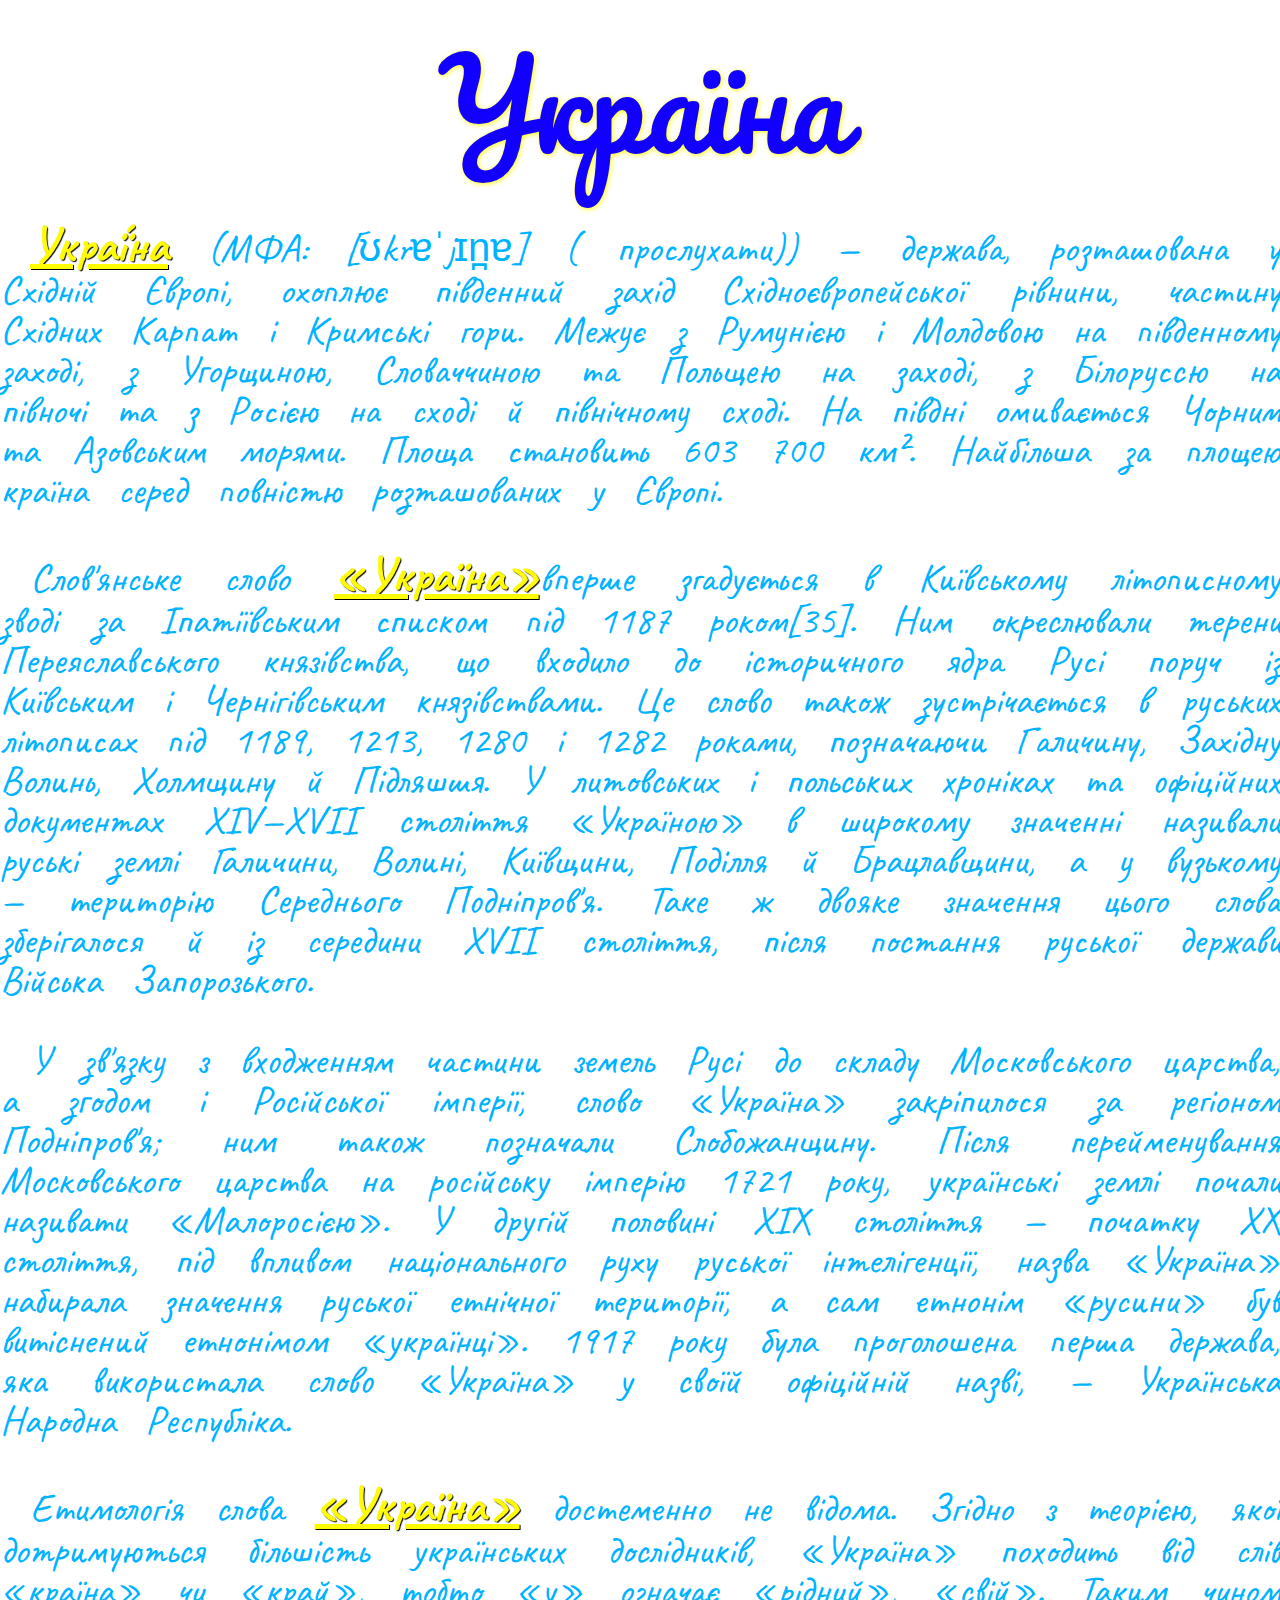
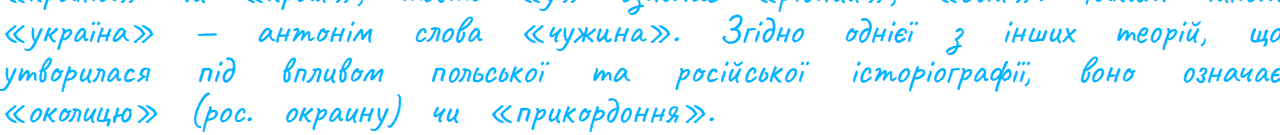
<file: lesson_4/ukraine.html>
<!DOCTYPE html>
<html lang="uk">

<head>
	<meta charset="UTF-8">
	<meta name="viewport" content="width=device-width, initial-scale=1.0">
	<link rel="stylesheet" href="css/style.css">
	<link href="https://fonts.googleapis.com/css?family=Caveat:500,700&display=swap" rel="stylesheet" />
	<link rel="preconnect" href="https://fonts.googleapis.com">
	<link rel="preconnect" href="https://fonts.gstatic.com" crossorigin>
	<link href="https://fonts.googleapis.com/css2?family=Pacifico&display=swap" rel="stylesheet">
	<title>UKRAINE</title>
</head>

<body>
	<header>
		<h1 class="glory1">Україна</h1>
	</header>
	<br>
	<main>
		<div class="text1">
			<p>
				<span>Украї́на</span> (МФА: [ʊkrɐˈjɪn̪ɐ] ( прослухати)) — держава, розташована у Східній Європі, охоплює південний захід Східноєвропейської рівнини, частину Східних Карпат і Кримські гори. Межує з Румунією і Молдовою на південному заході, з Угорщиною, Словаччиною та Польщею на заході, з Білоруссю на півночі та з Росією на сході й північному сході. На півдні омивається Чорним та Азовським морями. Площа становить 603 700 км². Найбільша за площею країна серед повністю розташованих у Європі.
			</p>
			<br>
			<p>
				Слов'янське слово <span>«Україна»</span>вперше згадується в Київському літописному зводі за Іпатіївським списком під 1187 роком[35]. Ним окреслювали терени Переяславського князівства, що входило до історичного ядра Русі поруч із Київським і Чернігівським князівствами. Це слово також зустрічається в руських літописах під 1189, 1213, 1280 і 1282 роками, позначаючи Галичину, Західну Волинь, Холмщину й Підляшшя. У литовських і польських хроніках та офіційних документах XIV—XVII століття «Україною» в широкому значенні називали руські землі Галичини, Волині, Київщини, Поділля й Брацлавщини, а у вузькому — територію Середнього Подніпров'я. Таке ж двояке значення цього слова зберігалося й із середини XVII століття, після постання руської держави Війська Запорозького.
			</p>
			<br>
			<p>
				У зв'язку з входженням частини земель Русі до складу Московського царства, а згодом і Російської імперії, слово «Україна» закріпилося за регіоном Подніпров'я; ним також позначали Слобожанщину. Після перейменування Московського царства на російську імперію 1721 року, українські землі почали називати «Малоросією». У другій половині XIX століття — початку XX століття, під впливом національного руху руської інтелігенції, назва «Україна» набирала значення руської етнічної території, а сам етнонім «русини» був витіснений етнонімом «українці». 1917 року була проголошена перша держава, яка використала слово «Україна» у своїй офіційній назві, — Українська Народна Республіка.
			</p>
			<br>
			<p>
				Етимологія слова <span>«Україна»</span> достеменно не відома. Згідно з теорією, якої дотримуються більшість українських дослідників, «Україна» походить від слів «країна» чи «край», тобто «у» означає «рідний», «свій». Таким чином «україна» — антонім слова «чужина». Згідно однієї з інших теорій, що утворилася під впливом польської та російської історіографії, воно означає «околицю» (рос. окраину) чи «прикордоння».
			</p>
		</div>
	</main>
</body>

</html>
</file>
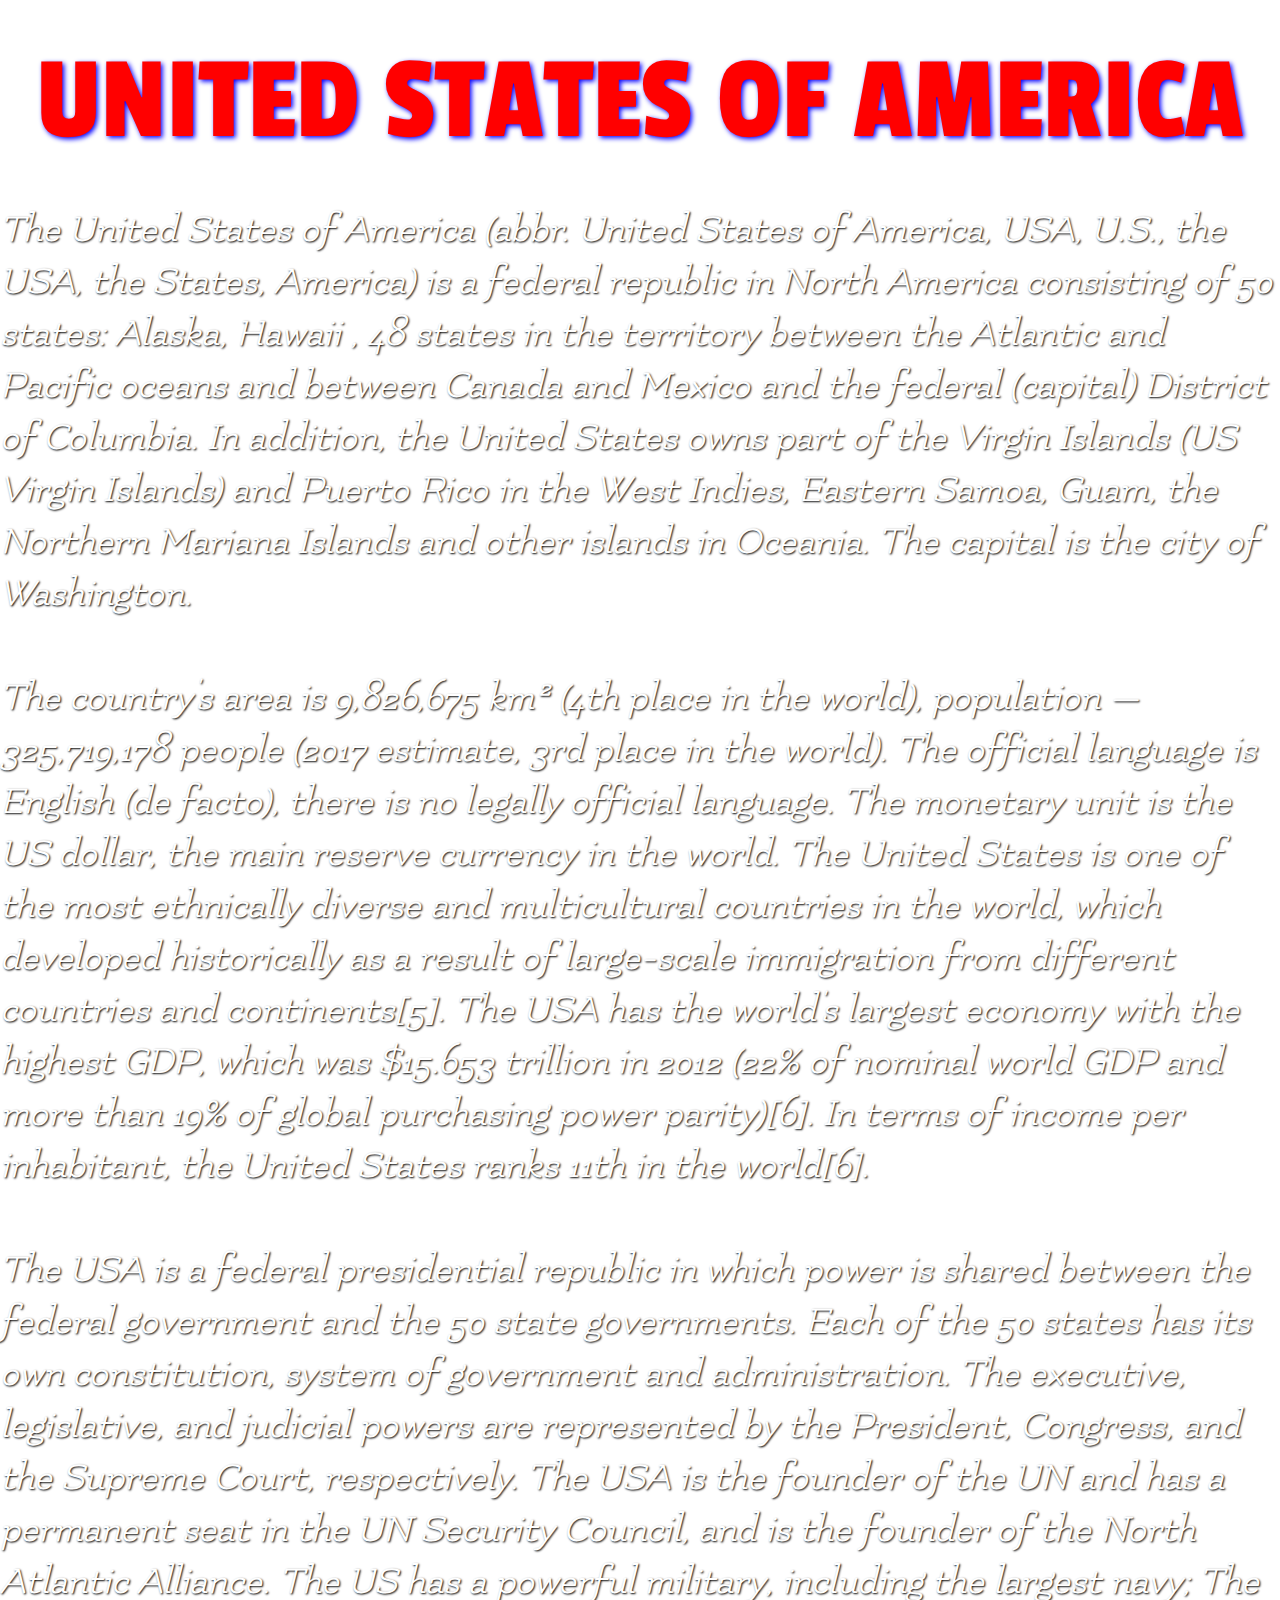
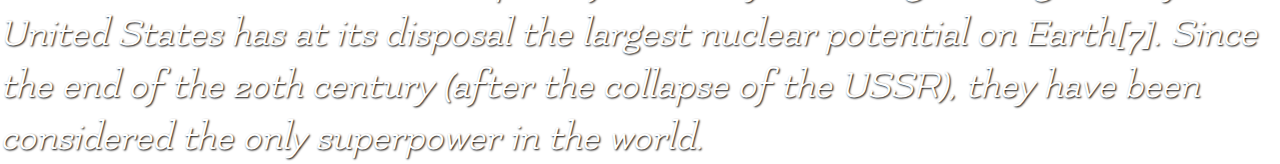
<file: lesson_4/usa.html>
<!DOCTYPE html>
<html lang="en">

<head>
	<meta charset="UTF-8">
	<meta name="viewport" content="width=device-width, initial-scale=1.0">
	<link rel="stylesheet" href="css/style.css">
	<link rel="preconnect" href="https://fonts.googleapis.com">
	<link rel="preconnect" href="https://fonts.gstatic.com" crossorigin>
	<link href="https://fonts.googleapis.com/css2?family=Passion+One:wght@700&display=swap" rel="stylesheet">
	<link rel="preconnect" href="https://fonts.googleapis.com">
	<link rel="preconnect" href="https://fonts.gstatic.com" crossorigin>
	<link href="https://fonts.googleapis.com/css2?family=Flamenco:wght@300&display=swap" rel="stylesheet">
	<title>USA</title>
</head>

<body>
	<header>
		<h1 class="glory2">United States of America</h1>
	</header>
	<main>
		<div class="text2">
			<p>
				The United States of America (abbr. United States of America, USA, U.S., the USA, the States, America) is a federal republic in North America consisting of 50 states: Alaska, Hawaii , 48 states in the territory between the Atlantic and Pacific oceans and between Canada and Mexico and the federal (capital) District of Columbia. In addition, the United States owns part of the Virgin Islands (US Virgin Islands) and Puerto Rico in the West Indies, Eastern Samoa, Guam, the Northern Mariana Islands and other islands in Oceania. The capital is the city of Washington.
			</p>
			<br>
			<p>
				The country's area is 9,826,675 km² (4th place in the world), population — 325,719,178 people (2017 estimate, 3rd place in the world). The official language is English (de facto), there is no legally official language. The monetary unit is the US dollar, the main reserve currency in the world. The United States is one of the most ethnically diverse and multicultural countries in the world, which developed historically as a result of large-scale immigration from different countries and continents[5]. The USA has the world's largest economy with the highest GDP, which was $15.653 trillion in 2012 (22% of nominal world GDP and more than 19% of global purchasing power parity)[6]. In terms of income per inhabitant, the United States ranks 11th in the world[6].
			</p>
			<br>
			<p>
				The USA is a federal presidential republic in which power is shared between the federal government and the 50 state governments. Each of the 50 states has its own constitution, system of government and administration. The executive, legislative, and judicial powers are represented by the President, Congress, and the Supreme Court, respectively. The USA is the founder of the UN and has a permanent seat in the UN Security Council, and is the founder of the North Atlantic Alliance. The US has a powerful military, including the largest navy; The United States has at its disposal the largest nuclear potential on Earth[7]. Since the end of the 20th century (after the collapse of the USSR), they have been considered the only superpower in the world.
			</p>
		</div>
	</main>

</body>

</html>
</file>
<file: lesson_3/css/style.css>
@import url("reset.css");
/*    */


.link,
#p-1,
#p-2,
#p-3,
#p-4{
	color: rgb(255, 0, 0);
}

.point,
.point-2,
h4{
	color: rgb(100, 3, 255);
}

h1,
h2{
	color: rgb(3, 79, 8);
}

div.text,
.block-2{
	color: rgb(255, 234, 0);
}

.text span{
	color: rgb(8, 202, 17);
}
.text-1 ~ p{
	color: rgb(0, 213, 255);
}

.paragraf .glory{
	color: rgb(255, 145, 0);
}
.photo + p{
	color:rgb(0, 213, 255);
}
.text-2 > .paragraf-1 > .text-3{
	color: red;
}
.text-2 > p{
	color: rgb(146, 108, 218);
}

[class*="_words"] {
	color: rgb(231, 84, 207);
}
.text-3 .text-4 {
	color: rgb(248, 180, 77);
}
.glory-2{
 color: blueviolet;
}

div.text-4{
	color: rgb(82, 255, 76);
}

.text-4 .text-6{
	color: rgb(240, 26, 215);
}
</file>
<file: lesson_4/css/style.css>
@import url("fonts.css");
@import url(https://fonts.googleapis.com/css?family=Monoton:regular&display=swap);
@import url("reset.css");

/* Ukraine–United States relations */

h1.glory{
	font-family:"Monoton",sans-serif;
	font-size: 100px;
	text-align: center;
	color: #067d00;
	text-shadow: 1px 1px 2px #000000;
}

.text{
	font-family: "Gotham",sans-serif;
	font-size: 40px;
	text-indent: 15px;
}

.paragraf {
	font-style: italic;
	font-weight: 700;
	color: #600239;
	text-decoration: underline;
	text-transform: capitalize;
	line-height: 1.2;
}

.paragraf1 {
	font-style: oblique;
	color: #ff00ff;
	text-align: justify;
	line-height: 1.5;
	white-space: nowrap;
}

.paragraf2 {
	font-size: 50px;
	font-weight: 700;
	color: #097809;
	text-align: center;
	text-shadow: 1px 1px 3px #104803, -1px -1px 4px #ddff00;
	text-transform: uppercase;
	letter-spacing: 5px;
}

.paragraf3 {
	color: #ff0000;
	text-transform: lowercase;
	text-decoration: line-through;
}

.paragraf4 {
	color: #dde10a;
	word-spacing: 10px;
	text-decoration: overline;
	text-align: justify;
}

.paragraf5 {
	color: #796041;
	text-transform: capitalize;
}
footer{
	text-align: center;
}

/* УКРАЇНА і USA */

h1{
font-family: "Passion One","Pacifico",sans-serif;
font-size: 120px;
text-align: center;
line-height:1.7;
}

/* УКРАЇНА */

.glory1{
	font-size: 120px;
	color: #1100ff;
	text-shadow: 1px 1px 5px #ffff00;

}

div.text1{
	font-family:"Caveat",sans-serif;
	font-size: 40px;
	color:#00b3ff;
	text-align: justify;
	text-indent: 30px;
	word-spacing: 20px;
}

span{
	font-size:50px;
	color:#fffb00;
	text-shadow: 1px 1px 1px #000;
	font-weight: 700;
	text-decoration: underline;
}

/* USA */

.glory2{
	color: #ff0000;
	text-shadow: 2px 2px 5px #0400ff;
	text-transform: uppercase;
}

div.text2{
	font-family: "Flamenco", serif;
	font-size: 40px;
	color: #ffffff;
	text-shadow: 1px 1px 2px #000000;
	line-height: 1.3;
	font-style: oblique;
}
</file>
<file: lesson_6/css/style.css>
@import url("reset.css");

@import url(https://fonts.googleapis.com/css?family=Poppins:300,500,700&display=swap);

/* -------------------------------- */

body {
	font-family: "Poppins", sans-serif;
	color: #6c757d;
	font-size: 14px;
	font-weight: 300;
	
}
/* -------------------------------- */
.article {
	padding-top: 80px;
	padding-bottom: 80px;
}

[class*="__container"] {
	max-width: 1470px;
	margin: 0 auto;
	padding-left: 15px;
	padding-right: 15px;
}

/* Додаткове обмеження ширини */

.article__block {
	max-width: 1240px;
	margin: 0 auto;
}

/* Друге додаткове обмеження ширини */

.article__text-block {
	max-width: 816px;
	margin: 0 auto 80px;
}

.article__text-block p {
	line-height: 1.78;
	margin-bottom: 30px;
}

.article__title {
	color: #212529;
	font-size: 25px;
	line-height: 1.6;
	margin-bottom: 40px;
	font-weight: 700;
}

.glory {
	margin-bottom: 100px;
}

.article__image {
	max-width: 100%;
	margin-bottom: 80px;
}

.images {
	font-size: 0;
	margin-bottom: 40px;
}

.images-1{
	margin-bottom: 100px;
}

.image {
	max-width: 100%;
}

.image-1 {
	margin-right: 30px;
}

.article__picture {
	max-width: 100%;
	margin: 0 auto 100px;
}

/* ----------------------------------- */
.glory-1{
	background-color: #212529;
	color: #ffffff;
	font-weight:700;
	font-size: 35px;
	text-transform: uppercase;
	text-align: center;
	padding: 20px;
	margin: 0 auto 80px;
	box-shadow: inset 0px 0px 5px 10px #ffffff;


}
.images-2 {
	font-size: 0;
	margin-bottom: 80px;
}
.image-3,
.image-4,
.image-5{
	max-width: 300px;
	margin:0 80px 10px 0;
}

.image-3 {
	border: 3px dotted #583823;
	border-radius: 20px;
	box-shadow: 5px 5px 20px 0 #4e799c;

}
.image-4 {
	border: 3px solid #583823;
	border-radius: 50%;
	box-shadow: 5px 5px 20px 0 #4e799c;
}
.image-5 {
	border: 3px dashed #583823;
	border-radius:50% / 0% 100%;
	outline: 3px dashed #583823;
}
.image-6 {
	border: 3px double #583823;
	max-width: 300px;
	border-radius: 40% 60% ;
	opacity: 0.7;
	box-shadow: 0px 0px 29px 0px #4e799c;
}
</file>
<file: lesson_8/css/style.css>
@import url("reset.css");

@import url(https://fonts.googleapis.com/css?family=Poppins:300,700&display=swap);

@import url(https://fonts.googleapis.com/css?family=Inter:500,600,700&display=swap);

/* -------------------------------- */
.article {
		background: #2e4956 url("../img/bg01.png") center/cover no-repeat;
}
[class*="__container"]{
	max-width: 1470px;
	padding: 0 15px;
	margin: 0 auto;
}
.article__container {
	font-family: "Poppins", sans-serif;
	font-size: 12px;
	color: #E5E5E5;
	line-height:1.67;
}
.article__block {
	max-width: 1240px;
	margin: 0 auto;
	padding-top: 330px;
	padding-bottom: 100px;
}
.article__block *{
	margin-bottom: 15px;
}

.article__glory {
	font-weight: 700;
	color: #F8F9FA;
	font-size: 25px;
	line-height: 1.6;
}
.article__glory:hover{
	text-shadow: 0px 0px 5px #F8F9FA;
}
.article__block *:last-child{
	margin-bottom: 0px;
}
/* ----------------------------------------- */
main{
	font-family: "Inter", sans-serif;
}
.basic {
	background: #e4eafb url("../img/bg02.png") center/cover no-repeat;
}

.basic__container {
	font-size: 16px;
	line-height: 1.5;
	font-weight: 500;
	max-width: 1170px;
	margin: 0 auto;
	padding-top: 81px;
	padding-bottom: 146px;
}
.basic__block >*{
	margin-bottom: 20px;
}
.basic__block {
	max-width: 570px;
	margin-right: 179px;
	padding-top: 64px;
	display: inline-block;
}
.basic__prices {
	font-weight: 600;
	font-size: 18px;
	line-height: 1.33;
	color: #3056D3;
	margin-bottom: 13px;
}
.basic__prices:hover .basic__price{
	text-decoration: underline;
	font-weight: 700;
}
.basic__glory {
	font-weight: 700;
	font-size: 36px;
	line-height: 1.25;
	color: #212B36;
	margin-bottom: 15px;
}
.basic__text{
	color: #637381;
	margin-bottom: 35px;
}

.basic__link {
	font-weight: 600;
	color: #FFFFFF;
	background: #3056D3;
	border-radius: 30px;
	padding: 10px 30px;
	display: inline-block;
}
.basic__link:hover{
	padding: 11px 31px;
font-size: 18px;
}
.basic__link:active{
	background: #212B36;
}
.basic__link:visited{
	background: #637381;
}
.basic__link:visited:active{
	background: #212B36;
}
.basic__link:hover:hover{
	margin-bottom: 15px;
}
.basic__block >*:last-child{
	margin-bottom: 20px;
}

.basic__image {
	max-width: 100%;
}
/* ------------------------------------------ */
.lists {
	background: #b8b9ba url("../img/repeat.png") center repeat;
	padding-top: 40px;
}
.licts__container {
	max-width:1145px;
	margin: 0 auto;
	font-weight: 700;
	font-size: 16px;
	color: #637381;
}
.lists__list ul{
	display: inline-block;
	max-width: 310px;
	margin-bottom: 60px;
	margin-right: 60px;
	vertical-align: top;
}
.lists__list li{
	margin-bottom: 18px;
	padding-left: 30px;
	padding-top: 2px;
	min-height: 20px;
}

.lists__text li{
	padding-left: 0px;
}

.lists__text li::before {
	content: "";
	background:url("../img/li/01.png") 0 0 no-repeat;
	display: inline-block;
	width: 8px;
	height: 8px;
	margin-bottom: 2px;
	margin-right: 10px;
}

.lists__text li:hover::before {
	content: "";
	background:url("../img/li/07.png") 0 0 no-repeat;
	width: 6px;
	height: 6px;
	margin: 0px 11px 3px 1px;

}
.lists__text-1 li {
	background:url("../img/li/02.png") no-repeat;
}
.lists__text-2 li {
	background:url("../img/li/03.png") no-repeat;
}
.lists__text-3 li {
	background:url("../img/li/04.png")  no-repeat;
}
.lists__text-4 li {
	background:url("../img/li/05.png")  no-repeat;
}
.lists__text-5 li {
	background:url("../img/li/06.png") no-repeat; 
padding-top: 1px;
min-height: 18px;
padding-left: 28px;
}
</file>
<file: lesson_9/css/style.css>
@import url("reset.css");
/* &display=swap */
@import url(https://fonts.googleapis.com/css?family=Balsamiq+Sans:regular,700&display=swap);
/* -------------------------------- */
body{
	font-family: "Balsamiq+Sans", sans-serif;
	font-weight: 700;
	font-size: 20px;
}
[class*="__block"]
{max-width: 1440px;
	margin: 0 auto;
	background-color: #B0C4DE;
}
[class*="__glory"]{
	text-align: center;
	font-size: 40px;
	text-transform: uppercase;
	padding: 20px;
	color: #B0C4DE;
	background-color: #808080;
}
[class*="__text"]{
	text-align: center;
	padding: 20px;
	color: #808080;
}
</file>
<file: dist/css/style.min.css>
@charset "UTF-8";@import url(https://fonts.googleapis.com/css?family=Inter:regular,500,600,700&display=swap);*{padding:0;margin:0;border:0}*,*::after,*::before{-webkit-box-sizing:border-box;box-sizing:border-box}*::after,*::before{display:inline-block}body,html{height:100%;min-width:320px}body{color:#1f2937;line-height:1;font-family:Inter;font-size:1.125rem;-ms-text-size-adjust:100%;-moz-text-size-adjust:100%;-webkit-text-size-adjust:100%;-webkit-font-smoothing:antialiased;-moz-osx-font-smoothing:grayscale}button,input,textarea{font-family:Inter;font-size:inherit;line-height:inherit;color:inherit;background-color:transparent}input,textarea{width:100%}button,option,select{cursor:pointer}a{display:inline-block;color:inherit;text-decoration:none}ul li{list-style:none}img{vertical-align:top}h1,h2,h3,h4,h5,h6{font-weight:inherit;font-size:inherit}.lock body{overflow:hidden;-ms-touch-action:none;touch-action:none;-ms-scroll-chaining:none;overscroll-behavior:none}.wrapper{min-height:100%;display:-webkit-box;display:-ms-flexbox;display:flex;-webkit-box-orient:vertical;-webkit-box-direction:normal;-ms-flex-direction:column;flex-direction:column;overflow:hidden}@supports (overflow:clip){.wrapper{overflow:clip}}.wrapper > main{-webkit-box-flex:1;-ms-flex:1 1 auto;flex:1 1 auto}.wrapper > *{min-width:0}[class*=__container]{max-width:75.625rem;margin:0 auto;padding:0 .9375rem}.button{border:1px solid #3730a3;border-radius:6px;padding:.6875rem 2rem;display:inline-block;font-weight:500;color:#3730a3;line-height:1.5555555556;text-align:center;-webkit-transition:all .3s ease 0s;transition:all .3s ease 0s}.button-bg{background-color:#3730a3;color:#fff}.button--fw{width:100%}.menu{display:-webkit-box;display:-ms-flexbox;display:flex;-webkit-box-align:center;-ms-flex-align:center;align-items:center;-webkit-box-flex:1;-ms-flex:1 1 auto;flex:1 1 auto;padding:0 0 0 .625rem}.menu__body{-webkit-box-flex:1;-ms-flex:1 1 auto;flex:1 1 auto}.icon-menu{display:none}.ibg{width:100%;height:100%;-o-object-fit:cover;object-fit:cover}.ibg--top{-o-object-position:top;object-position:top}.ibg--bottom{-o-object-position:bottom;object-position:bottom}.ibg--left{-o-object-position:left;object-position:left}.ibg--right{-o-object-position:right;object-position:right}.ibg--contain{-o-object-fit:contain;object-fit:contain}.title{text-align:center;font-weight:600;margin:0 auto;max-width:63.75rem}.title span{color:#3730a3}.header{position:fixed;top:0;left:0;width:100%;z-index:50}.header._header-scroll{background-color:rgba(255,255,255,.9)}.header__container{display:-webkit-box;display:-ms-flexbox;display:flex;-webkit-box-align:center;-ms-flex-align:center;align-items:center;-webkit-transition:all .3s ease 0s;transition:all .3s ease 0s}._header-scroll .header__container{min-height:5rem}.header__logo{position:relative;z-index:2;width:62px;height:62px;background:#eeebff;-webkit-box-flex:0;-ms-flex:0 0 62px;flex:0 0 62px;border-radius:50%;display:-webkit-box;display:-ms-flexbox;display:flex;-webkit-box-pack:center;-ms-flex-pack:center;justify-content:center;-webkit-box-align:center;-ms-flex-align:center;align-items:center;text-align:center;font-weight:600;font-size:1.5rem;color:#7b61ff;-webkit-transform:rotate(30deg);-ms-transform:rotate(30deg);transform:rotate(30deg)}.header__button{position:relative;z-index:2}.menu__list{display:-webkit-box;display:-ms-flexbox;display:flex;-ms-flex-wrap:wrap;flex-wrap:wrap;-webkit-box-pack:end;-ms-flex-pack:end;justify-content:flex-end}.menu__link{color:#6b7280;font-weight:500;line-height:1.5555555556}.menu-open .header__button{color:#eeebff;border:1px solid #eeebff}.footer{background:#fef2f2}.footer__title:not(:last-child){margin-bottom:1.25rem}.footer__text{text-align:center;color:#6b7280;line-height:1.5555555556;max-width:41.25rem;margin:0 auto}.social{display:-webkit-box;display:-ms-flexbox;display:flex;-ms-flex-wrap:wrap;flex-wrap:wrap;-webkit-box-pack:center;-ms-flex-pack:center;justify-content:center;-webkit-box-align:center;-ms-flex-align:center;align-items:center}.main-block__container{display:-webkit-box;display:-ms-flexbox;display:flex}.main-block__content{-ms-flex-item-align:center;-ms-grid-row-align:center;align-self:center;-webkit-box-flex:1;-ms-flex:1 1 auto;flex:1 1 auto}.main-block__image{text-align:center;-webkit-box-flex:0;-ms-flex:0 0 40.5084745763%;flex:0 0 40.5084745763%}.main-block__image img{max-width:100%}.content-main{display:-ms-grid;display:grid}.content-main__name{color:#3730a3;font-weight:500;display:-webkit-box;display:-ms-flexbox;display:flex;-webkit-box-align:center;-ms-flex-align:center;align-items:center;font-size:1.25rem;line-height:1.4;gap:.625rem}.content-main__title{font-weight:700;font-size:4.5rem}.content-main__text{line-height:1.5555555556;color:#6b7280}.content-main__buttons{-ms-flex-wrap:wrap;flex-wrap:wrap;display:-webkit-box;display:-ms-flexbox;display:flex;gap:1.25rem}.content-main__info{border-top:1px solid #e5e7eb;padding-top:1.25rem;color:#6b7280;font-size:.75rem;line-height:1.3333333333}.services__body{display:-webkit-box;display:-ms-flexbox;display:flex;-webkit-box-align:start;-ms-flex-align:start;align-items:flex-start}.services__image{text-align:center;-webkit-box-flex:0;-ms-flex:0 0 37.2881355932%;flex:0 0 37.2881355932%}.services__image img{max-width:100%}.services__items{-webkit-box-flex:1;-ms-flex:1 1 auto;flex:1 1 auto;display:-ms-grid;display:grid;-ms-grid-columns:(1fr)[2];grid-template-columns:repeat(2,1fr)}.item-services{display:-ms-grid;display:grid;gap:1.25rem}.item-services__title{font-weight:600}.item-services__text{font-size:.75rem;line-height:1.3333333333}.item-services__link{color:#3730a3;display:-webkit-inline-box;display:-ms-inline-flexbox;display:inline-flex;-webkit-box-align:center;-ms-flex-align:center;align-items:center;font-size:.75rem;font-weight:500;gap:.3125rem;line-height:1.3333333333}.item-services__link::after{content:"";background:url(../img/icons/link-arrow.svg) 0 0 no-repeat;-webkit-box-flex:0;-ms-flex:0 0 .75rem;flex:0 0 .75rem;width:.75rem;height:.75rem}.clients{background:#fef2f2}.clients__label{color:#6b7280;font-size:1.25rem;line-height:1.4}.clients__label:not(:last-child){margin-bottom:1.25rem}.clients__items{display:-ms-grid;display:grid;text-align:center;grid-template-columns:repeat(auto-fit,minmax(12.5rem,1fr));-webkit-box-align:center;-ms-flex-align:center;align-items:center;gap:.9375rem}.clients__item img{max-width:100%}.gallery__items{display:-ms-grid;display:grid;gap:1.875rem}.item-gallery{position:relative}.item-gallery-row-2{-ms-grid-row-span:2;grid-row:span 2}.item-gallery__image-ibg{height:100%}.item-gallery__content{position:absolute;padding:1.25rem;bottom:0;left:0;width:100%;opacity:0;visibility:hidden;-webkit-transition:all .3s ease 0s;transition:all .3s ease 0s}.touch .item-gallery__content{visibility:visible;opacity:1}.item-gallery__body{position:relative;background-color:#fff;padding:1.5625rem 3.75rem 1.5625rem 1.5625rem;width:100%}.item-gallery__body::before{content:"";position:absolute;width:1.25rem;height:1.25rem;right:1.5625rem;top:50%;-webkit-transform:translate(0,-50%);-ms-transform:translate(0,-50%);transform:translate(0,-50%);background:url(../img/icons/arrow.svg) 0 0/100% no-repeat}.item-gallery__title{font-weight:500;line-height:1.5555555556}.item-gallery__text{color:#6b7280;font-size:.875rem;line-height:1.4285714286}.advantages__container{display:-ms-grid;display:grid;grid-template-columns:repeat(auto-fit,minmax(15.625rem,1fr));row-gap:2.5rem}.advantages__item{display:-ms-grid;display:grid;justify-items:center;text-align:center}.advantages__icon{display:-webkit-box;display:-ms-flexbox;display:flex;-webkit-box-pack:center;-ms-flex-pack:center;justify-content:center;-webkit-box-align:center;-ms-flex-align:center;align-items:center;border-radius:6px;background:#eef2ff;width:8.75rem;height:8.75rem}.advantages__title{font-weight:600;line-height:1.2}.advantages__title:not(:last-child){margin-bottom:1.25rem}.advantages__text{font-size:1.125rem;line-height:1.5555555556;color:#6b7280}.table{color:#6b7280}.table__item{width:100%;min-width:46.875rem;border-collapse:collapse}.table__title{-moz-text-align-last:left;text-align-last:left;text-transform:uppercase;font-size:1rem;line-height:1.5;font-weight:500}.table__title:not(:last-child){padding-right:.9375rem}.table__cell:not(:last-child){padding-right:.9375rem}.table__cell span{font-weight:600;color:#1f2937}@media (min-width:47.99875em) and (min-width:75.625em){.main-block__content{padding-right:5rem}}@media (min-width:47.99875em){.content-main__name::before{content:"";-webkit-box-flex:0;-ms-flex:0 0 120px;flex:0 0 120px;background-color:#3730a3;height:1px}.gallery__items{-ms-grid-columns:(1fr) [38.75rem];grid-template-columns:repeat(38.75rem,1fr)}.item-gallery-col-2{-ms-grid-column-span:2;grid-column:span 2}}@media (min-width:75.625em){.title{font-size:3rem}.header__container{min-height:14.75rem}.menu__item{margin-right:5rem}.footer{padding-top:6.875rem}.footer{padding-bottom:6.875rem}.footer__text:not(:last-child){margin-bottom:6.25rem}.social{gap:3.125rem}.main-block{padding-top:21.0625rem}.main-block{padding-bottom:6.25rem}.content-main{gap:2.5rem}.content-main__title{font-size:4.5rem}.services{padding-top:6.25rem}.services{padding-bottom:9.375rem}.services__title{margin-bottom:9.375rem}.services__items{padding:3.125rem}.services__items{gap:4.25rem}.clients{padding-top:6.25rem}.clients{padding-bottom:6.25rem}.gallery{padding-top:6.25rem}.gallery{padding-bottom:4.6875rem}.gallery__title{margin-bottom:9.375rem}.advantages{padding-top:4.6875rem}.advantages{padding-bottom:4.6875rem}.advantages__container{-webkit-column-gap:3.75rem;-moz-column-gap:3.75rem;column-gap:3.75rem}.advantages__icon:not(:last-child){margin-bottom:2.5rem}.advantages__title{font-size:1.875rem}.careers{padding-top:4.375rem}.careers{padding-bottom:9.375rem}.careers__title{margin-bottom:9.375rem}.table__row:not(:last-child) .table__cell,.table__row:not(:last-child) .table__title{padding-bottom:5rem}}@media (max-width:20em){.title{font-size:1.75rem}.header__container{min-height:5rem}.menu__item{margin-right:.625rem}.footer{padding-top:1.875rem}.footer{padding-bottom:1.875rem}.footer__text:not(:last-child){margin-bottom:1.875rem}.social{gap:.9375rem}.main-block{padding-top:6.25rem}.main-block{padding-bottom:1.875rem}.content-main{gap:1.25rem}.content-main__title{font-size:2.125rem}.services{padding-top:1.875rem}.services{padding-bottom:1.25rem}.services__title{margin-bottom:1.875rem}.services__items{padding:1.25rem}.services__items{gap:1.25rem}.clients{padding-top:1.875rem}.clients{padding-bottom:1.25rem}.gallery{padding-top:1.875rem}.gallery{padding-bottom:1.875rem}.gallery__title{margin-bottom:1.875rem}.advantages{padding-top:1.875rem}.advantages{padding-bottom:1.875rem}.advantages__container{-webkit-column-gap:1.25rem;-moz-column-gap:1.25rem;column-gap:1.25rem}.advantages__icon:not(:last-child){margin-bottom:.9375rem}.advantages__title{font-size:1.5rem}.careers{padding-top:1.875rem}.careers{padding-bottom:1.875rem}.careers__title{margin-bottom:1.875rem}.table__row:not(:last-child) .table__cell,.table__row:not(:last-child) .table__title{padding-bottom:.9375rem}}@media (max-width:47.99875em){.menu__body{position:fixed;overflow:auto;width:100%;height:100%;left:-100%;top:0;background-color:#eeebff;padding:0 .9375rem 1.875rem;-webkit-transition:left .3s ease 0s;transition:left .3s ease 0s}._header-scroll .menu__body{padding-top:7.5rem}.menu__body::before{content:"";position:fixed;width:100%;left:-100%;-webkit-transition:left .3s ease 0s;transition:left .3s ease 0s;top:0;background-color:#77768b}._header-scroll .menu__body::before{min-height:5rem}.menu-open .menu__body{left:0}.menu-open .menu__body::before{left:0}.icon-menu{display:block;position:relative;width:1.25rem;height:1.125rem;-webkit-box-flex:0;-ms-flex:0 0 1.25rem;flex:0 0 1.25rem;cursor:pointer;z-index:5;margin:0 0 0 .9375rem}.icon-menu span,.icon-menu::after,.icon-menu::before{content:"";-webkit-transition:all .3s ease 0s;transition:all .3s ease 0s;right:0;position:absolute;width:100%;height:.125rem;background-color:#6b7280;border-radius:.0625rem}.icon-menu::before{top:0;width:1.5625rem}.icon-menu::after{bottom:0;width:1.5625rem}.icon-menu span{top:calc(50% - .0625rem)}.menu-open .icon-menu span{width:0}.menu-open .icon-menu::after,.menu-open .icon-menu::before{background-color:#eeebff}.menu-open .icon-menu::before{top:calc(50% - .0625rem);-webkit-transform:rotate(-45deg);-ms-transform:rotate(-45deg);transform:rotate(-45deg)}.menu-open .icon-menu::after{bottom:calc(50% - .0625rem);-webkit-transform:rotate(45deg);-ms-transform:rotate(45deg);transform:rotate(45deg)}.menu__list{-webkit-box-pack:center;-ms-flex-pack:center;justify-content:center;-webkit-box-orient:vertical;-webkit-box-direction:normal;-ms-flex-direction:column;flex-direction:column;-webkit-box-align:center;-ms-flex-align:center;align-items:center;gap:15px}.menu__link{font-size:1.875rem}.main-block__container{-webkit-box-orient:vertical;-webkit-box-direction:normal;-ms-flex-direction:column;flex-direction:column;gap:1.875rem}.services__body{-webkit-box-orient:vertical;-webkit-box-direction:reverse;-ms-flex-direction:column-reverse;flex-direction:column-reverse;-webkit-box-align:stretch;-ms-flex-align:stretch;align-items:stretch}.services__items{padding-bottom:1.25rem}.item-gallery__image-ibg{aspect-ratio:900/620}.item-gallery__body{padding:.9375rem 3.75rem .9375rem .9375rem}.item-gallery__body::before{width:.9375rem;height:.9375rem}}@media (max-width:47.99875em) and (max-width:20em){.menu__body{padding-top:7.5rem}.menu__body::before{min-height:5rem}}@media (max-width:46.875em){.table{overflow:auto}}@media (max-width:29.99875em){.content-main__button{-webkit-box-flex:1;-ms-flex:1 1 auto;flex:1 1 auto}}@media (max-width:47.99875em) and (min-width:75.625em){.menu__body{padding-top:16rem}.menu__body::before{min-height:14.75rem}}@media (max-width:47.99875em) and (min-width:20em) and (max-width:75.625em){@supports (padding-top:clamp(7.5rem ,4.4438202247rem + 15.2808988764vw ,16rem)){.menu__body{padding-top:clamp(7.5rem ,4.4438202247rem + 15.2808988764vw ,16rem)}}@supports not (padding-top:clamp(7.5rem ,4.4438202247rem + 15.2808988764vw ,16rem)){.menu__body{padding-top:calc(7.5rem + 8.5 * (100vw - 20rem)/ 55.625)}}@supports (min-height:clamp(5rem ,1.4943820225rem + 17.5280898876vw ,14.75rem)){.menu__body::before{min-height:clamp(5rem ,1.4943820225rem + 17.5280898876vw ,14.75rem)}}@supports not (min-height:clamp(5rem ,1.4943820225rem + 17.5280898876vw ,14.75rem)){.menu__body::before{min-height:calc(5rem + 9.75 * (100vw - 20rem)/ 55.625)}}}@media (min-width:20em) and (max-width:75.625em){@supports (font-size:clamp(1.75rem ,1.3005617978rem + 2.2471910112vw ,3rem)){.title{font-size:clamp(1.75rem ,1.3005617978rem + 2.2471910112vw ,3rem)}}@supports not (font-size:clamp(1.75rem ,1.3005617978rem + 2.2471910112vw ,3rem)){.title{font-size:calc(1.75rem + 1.25 * (100vw - 20rem)/ 55.625)}}@supports (min-height:clamp(5rem ,1.4943820225rem + 17.5280898876vw ,14.75rem)){.header__container{min-height:clamp(5rem ,1.4943820225rem + 17.5280898876vw ,14.75rem)}}@supports not (min-height:clamp(5rem ,1.4943820225rem + 17.5280898876vw ,14.75rem)){.header__container{min-height:calc(5rem + 9.75 * (100vw - 20rem)/ 55.625)}}@supports (margin-right:clamp(0.625rem ,-0.9480337079rem + 7.8651685393vw ,5rem)){.menu__item{margin-right:clamp(.625rem ,-.9480337079rem + 7.8651685393vw ,5rem)}}@supports not (margin-right:clamp(0.625rem ,-0.9480337079rem + 7.8651685393vw ,5rem)){.menu__item{margin-right:calc(.625rem + 4.375 * (100vw - 20rem)/ 55.625)}}@supports (padding-top:clamp(1.875rem ,0.077247191rem + 8.9887640449vw ,6.875rem)){.footer{padding-top:clamp(1.875rem ,.077247191rem + 8.9887640449vw ,6.875rem)}}@supports not (padding-top:clamp(1.875rem ,0.077247191rem + 8.9887640449vw ,6.875rem)){.footer{padding-top:calc(1.875rem + 5 * (100vw - 20rem)/ 55.625)}}@supports (padding-bottom:clamp(1.875rem ,0.077247191rem + 8.9887640449vw ,6.875rem)){.footer{padding-bottom:clamp(1.875rem ,.077247191rem + 8.9887640449vw ,6.875rem)}}@supports not (padding-bottom:clamp(1.875rem ,0.077247191rem + 8.9887640449vw ,6.875rem)){.footer{padding-bottom:calc(1.875rem + 5 * (100vw - 20rem)/ 55.625)}}@supports (margin-bottom:clamp(1.875rem ,0.3019662921rem + 7.8651685393vw ,6.25rem)){.footer__text:not(:last-child){margin-bottom:clamp(1.875rem ,.3019662921rem + 7.8651685393vw ,6.25rem)}}@supports not (margin-bottom:clamp(1.875rem ,0.3019662921rem + 7.8651685393vw ,6.25rem)){.footer__text:not(:last-child){margin-bottom:calc(1.875rem + 4.375 * (100vw - 20rem)/ 55.625)}}@supports (gap:clamp(0.9375rem ,0.1509831461rem + 3.9325842697vw ,3.125rem)){.social{gap:clamp(.9375rem ,.1509831461rem + 3.9325842697vw ,3.125rem)}}@supports not (gap:clamp(0.9375rem ,0.1509831461rem + 3.9325842697vw ,3.125rem)){.social{gap:calc(.9375rem + 2.1875 * (100vw - 20rem)/ 55.625)}}@supports (padding-top:clamp(6.25rem ,0.9241573034rem + 26.6292134831vw ,21.0625rem)){.main-block{padding-top:clamp(6.25rem ,.9241573034rem + 26.6292134831vw ,21.0625rem)}}@supports not (padding-top:clamp(6.25rem ,0.9241573034rem + 26.6292134831vw ,21.0625rem)){.main-block{padding-top:calc(6.25rem + 14.8125 * (100vw - 20rem)/ 55.625)}}@supports (padding-bottom:clamp(1.875rem ,0.3019662921rem + 7.8651685393vw ,6.25rem)){.main-block{padding-bottom:clamp(1.875rem ,.3019662921rem + 7.8651685393vw ,6.25rem)}}@supports not (padding-bottom:clamp(1.875rem ,0.3019662921rem + 7.8651685393vw ,6.25rem)){.main-block{padding-bottom:calc(1.875rem + 4.375 * (100vw - 20rem)/ 55.625)}}@supports (gap:clamp(1.25rem ,0.8005617978rem + 2.2471910112vw ,2.5rem)){.content-main{gap:clamp(1.25rem ,.8005617978rem + 2.2471910112vw ,2.5rem)}}@supports not (gap:clamp(1.25rem ,0.8005617978rem + 2.2471910112vw ,2.5rem)){.content-main{gap:calc(1.25rem + 1.25 * (100vw - 20rem)/ 55.625)}}@supports (font-size:clamp(2.125rem ,1.2710674157rem + 4.2696629213vw ,4.5rem)){.content-main__title{font-size:clamp(2.125rem ,1.2710674157rem + 4.2696629213vw ,4.5rem)}}@supports not (font-size:clamp(2.125rem ,1.2710674157rem + 4.2696629213vw ,4.5rem)){.content-main__title{font-size:calc(2.125rem + 2.375 * (100vw - 20rem)/ 55.625)}}@supports (padding-top:clamp(1.875rem ,0.3019662921rem + 7.8651685393vw ,6.25rem)){.services{padding-top:clamp(1.875rem ,.3019662921rem + 7.8651685393vw ,6.25rem)}}@supports not (padding-top:clamp(1.875rem ,0.3019662921rem + 7.8651685393vw ,6.25rem)){.services{padding-top:calc(1.875rem + 4.375 * (100vw - 20rem)/ 55.625)}}@supports (padding-bottom:clamp(1.25rem ,-1.6713483146rem + 14.606741573vw ,9.375rem)){.services{padding-bottom:clamp(1.25rem ,-1.6713483146rem + 14.606741573vw ,9.375rem)}}@supports not (padding-bottom:clamp(1.25rem ,-1.6713483146rem + 14.606741573vw ,9.375rem)){.services{padding-bottom:calc(1.25rem + 8.125 * (100vw - 20rem)/ 55.625)}}@supports (margin-bottom:clamp(1.875rem ,-0.8216292135rem + 13.4831460674vw ,9.375rem)){.services__title{margin-bottom:clamp(1.875rem ,-.8216292135rem + 13.4831460674vw ,9.375rem)}}@supports not (margin-bottom:clamp(1.875rem ,-0.8216292135rem + 13.4831460674vw ,9.375rem)){.services__title{margin-bottom:calc(1.875rem + 7.5 * (100vw - 20rem)/ 55.625)}}@supports (padding:clamp(1.25rem ,0.5758426966rem + 3.3707865169vw ,3.125rem)){.services__items{padding:clamp(1.25rem ,.5758426966rem + 3.3707865169vw ,3.125rem)}}@supports not (padding:clamp(1.25rem ,0.5758426966rem + 3.3707865169vw ,3.125rem)){.services__items{padding:calc(1.25rem + 1.875 * (100vw - 20rem)/ 55.625)}}@supports (gap:clamp(1.25rem ,0.1713483146rem + 5.393258427vw ,4.25rem)){.services__items{gap:clamp(1.25rem ,.1713483146rem + 5.393258427vw ,4.25rem)}}@supports not (gap:clamp(1.25rem ,0.1713483146rem + 5.393258427vw ,4.25rem)){.services__items{gap:calc(1.25rem + 3 * (100vw - 20rem)/ 55.625)}}@supports (padding-top:clamp(1.875rem ,0.3019662921rem + 7.8651685393vw ,6.25rem)){.clients{padding-top:clamp(1.875rem ,.3019662921rem + 7.8651685393vw ,6.25rem)}}@supports not (padding-top:clamp(1.875rem ,0.3019662921rem + 7.8651685393vw ,6.25rem)){.clients{padding-top:calc(1.875rem + 4.375 * (100vw - 20rem)/ 55.625)}}@supports (padding-bottom:clamp(1.25rem ,-0.547752809rem + 8.9887640449vw ,6.25rem)){.clients{padding-bottom:clamp(1.25rem ,-.547752809rem + 8.9887640449vw ,6.25rem)}}@supports not (padding-bottom:clamp(1.25rem ,-0.547752809rem + 8.9887640449vw ,6.25rem)){.clients{padding-bottom:calc(1.25rem + 5 * (100vw - 20rem)/ 55.625)}}@supports (padding-top:clamp(1.875rem ,0.3019662921rem + 7.8651685393vw ,6.25rem)){.gallery{padding-top:clamp(1.875rem ,.3019662921rem + 7.8651685393vw ,6.25rem)}}@supports not (padding-top:clamp(1.875rem ,0.3019662921rem + 7.8651685393vw ,6.25rem)){.gallery{padding-top:calc(1.875rem + 4.375 * (100vw - 20rem)/ 55.625)}}@supports (padding-bottom:clamp(1.875rem ,0.8637640449rem + 5.0561797753vw ,4.6875rem)){.gallery{padding-bottom:clamp(1.875rem ,.8637640449rem + 5.0561797753vw ,4.6875rem)}}@supports not (padding-bottom:clamp(1.875rem ,0.8637640449rem + 5.0561797753vw ,4.6875rem)){.gallery{padding-bottom:calc(1.875rem + 2.8125 * (100vw - 20rem)/ 55.625)}}@supports (margin-bottom:clamp(1.875rem ,-0.8216292135rem + 13.4831460674vw ,9.375rem)){.gallery__title{margin-bottom:clamp(1.875rem ,-.8216292135rem + 13.4831460674vw ,9.375rem)}}@supports not (margin-bottom:clamp(1.875rem ,-0.8216292135rem + 13.4831460674vw ,9.375rem)){.gallery__title{margin-bottom:calc(1.875rem + 7.5 * (100vw - 20rem)/ 55.625)}}@supports (padding-top:clamp(1.875rem ,0.8637640449rem + 5.0561797753vw ,4.6875rem)){.advantages{padding-top:clamp(1.875rem ,.8637640449rem + 5.0561797753vw ,4.6875rem)}}@supports not (padding-top:clamp(1.875rem ,0.8637640449rem + 5.0561797753vw ,4.6875rem)){.advantages{padding-top:calc(1.875rem + 2.8125 * (100vw - 20rem)/ 55.625)}}@supports (padding-bottom:clamp(1.875rem ,0.8637640449rem + 5.0561797753vw ,4.6875rem)){.advantages{padding-bottom:clamp(1.875rem ,.8637640449rem + 5.0561797753vw ,4.6875rem)}}@supports not (padding-bottom:clamp(1.875rem ,0.8637640449rem + 5.0561797753vw ,4.6875rem)){.advantages{padding-bottom:calc(1.875rem + 2.8125 * (100vw - 20rem)/ 55.625)}}@supports ((-moz-column-gap:clamp(1.25rem ,0.3511235955rem + 4.4943820225vw ,3.75rem)) or (column-gap:clamp(1.25rem ,0.3511235955rem + 4.4943820225vw ,3.75rem))){.advantages__container{-webkit-column-gap:clamp(1.25rem ,.3511235955rem + 4.4943820225vw ,3.75rem);-moz-column-gap:clamp(1.25rem ,.3511235955rem + 4.4943820225vw ,3.75rem);column-gap:clamp(1.25rem ,.3511235955rem + 4.4943820225vw ,3.75rem)}}@supports not ((-moz-column-gap:clamp(1.25rem ,0.3511235955rem + 4.4943820225vw ,3.75rem)) or (column-gap:clamp(1.25rem ,0.3511235955rem + 4.4943820225vw ,3.75rem))){.advantages__container{-webkit-column-gap:calc(1.25rem + 2.5 * (100vw - 20rem)/ 55.625);-moz-column-gap:calc(1.25rem + 2.5 * (100vw - 20rem)/ 55.625);column-gap:calc(1.25rem + 2.5 * (100vw - 20rem)/ 55.625)}}@supports (margin-bottom:clamp(0.9375rem ,0.3757022472rem + 2.808988764vw ,2.5rem)){.advantages__icon:not(:last-child){margin-bottom:clamp(.9375rem ,.3757022472rem + 2.808988764vw ,2.5rem)}}@supports not (margin-bottom:clamp(0.9375rem ,0.3757022472rem + 2.808988764vw ,2.5rem)){.advantages__icon:not(:last-child){margin-bottom:calc(.9375rem + 1.5625 * (100vw - 20rem)/ 55.625)}}@supports (font-size:clamp(1.5rem ,1.3651685393rem + 0.6741573034vw ,1.875rem)){.advantages__title{font-size:clamp(1.5rem ,1.3651685393rem + .6741573034vw ,1.875rem)}}@supports not (font-size:clamp(1.5rem ,1.3651685393rem + 0.6741573034vw ,1.875rem)){.advantages__title{font-size:calc(1.5rem + .375 * (100vw - 20rem)/ 55.625)}}@supports (padding-top:clamp(1.875rem ,0.9761235955rem + 4.4943820225vw ,4.375rem)){.careers{padding-top:clamp(1.875rem ,.9761235955rem + 4.4943820225vw ,4.375rem)}}@supports not (padding-top:clamp(1.875rem ,0.9761235955rem + 4.4943820225vw ,4.375rem)){.careers{padding-top:calc(1.875rem + 2.5 * (100vw - 20rem)/ 55.625)}}@supports (padding-bottom:clamp(1.875rem ,-0.8216292135rem + 13.4831460674vw ,9.375rem)){.careers{padding-bottom:clamp(1.875rem ,-.8216292135rem + 13.4831460674vw ,9.375rem)}}@supports not (padding-bottom:clamp(1.875rem ,-0.8216292135rem + 13.4831460674vw ,9.375rem)){.careers{padding-bottom:calc(1.875rem + 7.5 * (100vw - 20rem)/ 55.625)}}@supports (margin-bottom:clamp(1.875rem ,-0.8216292135rem + 13.4831460674vw ,9.375rem)){.careers__title{margin-bottom:clamp(1.875rem ,-.8216292135rem + 13.4831460674vw ,9.375rem)}}@supports not (margin-bottom:clamp(1.875rem ,-0.8216292135rem + 13.4831460674vw ,9.375rem)){.careers__title{margin-bottom:calc(1.875rem + 7.5 * (100vw - 20rem)/ 55.625)}}@supports (padding-bottom:clamp(0.9375rem ,-0.5231741573rem + 7.3033707865vw ,5rem)){.table__row:not(:last-child) .table__cell,.table__row:not(:last-child) .table__title{padding-bottom:clamp(.9375rem ,-.5231741573rem + 7.3033707865vw ,5rem)}}@supports not (padding-bottom:clamp(0.9375rem ,-0.5231741573rem + 7.3033707865vw ,5rem)){.table__row:not(:last-child) .table__cell,.table__row:not(:last-child) .table__title{padding-bottom:calc(.9375rem + 4.0625 * (100vw - 20rem)/ 55.625)}}}@media (min-width:47.99875em) and (min-width:20em) and (max-width:75.625em){@supports (padding-right:clamp(1.25rem ,-0.0983146067rem + 6.7415730337vw ,5rem)){.main-block__content{padding-right:clamp(1.25rem ,-.0983146067rem + 6.7415730337vw ,5rem)}}@supports not (padding-right:clamp(1.25rem ,-0.0983146067rem + 6.7415730337vw ,5rem)){.main-block__content{padding-right:calc(1.25rem + 3.75 * (100vw - 20rem)/ 55.625)}}}@media (min-width:47.99875em) and (max-width:20em){.main-block__content{padding-right:1.25rem}}@media (any-hover:hover){.button:hover{color:#fff;background-color:#3730a3}.button-bg:hover{background-color:transparent;color:#3730a3}.menu__link:hover{text-decoration:underline}.menu-open .header__button:hover{color:#6b7280;background-color:#eeebff}.item-gallery:hover .item-gallery__content{visibility:visible;opacity:1}}
</file>
